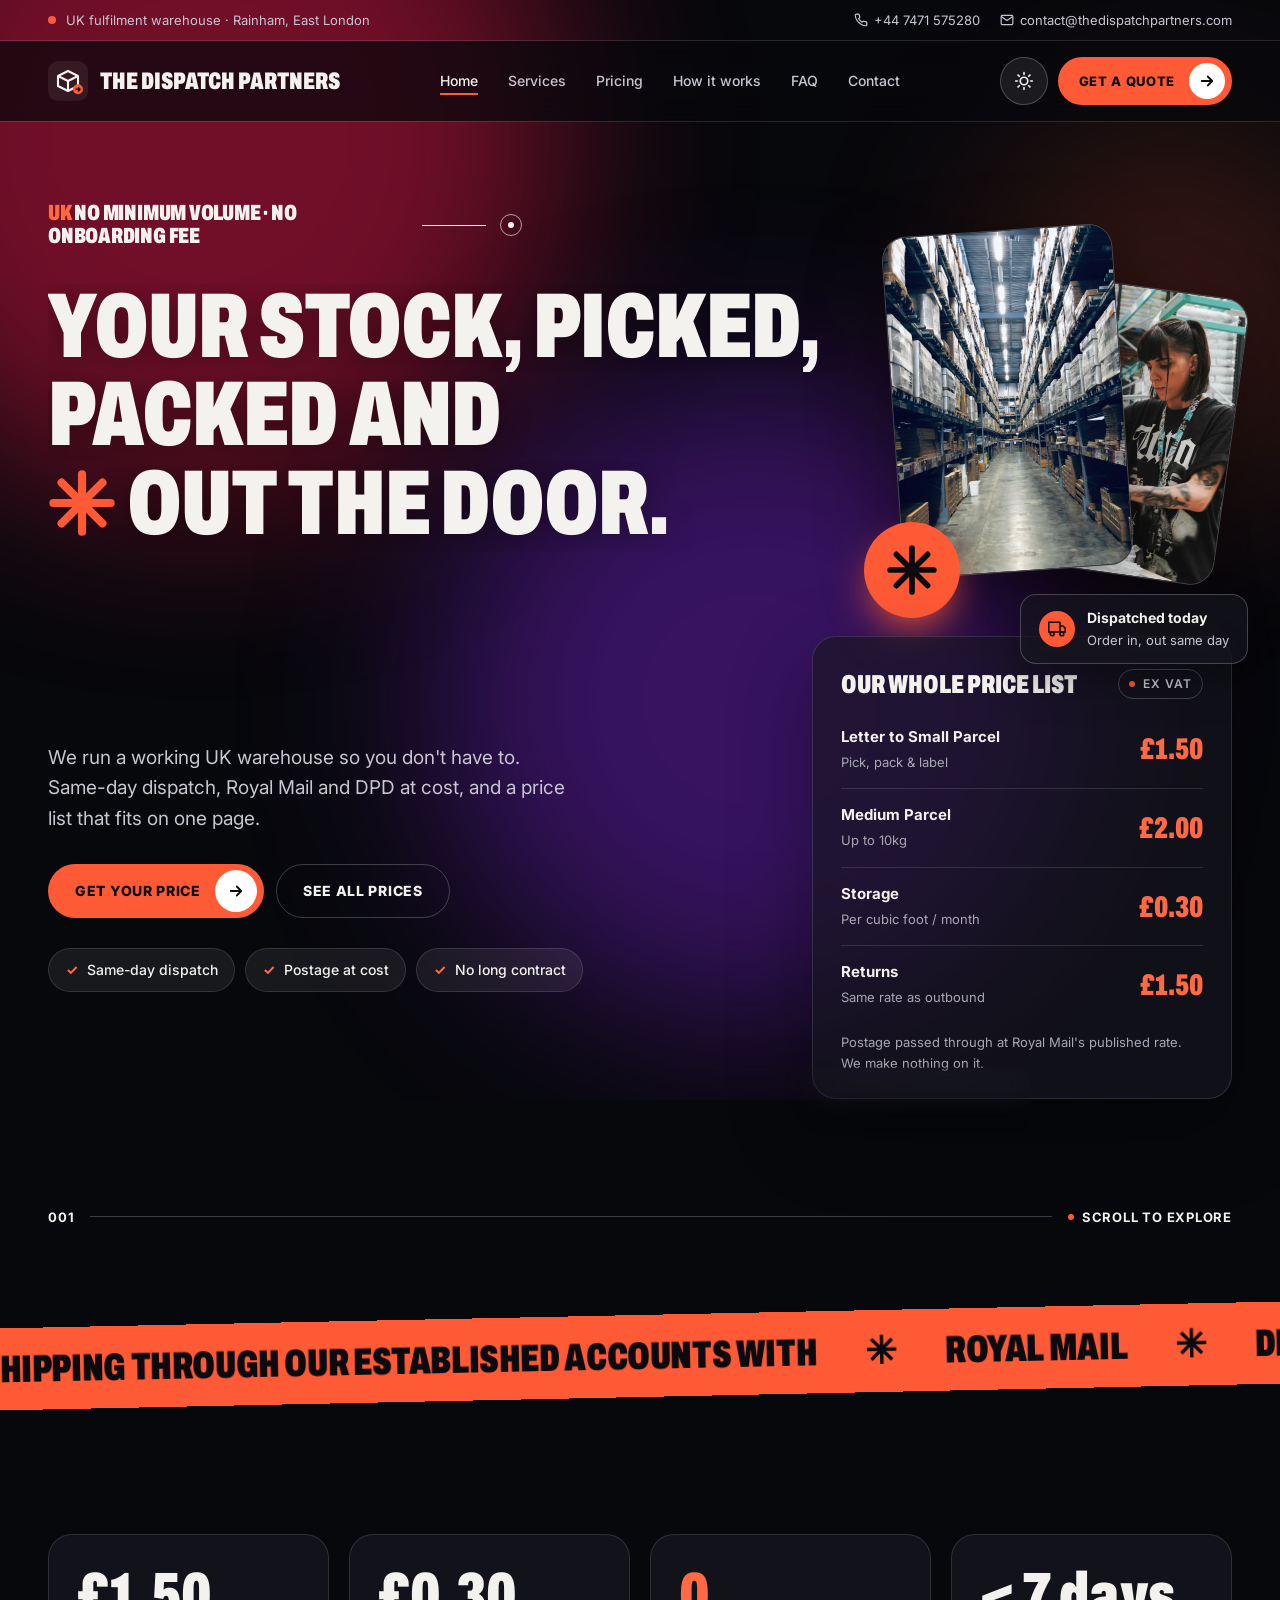
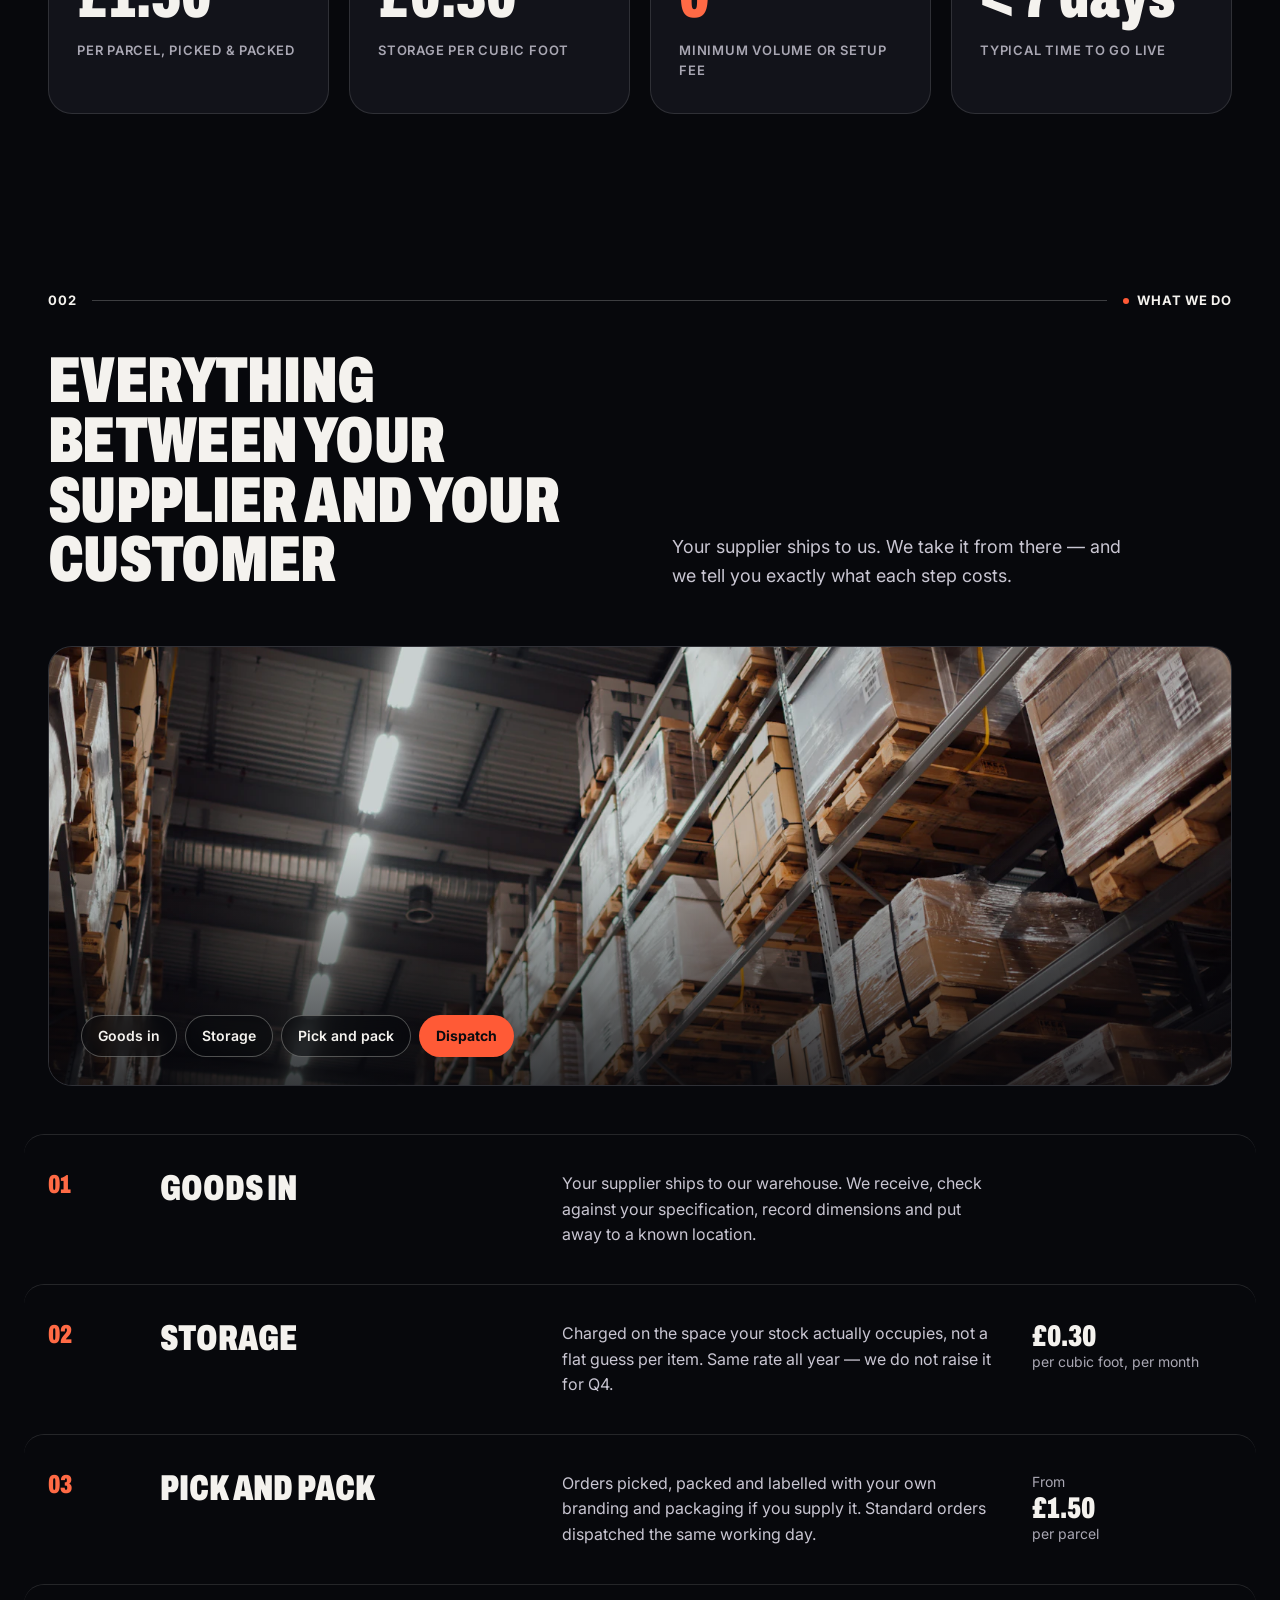
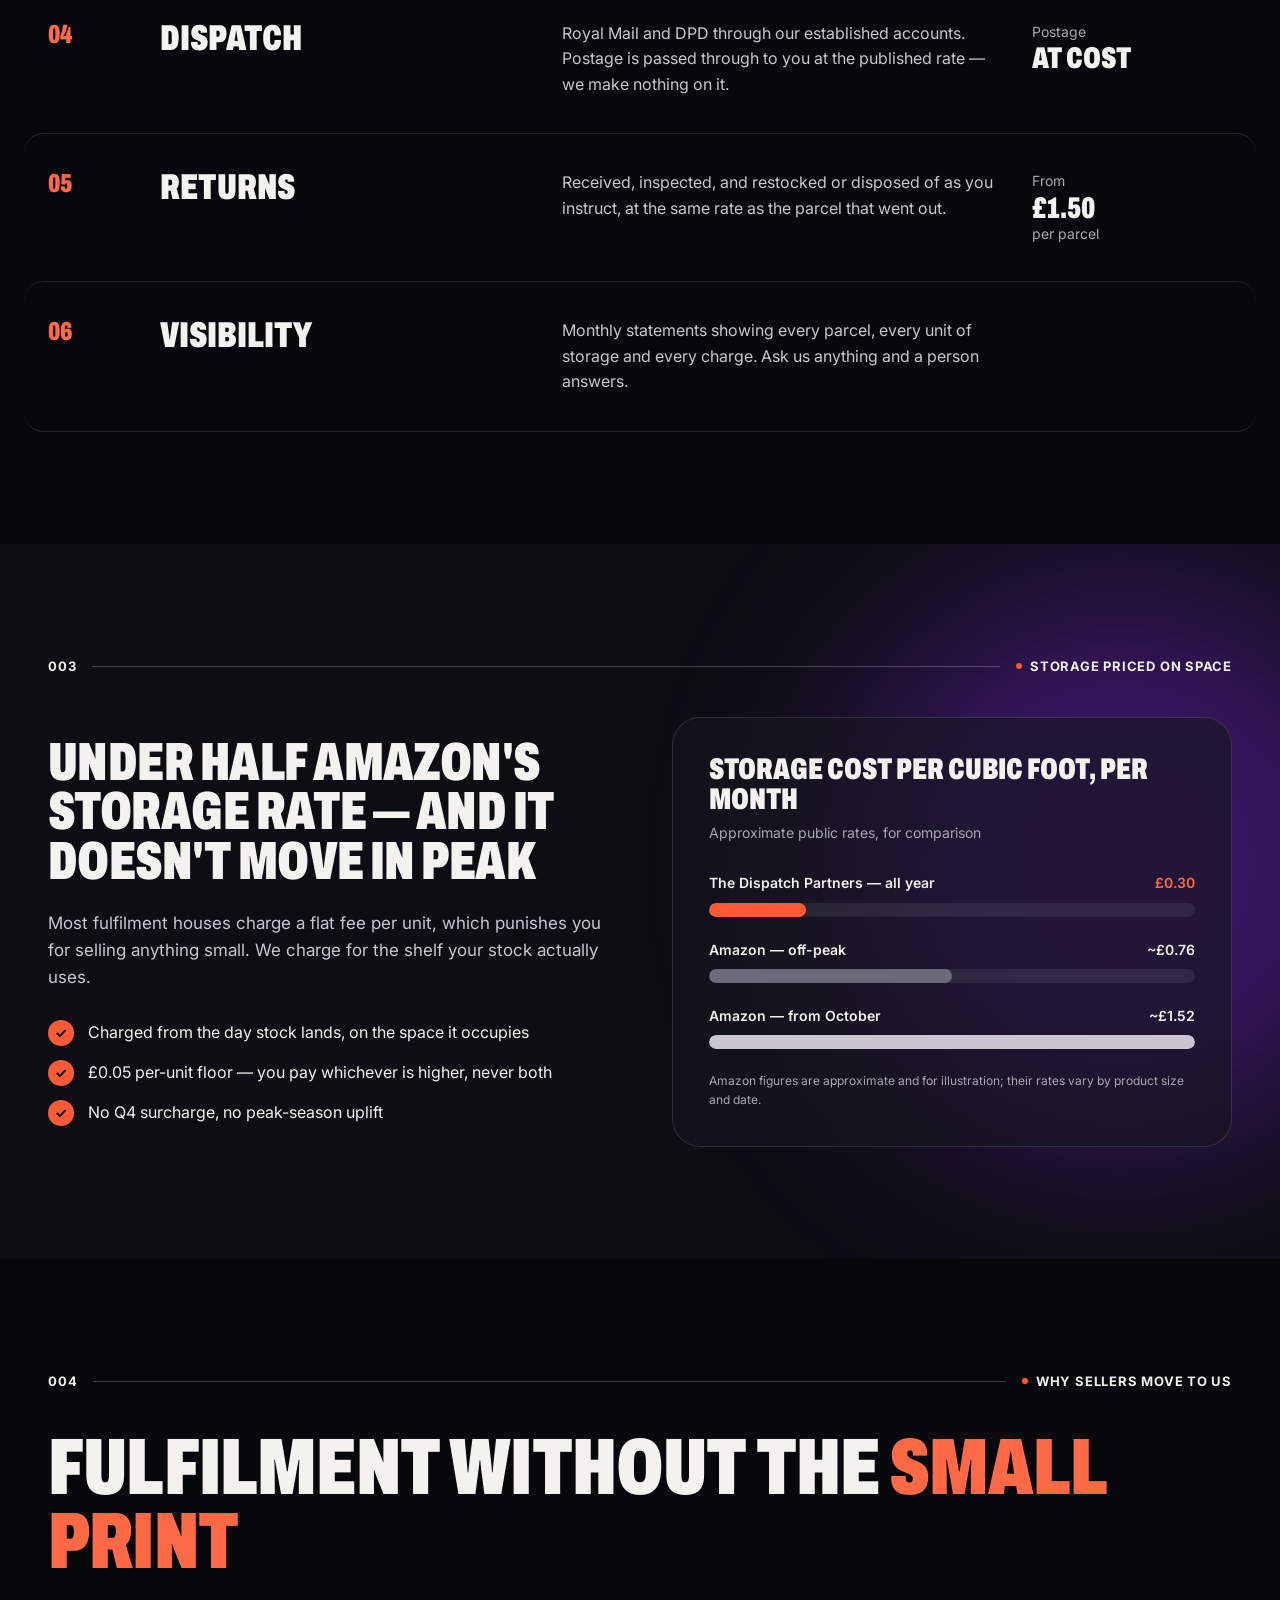
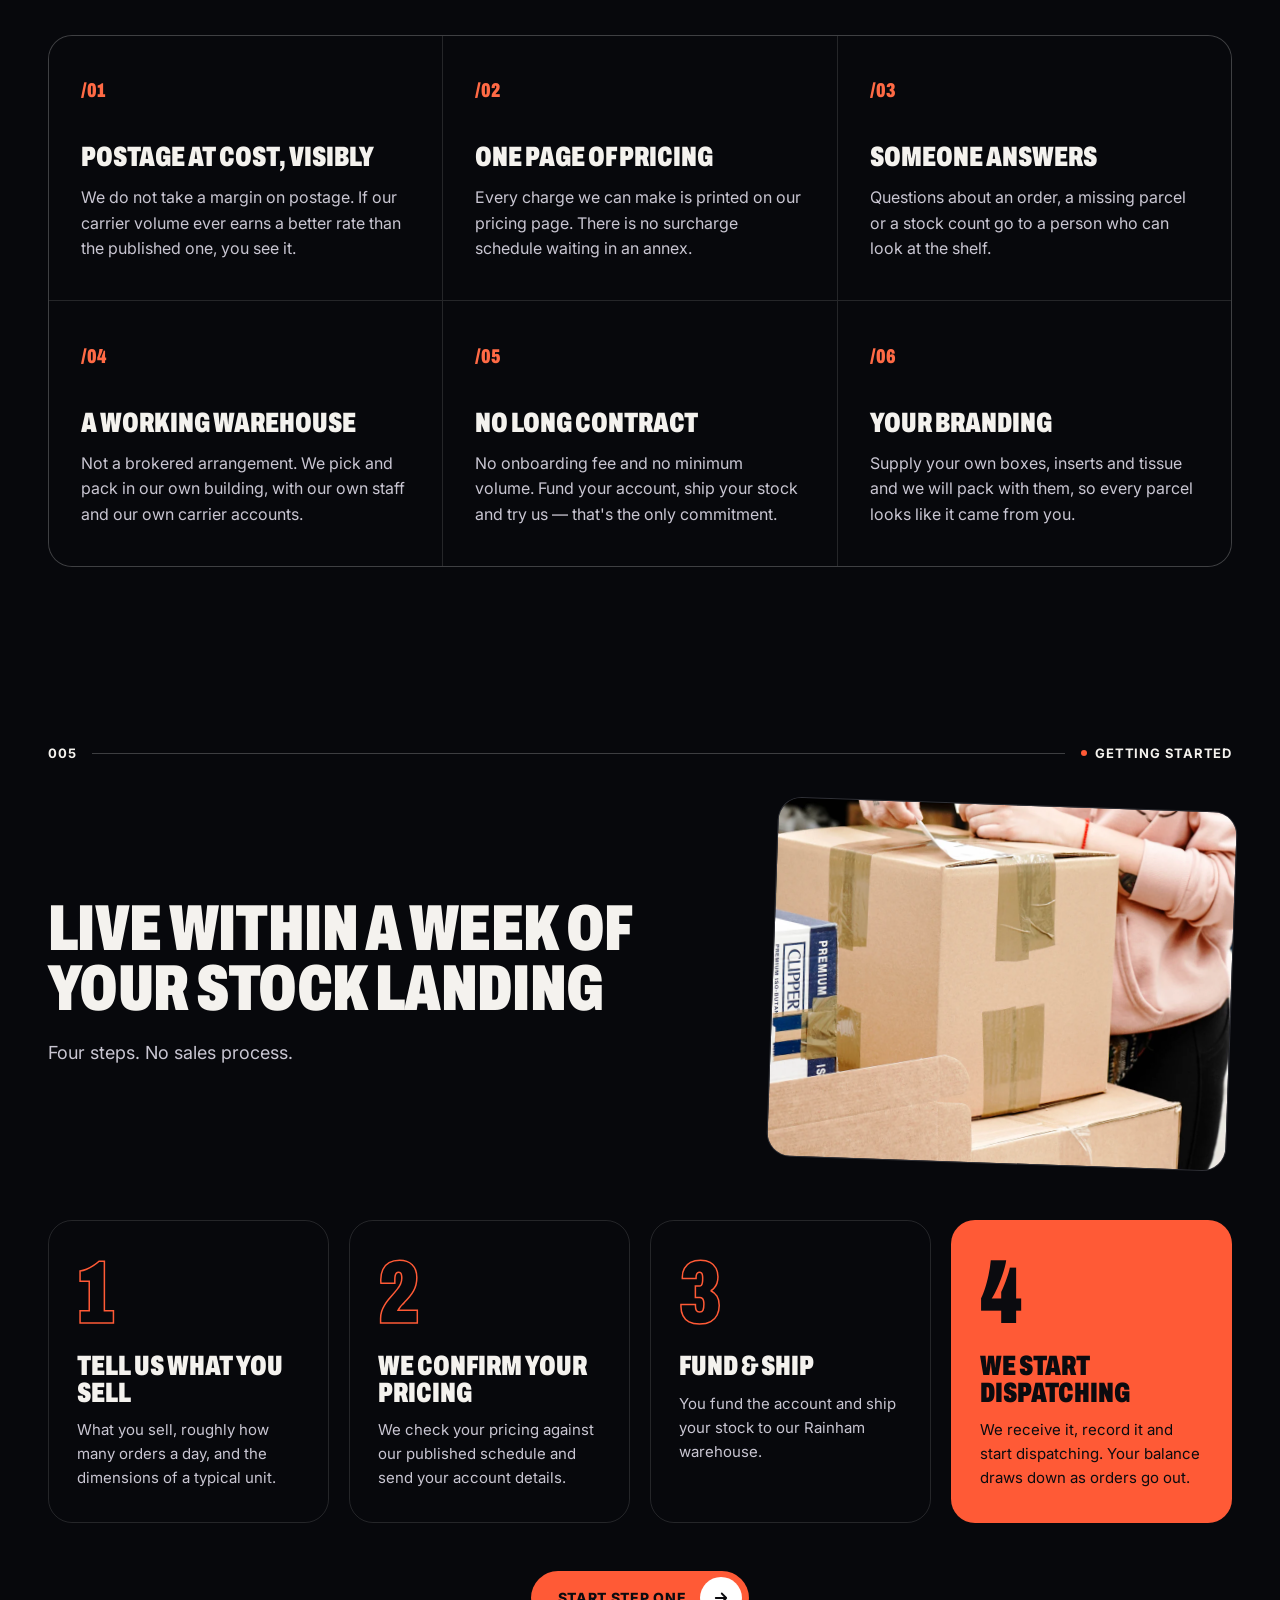
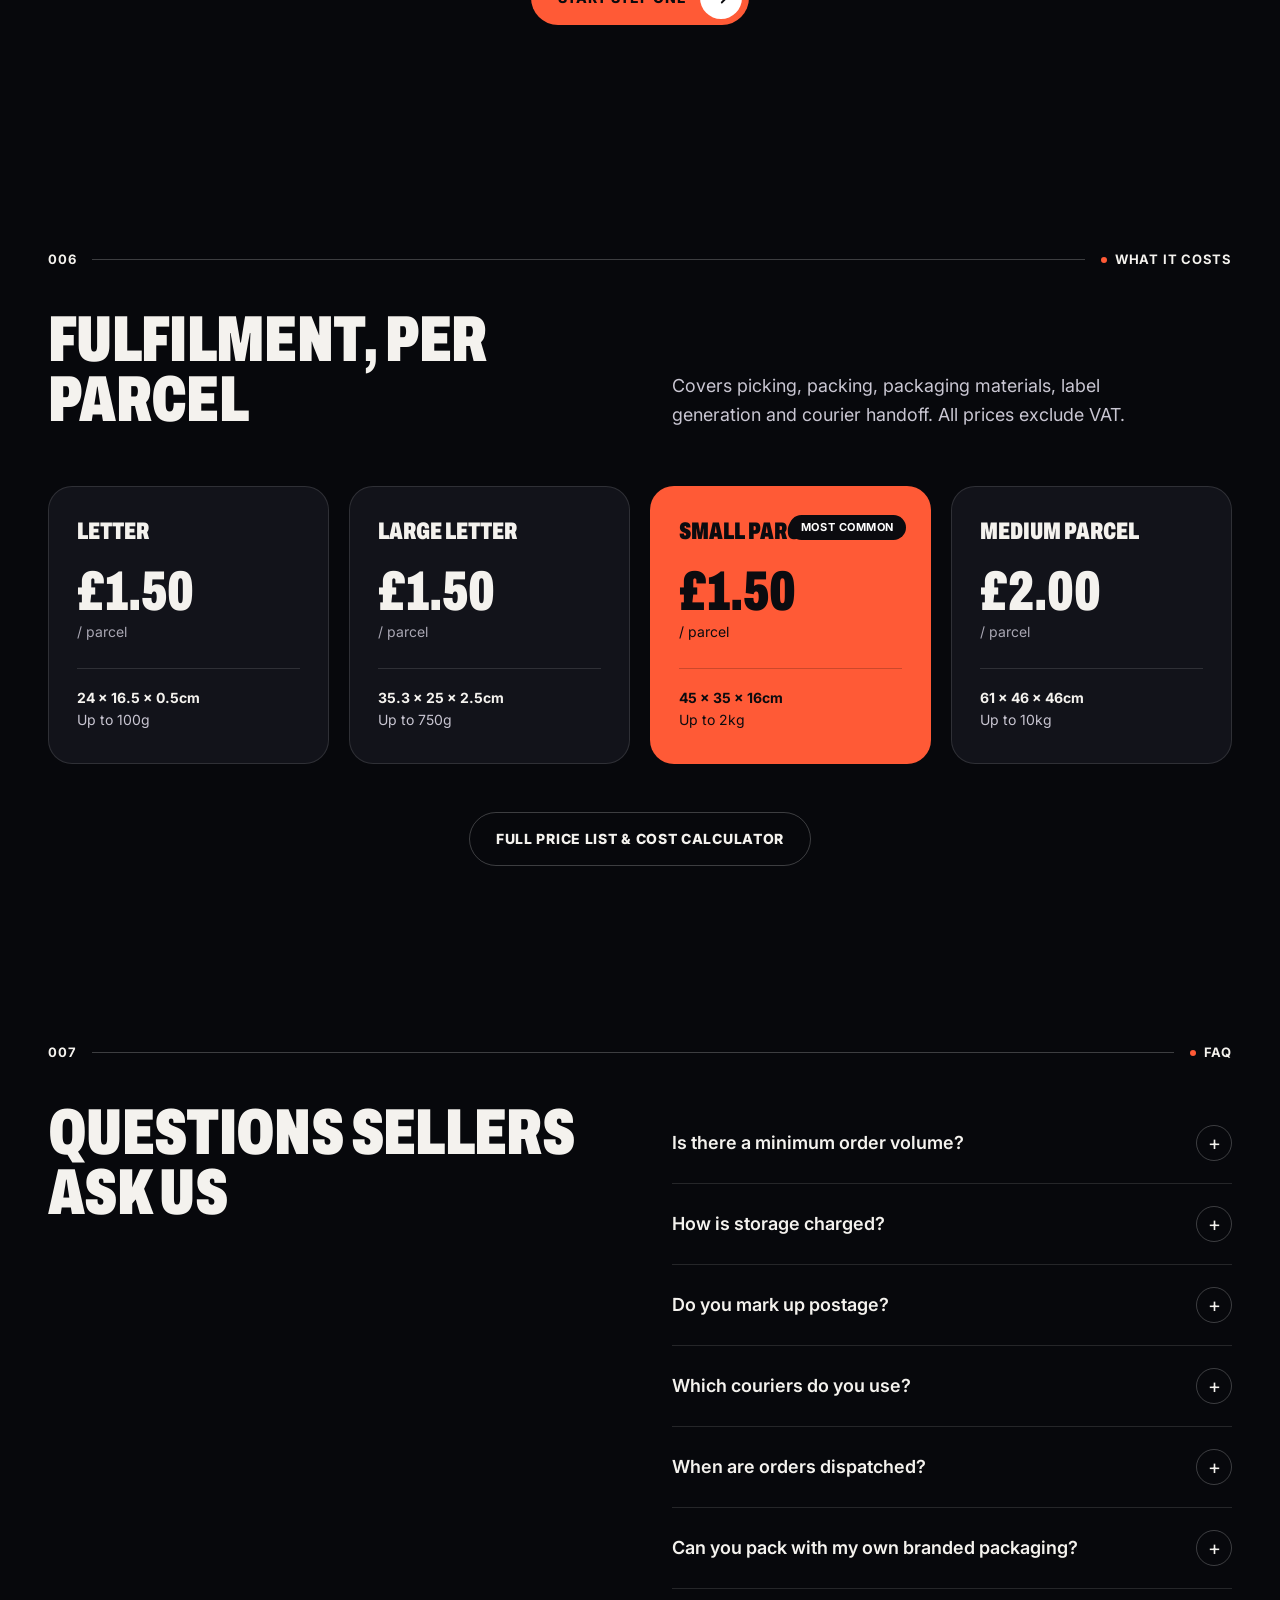
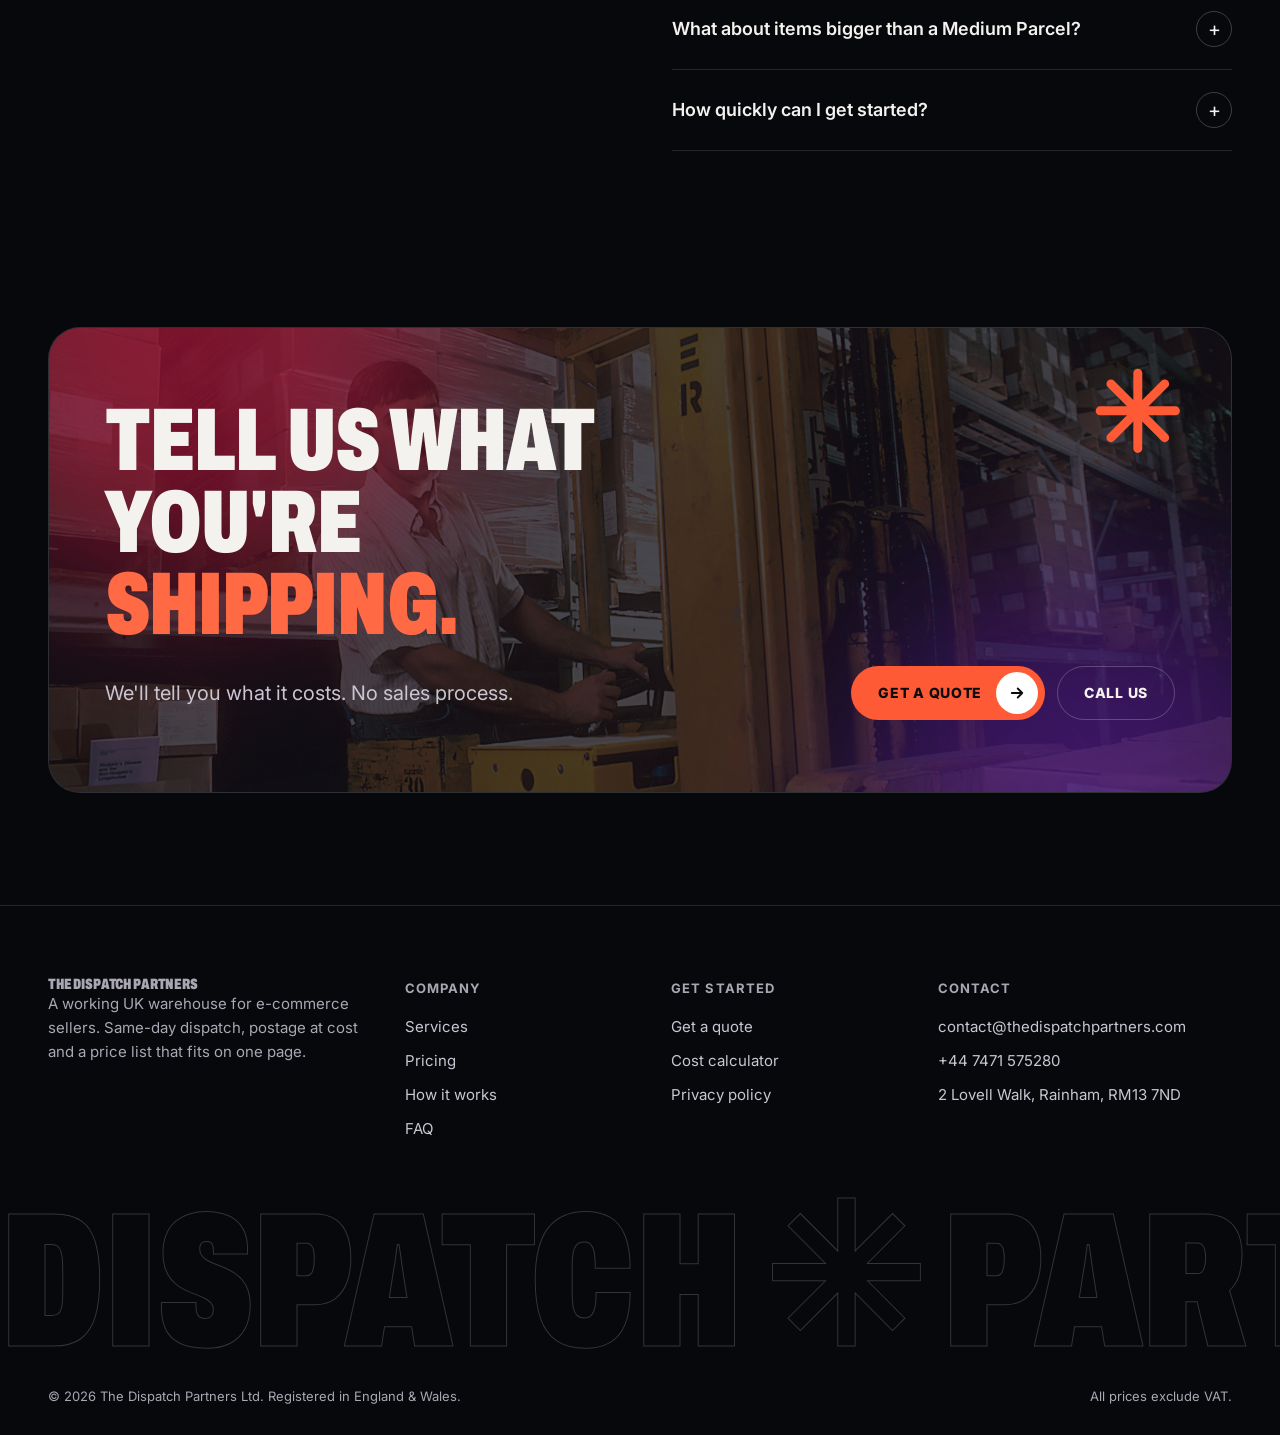
<file: index.html>
<!doctype html>
<html lang="en-GB">
<head>
  <meta charset="utf-8">
  <meta name="viewport" content="width=device-width, initial-scale=1">
  <title>UK E-commerce Fulfilment | The Dispatch Partners</title>
  <meta name="description" content="UK e-commerce fulfilment from our own warehouse in Rainham. Same-day dispatch, Royal Mail and DPD at cost, storage from £0.30 per cubic foot. No minimums, no onboarding fee, no long contract.">
  <link rel="canonical" href="https://thedispatchpartners.com/">
  <meta property="og:type" content="website">
  <meta property="og:title" content="The Dispatch Partners — UK E-commerce Fulfilment">
  <meta property="og:description" content="Your stock, picked, packed and out the door. Same-day dispatch, postage at cost and a price list that fits on one page.">
  <meta property="og:url" content="https://thedispatchpartners.com/">
  <meta name="theme-color" content="#07080c">
  <link rel="icon" href="assets/img/favicon.svg" type="image/svg+xml">
  <script>try{if(localStorage.getItem('tdp-theme')==='light')document.documentElement.setAttribute('data-theme','light')}catch(e){}</script>
  <link rel="preconnect" href="https://fonts.googleapis.com">
  <link rel="preconnect" href="https://fonts.gstatic.com" crossorigin>
  <link href="https://fonts.googleapis.com/css2?family=Archivo:wdth,wght@62..125,500..900&family=Inter:wght@400;500;600;700;800&display=swap" rel="stylesheet">
  <link rel="stylesheet" href="assets/css/styles.css">
  <link rel="preload" as="image" href="assets/img/photos/warehouse-aisle.webp">
  <script type="application/ld+json">
  {
    "@context": "https://schema.org",
    "@type": "LocalBusiness",
    "name": "The Dispatch Partners Ltd",
    "description": "UK e-commerce fulfilment: storage, pick and pack, same-day dispatch and returns.",
    "url": "https://thedispatchpartners.com/",
    "email": "contact@thedispatchpartners.com",
    "telephone": "+447471575280",
    "address": {
      "@type": "PostalAddress",
      "streetAddress": "2 Lovell Walk",
      "addressLocality": "Rainham",
      "postalCode": "RM13 7ND",
      "addressCountry": "GB"
    }
  }
  </script>
</head>
<body>
  <a class="skip-link" href="#main">Skip to content</a>
  <div class="glow" aria-hidden="true"><span class="blob blob--1"></span><span class="blob blob--2"></span><span class="blob blob--3"></span></div>

  <div class="topbar">
    <div class="container">
      <span class="topbar__place"><span class="dot" aria-hidden="true"></span>UK fulfilment warehouse · Rainham, East London</span>
      <div class="topbar__links">
        <a href="tel:+447471575280"><svg viewBox="0 0 24 24" fill="none" stroke="currentColor" stroke-width="2" aria-hidden="true"><path d="M22 16.9v3a2 2 0 0 1-2.2 2 19.8 19.8 0 0 1-8.6-3.1 19.5 19.5 0 0 1-6-6A19.8 19.8 0 0 1 2.1 4.2 2 2 0 0 1 4.1 2h3a2 2 0 0 1 2 1.7c.1.9.4 1.8.7 2.7a2 2 0 0 1-.5 2.1L8 9.8a16 16 0 0 0 6 6l1.3-1.3a2 2 0 0 1 2.1-.4c.9.3 1.8.6 2.7.7a2 2 0 0 1 1.7 2z"/></svg>+44 7471 575280</a>
        <a href="mailto:contact@thedispatchpartners.com"><svg viewBox="0 0 24 24" fill="none" stroke="currentColor" stroke-width="2" aria-hidden="true"><rect x="2" y="4" width="20" height="16" rx="2"/><path d="m22 6-10 7L2 6"/></svg><span class="topbar__email-text">contact@thedispatchpartners.com</span><span class="visually-hidden">Email us</span></a>
      </div>
    </div>
  </div>

  <header class="header" id="header">
    <div class="container">
      <a class="logo" href="index.html" aria-label="The Dispatch Partners home">
        <svg class="logo__mark" viewBox="0 0 48 48" aria-hidden="true"><rect width="48" height="48" rx="12" fill="currentColor" fill-opacity=".08"/><path d="M12 18l12-6 12 6v12l-12 6-12-6z" fill="none" stroke="currentColor" stroke-width="2.5" stroke-linejoin="round"/><path d="M12 18l12 6 12-6M24 24v12" fill="none" stroke="currentColor" stroke-width="2.5" stroke-linejoin="round"/><circle cx="36" cy="34" r="6" fill="#ff5a36"/><path d="M33.5 34h5m-2-2 2 2-2 2" stroke="#0b0b0f" stroke-width="1.8" fill="none" stroke-linecap="round" stroke-linejoin="round"/></svg>
        <span class="logo__text">The Dispatch Partners</span>
      </a>
      <nav class="nav" id="nav" aria-label="Main">
        <ul class="nav__list">
          <li><a href="index.html" aria-current="page">Home</a></li>
          <li><a href="index.html#services">Services</a></li>
          <li><a href="pricing.html">Pricing</a></li>
          <li><a href="index.html#how-it-works">How it works</a></li>
          <li><a href="index.html#faq">FAQ</a></li>
          <li><a href="contact.html">Contact</a></li>
        </ul>
        <div class="nav__extra">
          <a class="btn btn--primary" href="contact.html">Get a quote<span class="btn__arrow"><svg viewBox="0 0 24 24" fill="none" stroke="currentColor" stroke-width="2.4" stroke-linecap="round" stroke-linejoin="round" aria-hidden="true"><path d="M5 12h14M13 6l6 6-6 6"/></svg></span></a>
          <p><a href="tel:+447471575280">+44 7471 575280</a><br><a href="mailto:contact@thedispatchpartners.com">contact@thedispatchpartners.com</a></p>
        </div>
      </nav>
      <div class="header__actions">
        <button class="icon-btn theme-toggle" id="themeToggle" type="button" aria-label="Switch to light mode">
          <svg class="icon-sun" viewBox="0 0 24 24" fill="none" stroke="currentColor" stroke-width="2" stroke-linecap="round" aria-hidden="true"><circle cx="12" cy="12" r="4.5"/><path d="M12 2v2M12 20v2M4.9 4.9l1.4 1.4M17.7 17.7l1.4 1.4M2 12h2M20 12h2M4.9 19.1l1.4-1.4M17.7 6.3l1.4-1.4"/></svg>
          <svg class="icon-moon" viewBox="0 0 24 24" fill="none" stroke="currentColor" stroke-width="2" stroke-linecap="round" stroke-linejoin="round" aria-hidden="true"><path d="M21 12.8A9 9 0 1 1 11.2 3a7 7 0 0 0 9.8 9.8z"/></svg>
        </button>
        <a class="btn btn--primary btn--sm header__quote" href="contact.html">Get a quote<span class="btn__arrow"><svg viewBox="0 0 24 24" fill="none" stroke="currentColor" stroke-width="2.4" stroke-linecap="round" stroke-linejoin="round" aria-hidden="true"><path d="M5 12h14M13 6l6 6-6 6"/></svg></span></a>
        <button class="icon-btn nav-toggle" id="navToggle" type="button" aria-label="Open menu" aria-expanded="false" aria-controls="nav">
          <svg class="icon-menu" viewBox="0 0 24 24" fill="none" stroke="currentColor" stroke-width="2" stroke-linecap="round" aria-hidden="true"><path d="M4 7h16M8 12h12M12 17h8"/></svg>
          <svg class="icon-close" viewBox="0 0 24 24" fill="none" stroke="currentColor" stroke-width="2" stroke-linecap="round" aria-hidden="true"><path d="M6 6l12 12M18 6 6 18"/></svg>
        </button>
      </div>
    </div>
  </header>

  <main id="main">
    <!-- Hero -->
    <section class="hero">
      <div class="container">
        <div class="hero__eyebrow fade-up">
          <p class="disp"><span class="accent">UK</span> No minimum volume · No onboarding fee</p>
          <span class="hero__eyebrow-line" aria-hidden="true"></span>
          <span class="hero__ring" aria-hidden="true"></span>
        </div>
        <h1 class="hero__title">
          <span class="line-mask"><span>Your stock, picked,</span></span>
          <span class="line-mask"><span>packed and</span></span>
          <span class="line-mask"><span class="line-mask__star"><svg class="star" viewBox="0 0 100 100" aria-hidden="true"><g stroke-width="12" stroke-linecap="round"><path d="M50 8v84"/><path d="M8 50h84"/><path d="M20 20l60 60"/><path d="M80 20 20 80"/></g></svg>out the door.</span></span>
        </h1>

        <div class="hero__stack fade-up" style="--d:.3s">
          <div class="float float--back"><div class="photo"><img src="assets/img/photos/packing-box.webp" alt="A woman taping a cardboard box in a warehouse" width="640" height="860"></div></div>
          <div class="float float--front"><div class="photo"><img src="assets/img/photos/warehouse-aisle.webp" alt="Warehouse aisle with tall racks of stock" width="720" height="960"></div></div>
          <div class="hero__badge" aria-hidden="true"><svg class="star" viewBox="0 0 100 100"><g stroke-width="11" stroke-linecap="round"><path d="M50 8v84"/><path d="M8 50h84"/><path d="M20 20l60 60"/><path d="M80 20 20 80"/></g></svg></div>
        </div>

        <div class="hero__row">
          <div class="hero__copy fade-up" style="--d:.45s">
            <p class="hero__lead">We run a working UK warehouse so you don't have to. Same-day dispatch, Royal Mail and DPD at cost, and a price list that fits on one page.</p>
            <div class="hero__cta">
              <a class="btn btn--primary" href="contact.html">Get your price<span class="btn__arrow"><svg viewBox="0 0 24 24" fill="none" stroke="currentColor" stroke-width="2.4" stroke-linecap="round" stroke-linejoin="round" aria-hidden="true"><path d="M5 12h14M13 6l6 6-6 6"/></svg></span></a>
              <a class="btn btn--ghost" href="pricing.html">See all prices</a>
            </div>
            <ul class="pill-list">
              <li class="pill"><svg viewBox="0 0 24 24" fill="none" stroke="currentColor" stroke-width="3.5" aria-hidden="true"><path d="m5 12 5 5L20 7"/></svg>Same-day dispatch</li>
              <li class="pill"><svg viewBox="0 0 24 24" fill="none" stroke="currentColor" stroke-width="3.5" aria-hidden="true"><path d="m5 12 5 5L20 7"/></svg>Postage at cost</li>
              <li class="pill"><svg viewBox="0 0 24 24" fill="none" stroke="currentColor" stroke-width="3.5" aria-hidden="true"><path d="m5 12 5 5L20 7"/></svg>No long contract</li>
            </ul>
          </div>

          <div class="price-panel fade-up" style="--d:.6s">
            <div class="float-chip float-chip--a" aria-hidden="true">
              <i><svg viewBox="0 0 24 24" fill="none" stroke="currentColor" stroke-width="2.2"><path d="M1 3h15v13H1zM16 8h4l3 3v5h-7"/><circle cx="5.5" cy="18.5" r="2.5"/><circle cx="18.5" cy="18.5" r="2.5"/></svg></i>
              <div><strong>Dispatched today</strong>Order in, out same day</div>
            </div>
            <div class="price-panel__card">
              <div class="price-panel__head">
                <h3>Our whole price list</h3>
                <span class="tag"><span class="dot" aria-hidden="true"></span>Ex VAT</span>
              </div>
              <ul class="price-rows">
                <li><span><strong>Letter to Small Parcel</strong><small>Pick, pack &amp; label</small></span><b>£1.50</b></li>
                <li><span><strong>Medium Parcel</strong><small>Up to 10kg</small></span><b>£2.00</b></li>
                <li><span><strong>Storage</strong><small>Per cubic foot / month</small></span><b>£0.30</b></li>
                <li><span><strong>Returns</strong><small>Same rate as outbound</small></span><b>£1.50</b></li>
              </ul>
              <p class="price-panel__foot">Postage passed through at Royal Mail's published rate. We make nothing on it.</p>
            </div>
            <div class="float-chip float-chip--b" aria-hidden="true">
              <i><svg viewBox="0 0 24 24" fill="none" stroke="currentColor" stroke-width="2.2"><path d="M12 2v20M17 5H9.5a3.5 3.5 0 0 0 0 7h5a3.5 3.5 0 0 1 0 7H6"/></svg></i>
              <div><strong>No Q4 price rise</strong>Same storage rate all year</div>
            </div>
          </div>
        </div>

        <div class="label-row hero__scroll fade-up" style="--d:.75s"><span>001</span><span class="label-row__line" aria-hidden="true"></span><span class="label-row__name">Scroll to explore</span></div>
      </div>
    </section>

    <!-- Carriers ticker -->
    <div class="ticker-clip">
    <div class="ticker" aria-label="Carriers">
      <div class="ticker__track disp">
        <span>Shipping through our established accounts with</span><span aria-hidden="true">✳</span><span>Royal Mail</span><span aria-hidden="true">✳</span><span>DPD</span><span aria-hidden="true">✳</span><span>Same-day dispatch</span><span aria-hidden="true">✳</span><span>Postage at cost</span><span aria-hidden="true">✳</span>
        <span aria-hidden="true">Shipping through our established accounts with</span><span aria-hidden="true">✳</span><span aria-hidden="true">Royal Mail</span><span aria-hidden="true">✳</span><span aria-hidden="true">DPD</span><span aria-hidden="true">✳</span><span aria-hidden="true">Same-day dispatch</span><span aria-hidden="true">✳</span><span aria-hidden="true">Postage at cost</span><span aria-hidden="true">✳</span>
      </div>
    </div>
    </div>

    <!-- Stats -->
    <section class="section section--tight" aria-label="Key numbers" style="padding-top: clamp(72px, 9vw, 112px)">
      <div class="container stats__grid">
        <div class="stat reveal"><strong>£<em data-count="1.50" data-decimals="2">1.50</em></strong><span>Per parcel, picked &amp; packed</span></div>
        <div class="stat reveal" style="--d:.08s"><strong>£<em data-count="0.30" data-decimals="2">0.30</em></strong><span>Storage per cubic foot</span></div>
        <div class="stat stat--accent reveal" style="--d:.16s"><strong><em data-count="0">0</em></strong><span>Minimum volume or setup fee</span></div>
        <div class="stat reveal" style="--d:.24s"><strong>&lt; <em data-count="7">7</em> days</strong><span>Typical time to go live</span></div>
      </div>
    </section>

    <!-- Services -->
    <section class="section section--tight" id="services">
      <div class="container">
        <div class="label-row reveal"><span>002</span><span class="label-row__line" aria-hidden="true"></span><span class="label-row__name">What we do</span></div>
        <div class="section-head reveal">
          <h2>Everything between your supplier and your customer</h2>
          <p>Your supplier ships to us. We take it from there — and we tell you exactly what each step costs.</p>
        </div>
        <div class="photo banner reveal">
          <img src="assets/img/photos/warehouse-shelves.webp" alt="Cardboard boxes stored on warehouse shelving" width="1600" height="800" loading="lazy">
          <div class="banner__tags"><span>Goods in</span><span>Storage</span><span>Pick and pack</span><span>Dispatch</span></div>
        </div>
        <div class="svc-list">
          <article class="svc reveal"><span class="svc__num">01</span><h3>Goods in</h3><p>Your supplier ships to our warehouse. We receive, check against your specification, record dimensions and put away to a known location.</p><span class="svc__meta"></span></article>
          <article class="svc reveal"><span class="svc__num">02</span><h3>Storage</h3><p>Charged on the space your stock actually occupies, not a flat guess per item. Same rate all year — we do not raise it for Q4.</p><span class="svc__meta"><strong>£0.30</strong>per cubic foot, per month</span></article>
          <article class="svc reveal"><span class="svc__num">03</span><h3>Pick and pack</h3><p>Orders picked, packed and labelled with your own branding and packaging if you supply it. Standard orders dispatched the same working day.</p><span class="svc__meta">From <strong>£1.50</strong>per parcel</span></article>
          <article class="svc reveal"><span class="svc__num">04</span><h3>Dispatch</h3><p>Royal Mail and DPD through our established accounts. Postage is passed through to you at the published rate — we make nothing on it.</p><span class="svc__meta">Postage <strong>at cost</strong></span></article>
          <article class="svc reveal"><span class="svc__num">05</span><h3>Returns</h3><p>Received, inspected, and restocked or disposed of as you instruct, at the same rate as the parcel that went out.</p><span class="svc__meta">From <strong>£1.50</strong>per parcel</span></article>
          <article class="svc reveal"><span class="svc__num">06</span><h3>Visibility</h3><p>Monthly statements showing every parcel, every unit of storage and every charge. Ask us anything and a person answers.</p><span class="svc__meta"></span></article>
        </div>
      </div>
    </section>

    <!-- Comparison -->
    <section class="section section--alt" id="why">
      <span class="blob blob--2" aria-hidden="true" style="left: auto; right: -120px; top: 40px; width: 560px; height: 560px"></span>
      <div class="container" style="position: relative">
        <div class="label-row reveal"><span>003</span><span class="label-row__line" aria-hidden="true"></span><span class="label-row__name">Storage priced on space</span></div>
        <div class="compare">
          <div class="reveal">
            <h2>Under half Amazon's storage rate — and it doesn't move in peak</h2>
            <p class="compare__lead">Most fulfilment houses charge a flat fee per unit, which punishes you for selling anything small. We charge for the shelf your stock actually uses.</p>
            <ul class="check-list">
              <li><span class="tick"><svg viewBox="0 0 24 24" fill="none" stroke="currentColor" stroke-width="3.5" aria-hidden="true"><path d="m5 12 5 5L20 7"/></svg></span><span>Charged from the day stock lands, on the space it occupies</span></li>
              <li><span class="tick"><svg viewBox="0 0 24 24" fill="none" stroke="currentColor" stroke-width="3.5" aria-hidden="true"><path d="m5 12 5 5L20 7"/></svg></span><span>£0.05 per-unit floor — you pay whichever is higher, never both</span></li>
              <li><span class="tick"><svg viewBox="0 0 24 24" fill="none" stroke="currentColor" stroke-width="3.5" aria-hidden="true"><path d="m5 12 5 5L20 7"/></svg></span><span>No Q4 surcharge, no peak-season uplift</span></li>
            </ul>
          </div>
          <div class="bars reveal" id="storageBars" style="--d:.1s">
            <h3>Storage cost per cubic foot, per month</h3>
            <p>Approximate public rates, for comparison</p>
            <div class="bar">
              <div class="bar__label"><span>The Dispatch Partners — all year</span><span class="accent">£0.30</span></div>
              <div class="bar__track"><div class="bar__fill bar__fill--us" data-width="20"></div></div>
            </div>
            <div class="bar">
              <div class="bar__label"><span>Amazon — off-peak</span><span>~£0.76</span></div>
              <div class="bar__track"><div class="bar__fill bar__fill--them" data-width="50"></div></div>
            </div>
            <div class="bar">
              <div class="bar__label"><span>Amazon — from October</span><span>~£1.52</span></div>
              <div class="bar__track"><div class="bar__fill bar__fill--peak" data-width="100"></div></div>
            </div>
            <small>Amazon figures are approximate and for illustration; their rates vary by product size and date.</small>
          </div>
        </div>
      </div>
    </section>

    <!-- Why us -->
    <section class="section">
      <div class="container">
        <div class="label-row reveal"><span>004</span><span class="label-row__line" aria-hidden="true"></span><span class="label-row__name">Why sellers move to us</span></div>
        <h2 class="big-title reveal">Fulfilment without the <span class="accent">small print</span></h2>
        <div class="cells reveal">
          <article class="cell"><span class="cell__num">/01</span><h3>Postage at cost, visibly</h3><p>We do not take a margin on postage. If our carrier volume ever earns a better rate than the published one, you see it.</p></article>
          <article class="cell"><span class="cell__num">/02</span><h3>One page of pricing</h3><p>Every charge we can make is printed on our pricing page. There is no surcharge schedule waiting in an annex.</p></article>
          <article class="cell"><span class="cell__num">/03</span><h3>Someone answers</h3><p>Questions about an order, a missing parcel or a stock count go to a person who can look at the shelf.</p></article>
          <article class="cell"><span class="cell__num">/04</span><h3>A working warehouse</h3><p>Not a brokered arrangement. We pick and pack in our own building, with our own staff and our own carrier accounts.</p></article>
          <article class="cell"><span class="cell__num">/05</span><h3>No long contract</h3><p>No onboarding fee and no minimum volume. Fund your account, ship your stock and try us — that's the only commitment.</p></article>
          <article class="cell"><span class="cell__num">/06</span><h3>Your branding</h3><p>Supply your own boxes, inserts and tissue and we will pack with them, so every parcel looks like it came from you.</p></article>
        </div>
      </div>
    </section>

    <!-- How it works -->
    <section class="section section--tight" id="how-it-works">
      <div class="container">
        <div class="label-row reveal"><span>005</span><span class="label-row__line" aria-hidden="true"></span><span class="label-row__name">Getting started</span></div>
        <div class="how-head reveal">
          <div>
            <h2>Live within a week of your stock landing</h2>
            <p>Four steps. No sales process.</p>
          </div>
          <div class="photo"><img src="assets/img/photos/labelling-parcel.webp" alt="Woman labeling a package" width="920" height="720" loading="lazy"></div>
        </div>
        <div class="steps">
          <div class="step reveal"><div class="step__num" aria-hidden="true">1</div><h3>Tell us what you sell</h3><p>What you sell, roughly how many orders a day, and the dimensions of a typical unit.</p></div>
          <div class="step reveal" style="--d:.08s"><div class="step__num" aria-hidden="true">2</div><h3>We confirm your pricing</h3><p>We check your pricing against our published schedule and send your account details.</p></div>
          <div class="step reveal" style="--d:.16s"><div class="step__num" aria-hidden="true">3</div><h3>Fund &amp; ship</h3><p>You fund the account and ship your stock to our Rainham warehouse.</p></div>
          <div class="step step--accent reveal" style="--d:.24s"><div class="step__num" aria-hidden="true">4</div><h3>We start dispatching</h3><p>We receive it, record it and start dispatching. Your balance draws down as orders go out.</p></div>
        </div>
        <div class="center reveal">
          <a class="btn btn--primary" href="contact.html">Start step one<span class="btn__arrow"><svg viewBox="0 0 24 24" fill="none" stroke="currentColor" stroke-width="2.4" stroke-linecap="round" stroke-linejoin="round" aria-hidden="true"><path d="M5 12h14M13 6l6 6-6 6"/></svg></span></a>
        </div>
      </div>
    </section>

    <!-- Pricing preview -->
    <section class="section" id="pricing">
      <div class="container">
        <div class="label-row reveal"><span>006</span><span class="label-row__line" aria-hidden="true"></span><span class="label-row__name">What it costs</span></div>
        <div class="section-head reveal">
          <h2>Fulfilment, per parcel</h2>
          <p>Covers picking, packing, packaging materials, label generation and courier handoff. All prices exclude VAT.</p>
        </div>
        <div class="price-grid">
          <div class="price-card reveal"><h3>Letter</h3><div class="price-card__amount">£1.50</div><div class="price-card__per">/ parcel</div><div class="price-card__spec"><strong>24 × 16.5 × 0.5cm</strong>Up to 100g</div></div>
          <div class="price-card reveal" style="--d:.08s"><h3>Large Letter</h3><div class="price-card__amount">£1.50</div><div class="price-card__per">/ parcel</div><div class="price-card__spec"><strong>35.3 × 25 × 2.5cm</strong>Up to 750g</div></div>
          <div class="price-card price-card--featured reveal" style="--d:.16s"><span class="price-card__tag">Most common</span><h3>Small Parcel</h3><div class="price-card__amount">£1.50</div><div class="price-card__per">/ parcel</div><div class="price-card__spec"><strong>45 × 35 × 16cm</strong>Up to 2kg</div></div>
          <div class="price-card reveal" style="--d:.24s"><h3>Medium Parcel</h3><div class="price-card__amount">£2.00</div><div class="price-card__per">/ parcel</div><div class="price-card__spec"><strong>61 × 46 × 46cm</strong>Up to 10kg</div></div>
        </div>
        <div class="center reveal">
          <a class="btn btn--ghost" href="pricing.html">Full price list &amp; cost calculator</a>
        </div>
      </div>
    </section>

    <!-- FAQ -->
    <section class="section section--tight" id="faq">
      <div class="container">
        <div class="label-row reveal"><span>007</span><span class="label-row__line" aria-hidden="true"></span><span class="label-row__name">FAQ</span></div>
        <div class="faq-layout">
          <h2 class="reveal">Questions sellers ask us</h2>
          <div class="faq reveal">
            <details>
              <summary>Is there a minimum order volume?</summary>
              <div><p>No. There is no minimum volume, no onboarding fee and no long contract. You fund your account before stock arrives and the balance draws down as orders go out — that is the only commitment we ask for.</p></div>
            </details>
            <details>
              <summary>How is storage charged?</summary>
              <div><p>£0.30 per cubic foot per month, on the space your stock actually occupies, from the day it lands. There is a £0.05 per-unit minimum that applies only where the volume calculation falls below it — you pay whichever is higher, never both. The rate is the same all year, including Q4.</p></div>
            </details>
            <details>
              <summary>Do you mark up postage?</summary>
              <div><p>No. Postage is passed straight through at Royal Mail's published online rate. Postage is VAT-exempt and recharged at cost; VAT applies only to our own fulfilment and storage charges.</p></div>
            </details>
            <details>
              <summary>Which couriers do you use?</summary>
              <div><p>Royal Mail and DPD, through our own established accounts. If you'd rather buy your own labels, you can — or we'll generate them for £0.10 per label.</p></div>
            </details>
            <details>
              <summary>When are orders dispatched?</summary>
              <div><p>Standard orders are dispatched the same working day.</p></div>
            </details>
            <details>
              <summary>Can you pack with my own branded packaging?</summary>
              <div><p>Yes. If you supply your own boxes, mailers or inserts, we'll pick, pack and label with them.</p></div>
            </details>
            <details>
              <summary>What about items bigger than a Medium Parcel?</summary>
              <div><p>Tell us the dimensions and weight and we'll price it for you. Use the <a href="contact.html">quote form</a> and choose "Larger than Medium".</p></div>
            </details>
            <details>
              <summary>How quickly can I get started?</summary>
              <div><p>Most sellers are live within a week of their stock landing at our warehouse.</p></div>
            </details>
          </div>
        </div>
      </div>
    </section>

    <!-- CTA -->
    <section class="section section--tight">
      <div class="container">
        <div class="cta-band reveal">
          <img class="cta-band__photo" src="assets/img/photos/forklift.webp" alt="" width="1600" height="900" loading="lazy">
          <span class="blob blob--1" aria-hidden="true"></span>
          <span class="blob blob--2" aria-hidden="true"></span>
          <svg class="star cta-band__star" viewBox="0 0 100 100" aria-hidden="true"><g stroke-width="10" stroke-linecap="round"><path d="M50 8v84"/><path d="M8 50h84"/><path d="M20 20l60 60"/><path d="M80 20 20 80"/></g></svg>
          <h2>Tell us what you're <span class="accent">shipping.</span></h2>
          <div class="cta-band__row">
            <p>We'll tell you what it costs. No sales process.</p>
            <div class="cta-band__actions">
              <a class="btn btn--primary" href="contact.html">Get a quote<span class="btn__arrow"><svg viewBox="0 0 24 24" fill="none" stroke="currentColor" stroke-width="2.4" stroke-linecap="round" stroke-linejoin="round" aria-hidden="true"><path d="M5 12h14M13 6l6 6-6 6"/></svg></span></a>
              <a class="btn btn--ghost" href="tel:+447471575280">Call us</a>
            </div>
          </div>
        </div>
      </div>
    </section>
  </main>

  <footer class="footer">
    <div class="container">
      <div class="footer__grid">
        <div>
          <p class="disp footer__brand">The Dispatch Partners</p>
          <p>A working UK warehouse for e-commerce sellers. Same-day dispatch, postage at cost and a price list that fits on one page.</p>
        </div>
        <div>
          <h4>Company</h4>
          <ul>
            <li><a href="index.html#services">Services</a></li>
            <li><a href="pricing.html">Pricing</a></li>
            <li><a href="index.html#how-it-works">How it works</a></li>
            <li><a href="index.html#faq">FAQ</a></li>
          </ul>
        </div>
        <div>
          <h4>Get started</h4>
          <ul>
            <li><a href="contact.html">Get a quote</a></li>
            <li><a href="pricing.html#calculator">Cost calculator</a></li>
            <li><a href="privacy.html">Privacy policy</a></li>
          </ul>
        </div>
        <div>
          <h4>Contact</h4>
          <ul>
            <li><a href="mailto:contact@thedispatchpartners.com">contact@thedispatchpartners.com</a></li>
            <li><a href="tel:+447471575280">+44 7471 575280</a></li>
            <li>2 Lovell Walk, Rainham, RM13 7ND</li>
          </ul>
        </div>
      </div>
    </div>
    <div class="footer__word disp" aria-hidden="true">Dispatch ✳ Partners</div>
    <div class="container footer__bottom">
      <span>&copy; <span data-year>2026</span> The Dispatch Partners Ltd. Registered in England &amp; Wales.</span>
      <span>All prices exclude VAT.</span>
    </div>
  </footer>

  <button class="back-top" id="backTop" type="button" aria-label="Back to top"><svg viewBox="0 0 24 24" fill="none" stroke="currentColor" stroke-width="2.5" stroke-linecap="round" aria-hidden="true"><path d="M12 19V5M5 12l7-7 7 7"/></svg></button>
  <script src="assets/js/main.js" defer></script>
</body>
</html>
</file>
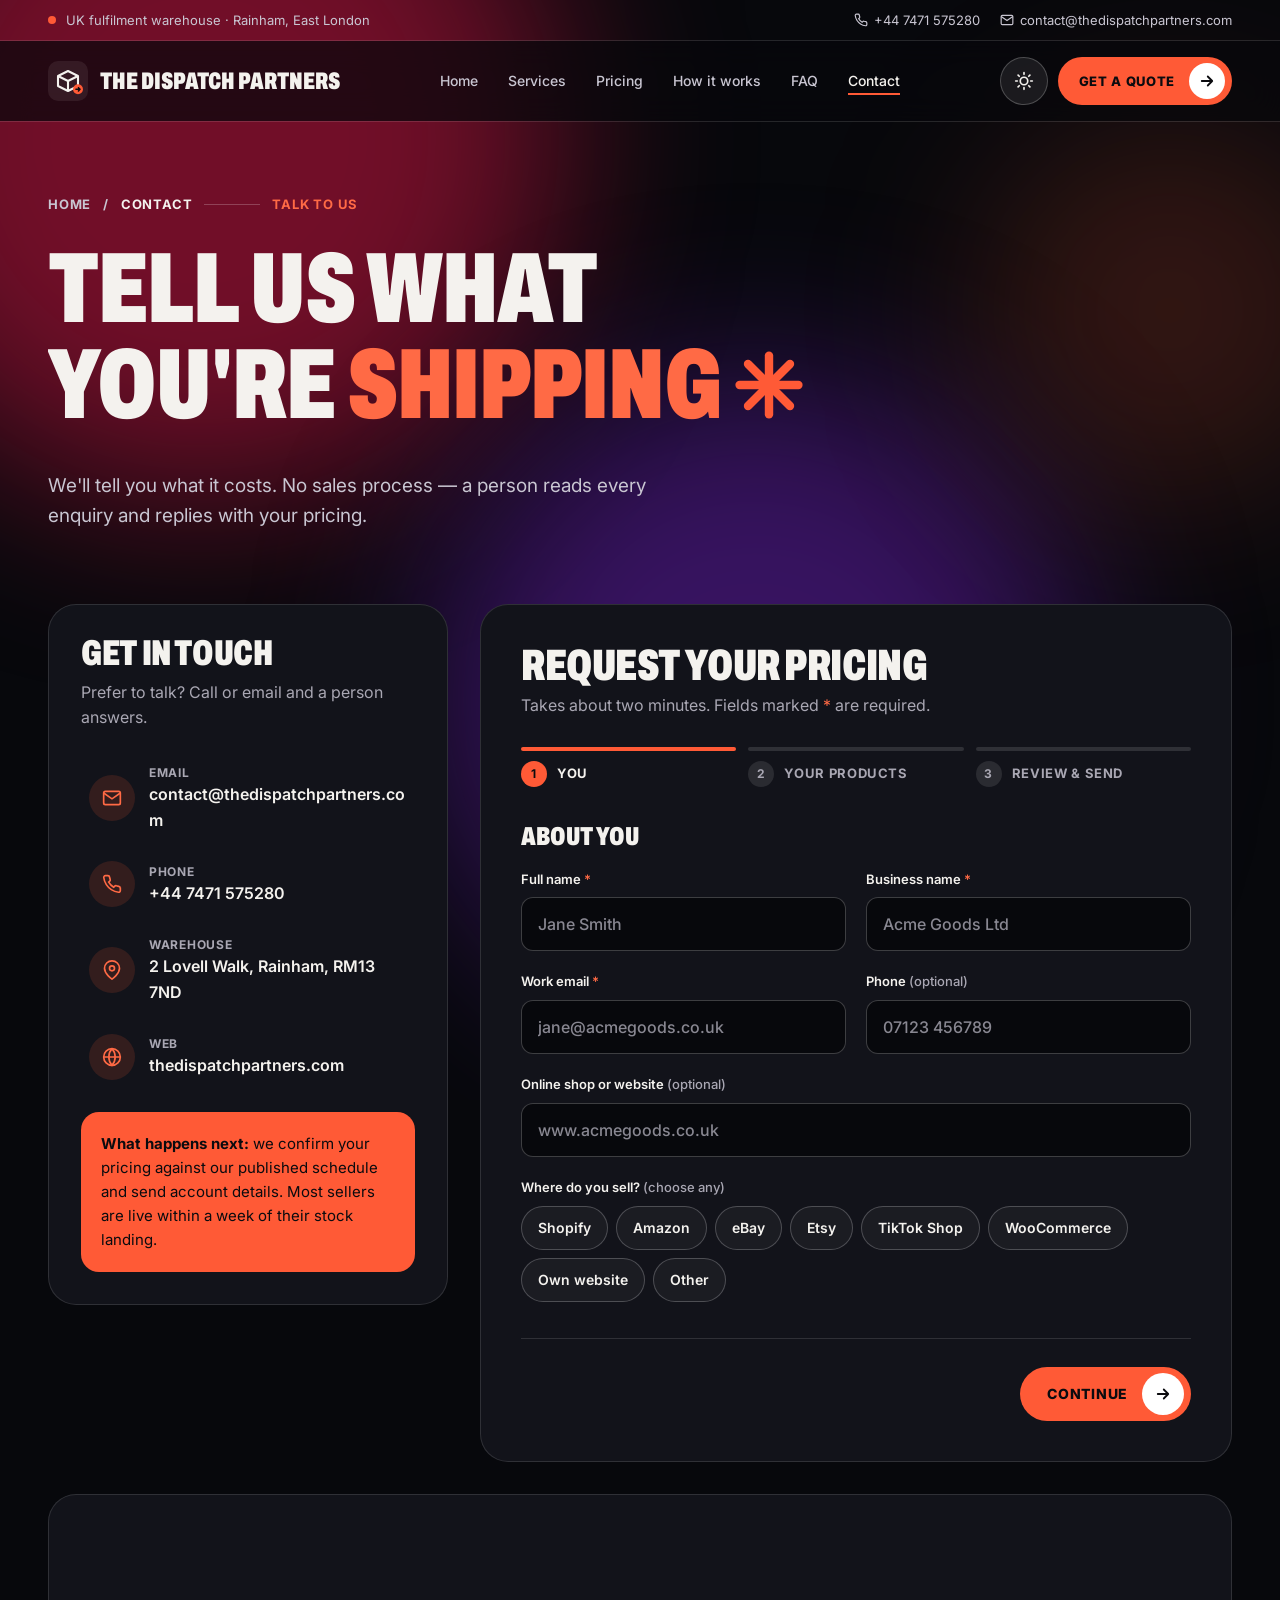
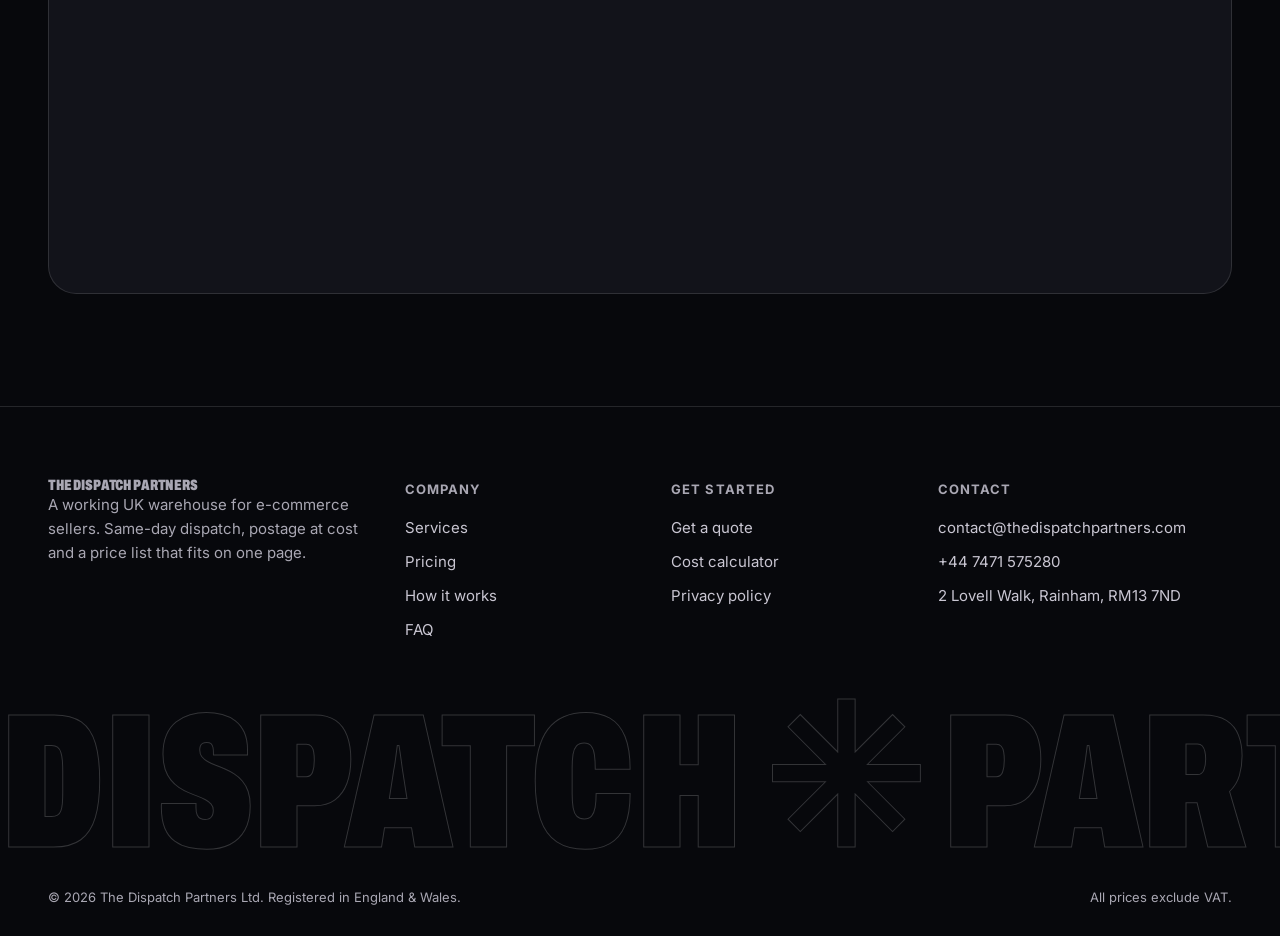
<file: contact.html>
<!doctype html>
<html lang="en-GB">
<head>
  <meta charset="utf-8">
  <meta name="viewport" content="width=device-width, initial-scale=1">
  <title>Get a Quote | The Dispatch Partners</title>
  <meta name="description" content="Tell us what you ship and we will tell you what it costs. Request fulfilment pricing from our Rainham warehouse — no sales process.">
  <link rel="canonical" href="https://thedispatchpartners.com/contact.html">
  <meta property="og:type" content="website">
  <meta property="og:title" content="Get a Quote | The Dispatch Partners">
  <meta property="og:description" content="Tell us what you ship and we will tell you what it costs. Request fulfilment pricing from our Rainham warehouse — no sales process.">
  <meta property="og:url" content="https://thedispatchpartners.com/contact.html">
  <meta name="theme-color" content="#07080c">
  <link rel="icon" href="assets/img/favicon.svg" type="image/svg+xml">
  <script>try{if(localStorage.getItem('tdp-theme')==='light')document.documentElement.setAttribute('data-theme','light')}catch(e){}</script>
  <link rel="preconnect" href="https://fonts.googleapis.com">
  <link rel="preconnect" href="https://fonts.gstatic.com" crossorigin>
  <link href="https://fonts.googleapis.com/css2?family=Archivo:wdth,wght@62..125,500..900&family=Inter:wght@400;500;600;700;800&display=swap" rel="stylesheet">
  <link rel="stylesheet" href="assets/css/styles.css">
</head>
<body>
  <a class="skip-link" href="#main">Skip to content</a>
  <div class="glow" aria-hidden="true"><span class="blob blob--1"></span><span class="blob blob--2"></span><span class="blob blob--3"></span></div>

  <div class="topbar">
    <div class="container">
      <span class="topbar__place"><span class="dot" aria-hidden="true"></span>UK fulfilment warehouse · Rainham, East London</span>
      <div class="topbar__links">
        <a href="tel:+447471575280"><svg viewBox="0 0 24 24" fill="none" stroke="currentColor" stroke-width="2" aria-hidden="true"><path d="M22 16.9v3a2 2 0 0 1-2.2 2 19.8 19.8 0 0 1-8.6-3.1 19.5 19.5 0 0 1-6-6A19.8 19.8 0 0 1 2.1 4.2 2 2 0 0 1 4.1 2h3a2 2 0 0 1 2 1.7c.1.9.4 1.8.7 2.7a2 2 0 0 1-.5 2.1L8 9.8a16 16 0 0 0 6 6l1.3-1.3a2 2 0 0 1 2.1-.4c.9.3 1.8.6 2.7.7a2 2 0 0 1 1.7 2z"/></svg>+44 7471 575280</a>
        <a href="mailto:contact@thedispatchpartners.com"><svg viewBox="0 0 24 24" fill="none" stroke="currentColor" stroke-width="2" aria-hidden="true"><rect x="2" y="4" width="20" height="16" rx="2"/><path d="m22 6-10 7L2 6"/></svg><span class="topbar__email-text">contact@thedispatchpartners.com</span><span class="visually-hidden">Email us</span></a>
      </div>
    </div>
  </div>

  <header class="header" id="header">
    <div class="container">
      <a class="logo" href="index.html" aria-label="The Dispatch Partners home">
        <svg class="logo__mark" viewBox="0 0 48 48" aria-hidden="true"><rect width="48" height="48" rx="12" fill="currentColor" fill-opacity=".08"/><path d="M12 18l12-6 12 6v12l-12 6-12-6z" fill="none" stroke="currentColor" stroke-width="2.5" stroke-linejoin="round"/><path d="M12 18l12 6 12-6M24 24v12" fill="none" stroke="currentColor" stroke-width="2.5" stroke-linejoin="round"/><circle cx="36" cy="34" r="6" fill="#ff5a36"/><path d="M33.5 34h5m-2-2 2 2-2 2" stroke="#0b0b0f" stroke-width="1.8" fill="none" stroke-linecap="round" stroke-linejoin="round"/></svg>
        <span class="logo__text">The Dispatch Partners</span>
      </a>
      <nav class="nav" id="nav" aria-label="Main">
        <ul class="nav__list">
          <li><a href="index.html">Home</a></li>
          <li><a href="index.html#services">Services</a></li>
          <li><a href="pricing.html">Pricing</a></li>
          <li><a href="index.html#how-it-works">How it works</a></li>
          <li><a href="index.html#faq">FAQ</a></li>
          <li><a href="contact.html" aria-current="page">Contact</a></li>
        </ul>
        <div class="nav__extra">
          <a class="btn btn--primary" href="contact.html">Get a quote<span class="btn__arrow"><svg viewBox="0 0 24 24" fill="none" stroke="currentColor" stroke-width="2.4" stroke-linecap="round" stroke-linejoin="round" aria-hidden="true"><path d="M5 12h14M13 6l6 6-6 6"/></svg></span></a>
          <p><a href="tel:+447471575280">+44 7471 575280</a><br><a href="mailto:contact@thedispatchpartners.com">contact@thedispatchpartners.com</a></p>
        </div>
      </nav>
      <div class="header__actions">
        <button class="icon-btn theme-toggle" id="themeToggle" type="button" aria-label="Switch to light mode">
          <svg class="icon-sun" viewBox="0 0 24 24" fill="none" stroke="currentColor" stroke-width="2" stroke-linecap="round" aria-hidden="true"><circle cx="12" cy="12" r="4.5"/><path d="M12 2v2M12 20v2M4.9 4.9l1.4 1.4M17.7 17.7l1.4 1.4M2 12h2M20 12h2M4.9 19.1l1.4-1.4M17.7 6.3l1.4-1.4"/></svg>
          <svg class="icon-moon" viewBox="0 0 24 24" fill="none" stroke="currentColor" stroke-width="2" stroke-linecap="round" stroke-linejoin="round" aria-hidden="true"><path d="M21 12.8A9 9 0 1 1 11.2 3a7 7 0 0 0 9.8 9.8z"/></svg>
        </button>
        <a class="btn btn--primary btn--sm header__quote" href="contact.html">Get a quote<span class="btn__arrow"><svg viewBox="0 0 24 24" fill="none" stroke="currentColor" stroke-width="2.4" stroke-linecap="round" stroke-linejoin="round" aria-hidden="true"><path d="M5 12h14M13 6l6 6-6 6"/></svg></span></a>
        <button class="icon-btn nav-toggle" id="navToggle" type="button" aria-label="Open menu" aria-expanded="false" aria-controls="nav">
          <svg class="icon-menu" viewBox="0 0 24 24" fill="none" stroke="currentColor" stroke-width="2" stroke-linecap="round" aria-hidden="true"><path d="M4 7h16M8 12h12M12 17h8"/></svg>
          <svg class="icon-close" viewBox="0 0 24 24" fill="none" stroke="currentColor" stroke-width="2" stroke-linecap="round" aria-hidden="true"><path d="M6 6l12 12M18 6 6 18"/></svg>
        </button>
      </div>
    </div>
  </header>

  <main id="main">
    <section class="page-hero">
      <div class="container">
        <div class="breadcrumb fade-up"><a href="index.html">Home</a><span aria-hidden="true">/</span><span class="breadcrumb__here">Contact</span><span class="breadcrumb__line" aria-hidden="true"></span><span class="accent">Talk to us</span></div>
        <h1>
          <span class="line-mask"><span>Tell us what</span></span>
          <span class="line-mask"><span class="line-mask__star">you're <span class="accent">shipping</span><svg class="star" viewBox="0 0 100 100" aria-hidden="true"><g stroke-width="12" stroke-linecap="round"><path d="M50 8v84"/><path d="M8 50h84"/><path d="M20 20l60 60"/><path d="M80 20 20 80"/></g></svg></span></span>
        </h1>
        <p class="page-hero__lead fade-up" style="--d:.45s">We'll tell you what it costs. No sales process — a person reads every enquiry and replies with your pricing.</p>
      </div>
    </section>

    <section class="section section--tight" style="padding-top: 0" id="quote">
      <div class="container">
        <div class="contact">
          <aside class="contact-info fade-up" style="--d:.55s">
            <h2>Get in touch</h2>
            <p>Prefer to talk? Call or email and a person answers.</p>
            <ul>
              <li><i><svg viewBox="0 0 24 24" fill="none" stroke="currentColor" stroke-width="2" aria-hidden="true"><rect x="2" y="4" width="20" height="16" rx="2"/><path d="m22 6-10 7L2 6"/></svg></i><div><small>Email</small><a href="mailto:contact@thedispatchpartners.com">contact@thedispatchpartners.com</a></div></li>
              <li><i><svg viewBox="0 0 24 24" fill="none" stroke="currentColor" stroke-width="2" aria-hidden="true"><path d="M22 16.9v3a2 2 0 0 1-2.2 2 19.8 19.8 0 0 1-8.6-3.1 19.5 19.5 0 0 1-6-6A19.8 19.8 0 0 1 2.1 4.2 2 2 0 0 1 4.1 2h3a2 2 0 0 1 2 1.7c.1.9.4 1.8.7 2.7a2 2 0 0 1-.5 2.1L8 9.8a16 16 0 0 0 6 6l1.3-1.3a2 2 0 0 1 2.1-.4c.9.3 1.8.6 2.7.7a2 2 0 0 1 1.7 2z"/></svg></i><div><small>Phone</small><a href="tel:+447471575280">+44 7471 575280</a></div></li>
              <li><i><svg viewBox="0 0 24 24" fill="none" stroke="currentColor" stroke-width="2" aria-hidden="true"><path d="M21 10c0 7-9 13-9 13S3 17 3 10a9 9 0 0 1 18 0z"/><circle cx="12" cy="10" r="3"/></svg></i><div><small>Warehouse</small><span>2 Lovell Walk, Rainham, RM13 7ND</span></div></li>
              <li><i><svg viewBox="0 0 24 24" fill="none" stroke="currentColor" stroke-width="2" aria-hidden="true"><circle cx="12" cy="12" r="10"/><path d="M2 12h20M12 2a15 15 0 0 1 0 20 15 15 0 0 1 0-20"/></svg></i><div><small>Web</small><a href="https://thedispatchpartners.com">thedispatchpartners.com</a></div></li>
            </ul>
            <div class="contact-info__promise"><strong>What happens next:</strong> we confirm your pricing against our published schedule and send account details. Most sellers are live within a week of their stock landing.</div>
          </aside>

          <div class="form-card fade-up" style="--d:.7s">
            <div class="form-card__head">
              <h2>Request your pricing</h2>
              <p>Takes about two minutes. Fields marked <span class="req">*</span> are required.</p>
            </div>

            <div class="progress" aria-hidden="true">
              <div class="progress__step is-active" data-progress="1"><div class="progress__bar"></div><div class="progress__label"><b>1</b><span>You</span></div></div>
              <div class="progress__step" data-progress="2"><div class="progress__bar"></div><div class="progress__label"><b>2</b><span>Your products</span></div></div>
              <div class="progress__step" data-progress="3"><div class="progress__bar"></div><div class="progress__label"><b>3</b><span>Review &amp; send</span></div></div>
            </div>

            <form id="quoteForm" name="quote" method="POST" action="thank-you.html" data-netlify="true" netlify-honeypot="bot-field" novalidate>
              <input type="hidden" name="form-name" value="quote">
              <input type="hidden" name="subject" value="New fulfilment quote request — The Dispatch Partners">
              <p class="hp-field" aria-hidden="true"><label>Don't fill this out: <input name="bot-field" tabindex="-1" autocomplete="off"></label></p>

              <!-- Step 1 -->
              <fieldset class="form-step is-active" data-step="1">
                <legend>About you</legend>
                <div class="form-grid">
                  <div class="field">
                    <label for="name">Full name <span class="req">*</span></label>
                    <input class="input" id="name" name="name" type="text" autocomplete="name" required minlength="2" maxlength="80" placeholder="Jane Smith">
                    <span class="error-msg" role="alert">Please enter your name.</span>
                  </div>
                  <div class="field">
                    <label for="company">Business name <span class="req">*</span></label>
                    <input class="input" id="company" name="company" type="text" autocomplete="organization" required minlength="2" maxlength="100" placeholder="Acme Goods Ltd">
                    <span class="error-msg" role="alert">Please enter your business name.</span>
                  </div>
                  <div class="field">
                    <label for="email">Work email <span class="req">*</span></label>
                    <input class="input" id="email" name="email" type="email" autocomplete="email" required maxlength="120" placeholder="jane@acmegoods.co.uk">
                    <span class="error-msg" role="alert">Please enter a valid email address.</span>
                  </div>
                  <div class="field">
                    <label for="phone">Phone <span class="hint">(optional)</span></label>
                    <input class="input" id="phone" name="phone" type="tel" autocomplete="tel" maxlength="20" placeholder="07123 456789" data-validate="phone">
                    <span class="error-msg" role="alert">Please enter a valid phone number, e.g. 07123 456789 or +44 20 7123 4567.</span>
                  </div>
                  <div class="field field--full">
                    <label for="website">Online shop or website <span class="hint">(optional)</span></label>
                    <input class="input" id="website" name="website" type="text" inputmode="url" autocomplete="url" maxlength="200" placeholder="www.acmegoods.co.uk" data-validate="url">
                    <span class="error-msg" role="alert">That doesn't look like a web address.</span>
                  </div>
                  <div class="field field--full">
                    <span class="label" id="channels-label">Where do you sell? <span class="hint">(choose any)</span></span>
                    <div class="chips" role="group" aria-labelledby="channels-label">
                      <label class="chip"><input type="checkbox" name="channels[]" value="Shopify"><span>Shopify</span></label>
                      <label class="chip"><input type="checkbox" name="channels[]" value="Amazon"><span>Amazon</span></label>
                      <label class="chip"><input type="checkbox" name="channels[]" value="eBay"><span>eBay</span></label>
                      <label class="chip"><input type="checkbox" name="channels[]" value="Etsy"><span>Etsy</span></label>
                      <label class="chip"><input type="checkbox" name="channels[]" value="TikTok Shop"><span>TikTok Shop</span></label>
                      <label class="chip"><input type="checkbox" name="channels[]" value="WooCommerce"><span>WooCommerce</span></label>
                      <label class="chip"><input type="checkbox" name="channels[]" value="Own website"><span>Own website</span></label>
                      <label class="chip"><input type="checkbox" name="channels[]" value="Other"><span>Other</span></label>
                    </div>
                  </div>
                </div>
              </fieldset>

              <!-- Step 2 -->
              <fieldset class="form-step" data-step="2">
                <legend>About what you ship</legend>
                <div class="form-grid">
                  <div class="field field--full">
                    <label for="products">What do you sell? <span class="req">*</span></label>
                    <input class="input" id="products" name="products" type="text" required minlength="3" maxlength="200" placeholder="e.g. Skincare, phone accessories, clothing">
                    <span class="error-msg" role="alert">Tell us briefly what you sell.</span>
                  </div>
                  <div class="field">
                    <label for="orders">Orders per day <span class="req">*</span></label>
                    <select class="select" id="orders" name="orders_per_day" required>
                      <option value="">Select…</option>
                      <option>Just starting out</option>
                      <option>1–10</option>
                      <option>11–50</option>
                      <option>51–100</option>
                      <option>101–250</option>
                      <option>250+</option>
                    </select>
                    <span class="error-msg" role="alert">Please choose roughly how many orders a day.</span>
                  </div>
                  <div class="field">
                    <label for="skus">Number of SKUs <span class="hint">(product lines)</span></label>
                    <select class="select" id="skus" name="skus">
                      <option value="">Select…</option>
                      <option>1–10</option>
                      <option>11–50</option>
                      <option>51–200</option>
                      <option>200+</option>
                    </select>
                  </div>
                  <div class="field field--full">
                    <span class="label" id="format-label">Typical parcel format <span class="req">*</span></span>
                    <div class="option-cards" role="radiogroup" aria-labelledby="format-label">
                      <label class="option-card"><input type="radio" name="parcel_format" value="Letter / Large Letter" required><span>Letter / Large Letter<small>up to 750g</small></span></label>
                      <label class="option-card"><input type="radio" name="parcel_format" value="Small Parcel"><span>Small Parcel<small>up to 2kg</small></span></label>
                      <label class="option-card"><input type="radio" name="parcel_format" value="Medium Parcel"><span>Medium Parcel<small>up to 10kg</small></span></label>
                      <label class="option-card"><input type="radio" name="parcel_format" value="Larger than Medium"><span>Larger<small>we'll quote</small></span></label>
                    </div>
                    <span class="error-msg" role="alert">Please choose the format most of your orders ship in.</span>
                  </div>
                  <div class="field field--full" data-group="dims">
                    <span class="label" id="dims-label">Typical unit dimensions <span class="hint">(optional, L × W × H)</span></span>
                    <div class="input-group" role="group" aria-labelledby="dims-label">
                      <input class="input" name="unit_length_cm" type="number" min="0" max="500" step="0.1" inputmode="decimal" placeholder="Length" aria-label="Length in cm">
                      <input class="input" name="unit_width_cm" type="number" min="0" max="500" step="0.1" inputmode="decimal" placeholder="Width" aria-label="Width in cm">
                      <input class="input" name="unit_height_cm" type="number" min="0" max="500" step="0.1" inputmode="decimal" placeholder="Height" aria-label="Height in cm">
                      <span class="unit">cm</span>
                    </div>
                    <span class="error-msg" role="alert">Dimensions must be numbers between 0 and 500cm.</span>
                  </div>
                  <div class="field">
                    <label for="weight">Typical unit weight <span class="hint">(kg, optional)</span></label>
                    <input class="input" id="weight" name="unit_weight_kg" type="number" min="0" max="1000" step="0.01" inputmode="decimal" placeholder="0.5">
                    <span class="error-msg" role="alert">Please enter a weight between 0 and 1000kg.</span>
                  </div>
                  <div class="field">
                    <label for="start">When would you like to start?</label>
                    <select class="select" id="start" name="start_date">
                      <option value="">Select…</option>
                      <option>As soon as possible</option>
                      <option>Within a month</option>
                      <option>1–3 months</option>
                      <option>Just exploring</option>
                    </select>
                  </div>
                  <div class="field">
                    <span class="label" id="services-label">Services you need</span>
                    <div class="chips" role="group" aria-labelledby="services-label">
                      <label class="chip"><input type="checkbox" name="services[]" value="Storage" checked><span>Storage</span></label>
                      <label class="chip"><input type="checkbox" name="services[]" value="Pick and pack" checked><span>Pick &amp; pack</span></label>
                      <label class="chip"><input type="checkbox" name="services[]" value="Returns"><span>Returns</span></label>
                      <label class="chip"><input type="checkbox" name="services[]" value="Branded packaging"><span>Branded packaging</span></label>
                    </div>
                  </div>
                  <div class="field">
                    <label for="current">Current fulfilment</label>
                    <select class="select" id="current" name="current_fulfilment">
                      <option value="">Select…</option>
                      <option>I pack orders myself</option>
                      <option>Amazon FBA</option>
                      <option>Another 3PL</option>
                      <option>Not selling yet</option>
                    </select>
                  </div>
                  <div class="field field--full">
                    <label for="message">Anything else we should know? <span class="hint">(optional)</span></label>
                    <textarea class="textarea" id="message" name="message" maxlength="2000" placeholder="Fragile items, kitting, seasonal peaks, inserts…"></textarea>
                    <span class="hint"><span id="msgCount">0</span>/2000</span>
                  </div>
                </div>
              </fieldset>

              <!-- Step 3 -->
              <fieldset class="form-step" data-step="3">
                <legend>Check and send</legend>
                <div class="form-summary" id="formSummary"><dl></dl></div>
                <div class="field" style="margin-top:20px">
                  <label class="checkbox">
                    <input type="checkbox" name="consent" value="yes" required>
                    <span>I agree that The Dispatch Partners can use these details to reply to my enquiry, as described in the <a href="privacy.html" target="_blank" rel="noopener">privacy policy</a>. <span class="req">*</span></span>
                  </label>
                  <span class="error-msg" role="alert">Please tick to let us reply to you.</span>
                </div>
              </fieldset>

              <div class="form-alert form-alert--error" id="formError" role="alert"></div>

              <div class="form-nav">
                <button type="button" class="btn btn--ghost" id="prevBtn" hidden>
                  <svg viewBox="0 0 24 24" fill="none" stroke="currentColor" stroke-width="2.4" stroke-linecap="round" stroke-linejoin="round"><path d="M19 12H5M11 6l-6 6 6 6"/></svg>Back</button>
                <button type="button" class="btn btn--primary" id="nextBtn" style="margin-left:auto">Continue<span class="btn__arrow"><svg viewBox="0 0 24 24" fill="none" stroke="currentColor" stroke-width="2.4" stroke-linecap="round" stroke-linejoin="round" aria-hidden="true"><path d="M5 12h14M13 6l6 6-6 6"/></svg></span></button>
                <button type="submit" class="btn btn--primary" id="submitBtn" hidden style="margin-left:auto"><span class="spinner" aria-hidden="true"></span><span class="btn-label">Send enquiry</span><span class="btn__arrow"><svg viewBox="0 0 24 24" fill="none" stroke="currentColor" stroke-width="2.4" stroke-linecap="round" stroke-linejoin="round" aria-hidden="true"><path d="M5 12h14M13 6l6 6-6 6"/></svg></span></button>
              </div>
            </form>

            <div class="form-success" id="formSuccess" tabindex="-1">
              <div class="form-success__icon"><svg viewBox="0 0 24 24" fill="none" stroke="currentColor" stroke-width="3" aria-hidden="true"><path d="m5 12 5 5L20 7"/></svg></div>
              <h2>Thanks — we've got it.</h2>
              <p>We'll check your details against our price schedule and reply to <strong id="successEmail">you</strong> with your pricing, usually within one working day.</p>
              <a class="btn btn--ghost" href="pricing.html">Browse the price list</a>
            </div>
          </div>
        </div>

        <div class="map reveal">
          <iframe title="Map showing 2 Lovell Walk, Rainham, RM13 7ND" loading="lazy" referrerpolicy="no-referrer-when-downgrade" src="https://www.google.com/maps?q=2+Lovell+Walk,+Rainham,+RM13+7ND&amp;output=embed"></iframe>
        </div>
      </div>
    </section>
  </main>

  <footer class="footer">
    <div class="container">
      <div class="footer__grid">
        <div>
          <p class="disp footer__brand">The Dispatch Partners</p>
          <p>A working UK warehouse for e-commerce sellers. Same-day dispatch, postage at cost and a price list that fits on one page.</p>
        </div>
        <div>
          <h4>Company</h4>
          <ul>
            <li><a href="index.html#services">Services</a></li>
            <li><a href="pricing.html">Pricing</a></li>
            <li><a href="index.html#how-it-works">How it works</a></li>
            <li><a href="index.html#faq">FAQ</a></li>
          </ul>
        </div>
        <div>
          <h4>Get started</h4>
          <ul>
            <li><a href="contact.html">Get a quote</a></li>
            <li><a href="pricing.html#calculator">Cost calculator</a></li>
            <li><a href="privacy.html">Privacy policy</a></li>
          </ul>
        </div>
        <div>
          <h4>Contact</h4>
          <ul>
            <li><a href="mailto:contact@thedispatchpartners.com">contact@thedispatchpartners.com</a></li>
            <li><a href="tel:+447471575280">+44 7471 575280</a></li>
            <li>2 Lovell Walk, Rainham, RM13 7ND</li>
          </ul>
        </div>
      </div>
    </div>
    <div class="footer__word disp" aria-hidden="true">Dispatch ✳ Partners</div>
    <div class="container footer__bottom">
      <span>&copy; <span data-year>2026</span> The Dispatch Partners Ltd. Registered in England &amp; Wales.</span>
      <span>All prices exclude VAT.</span>
    </div>
  </footer>

  <button class="back-top" id="backTop" type="button" aria-label="Back to top"><svg viewBox="0 0 24 24" fill="none" stroke="currentColor" stroke-width="2.5" stroke-linecap="round" aria-hidden="true"><path d="M12 19V5M5 12l7-7 7 7"/></svg></button>
  <script src="assets/js/main.js" defer></script>
</body>
</html>
</file>
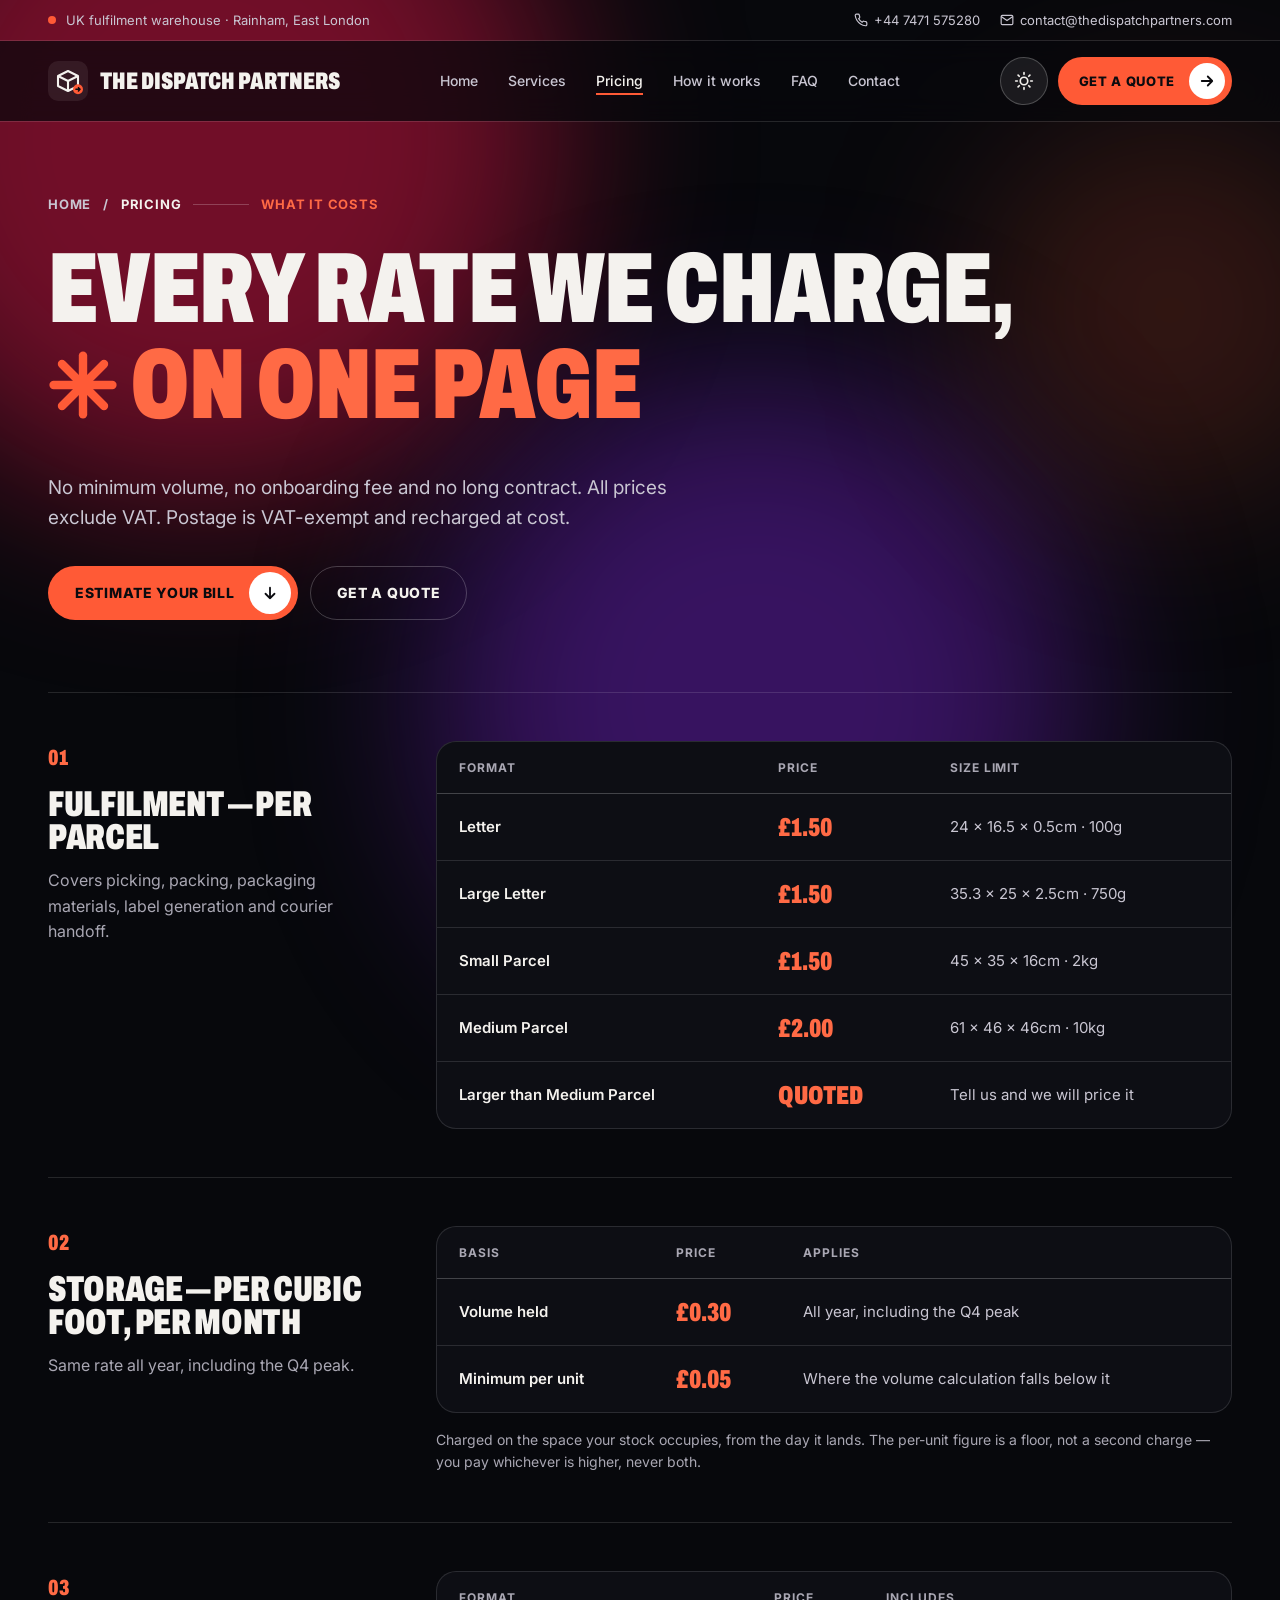
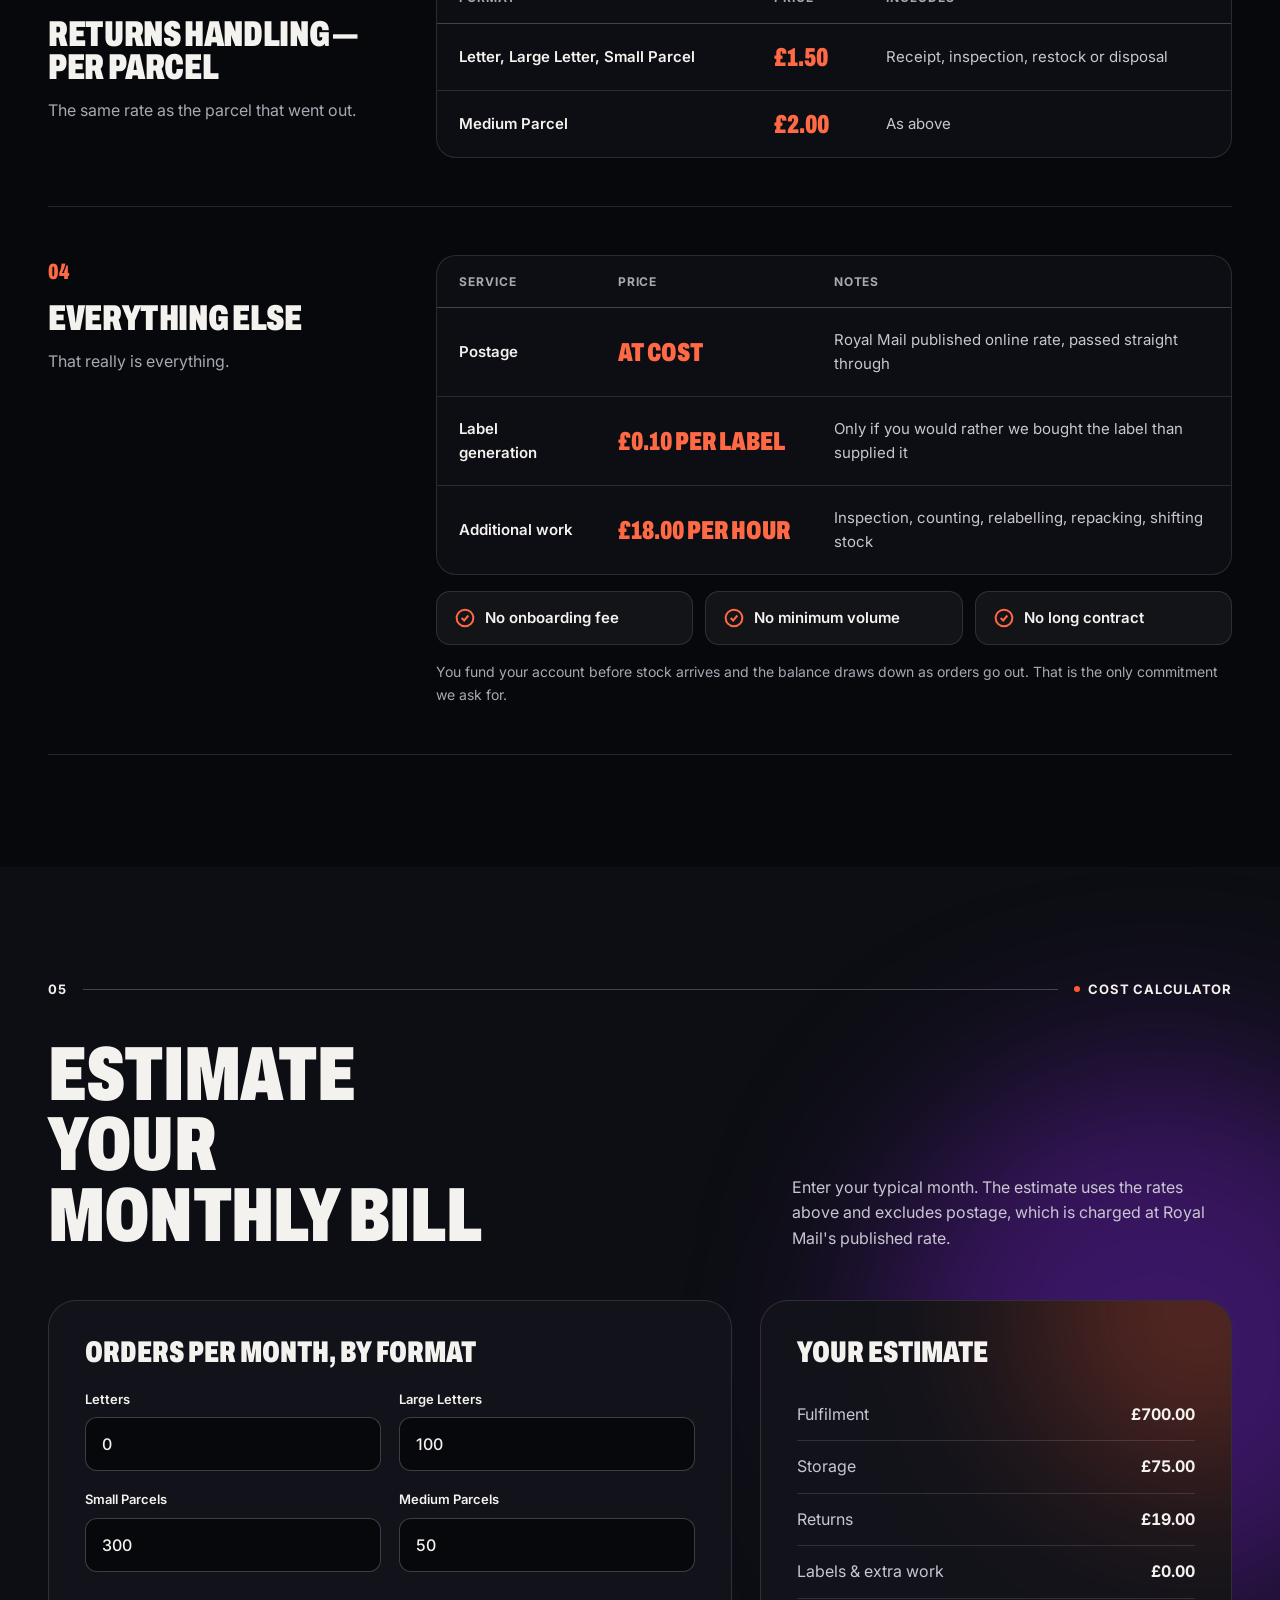
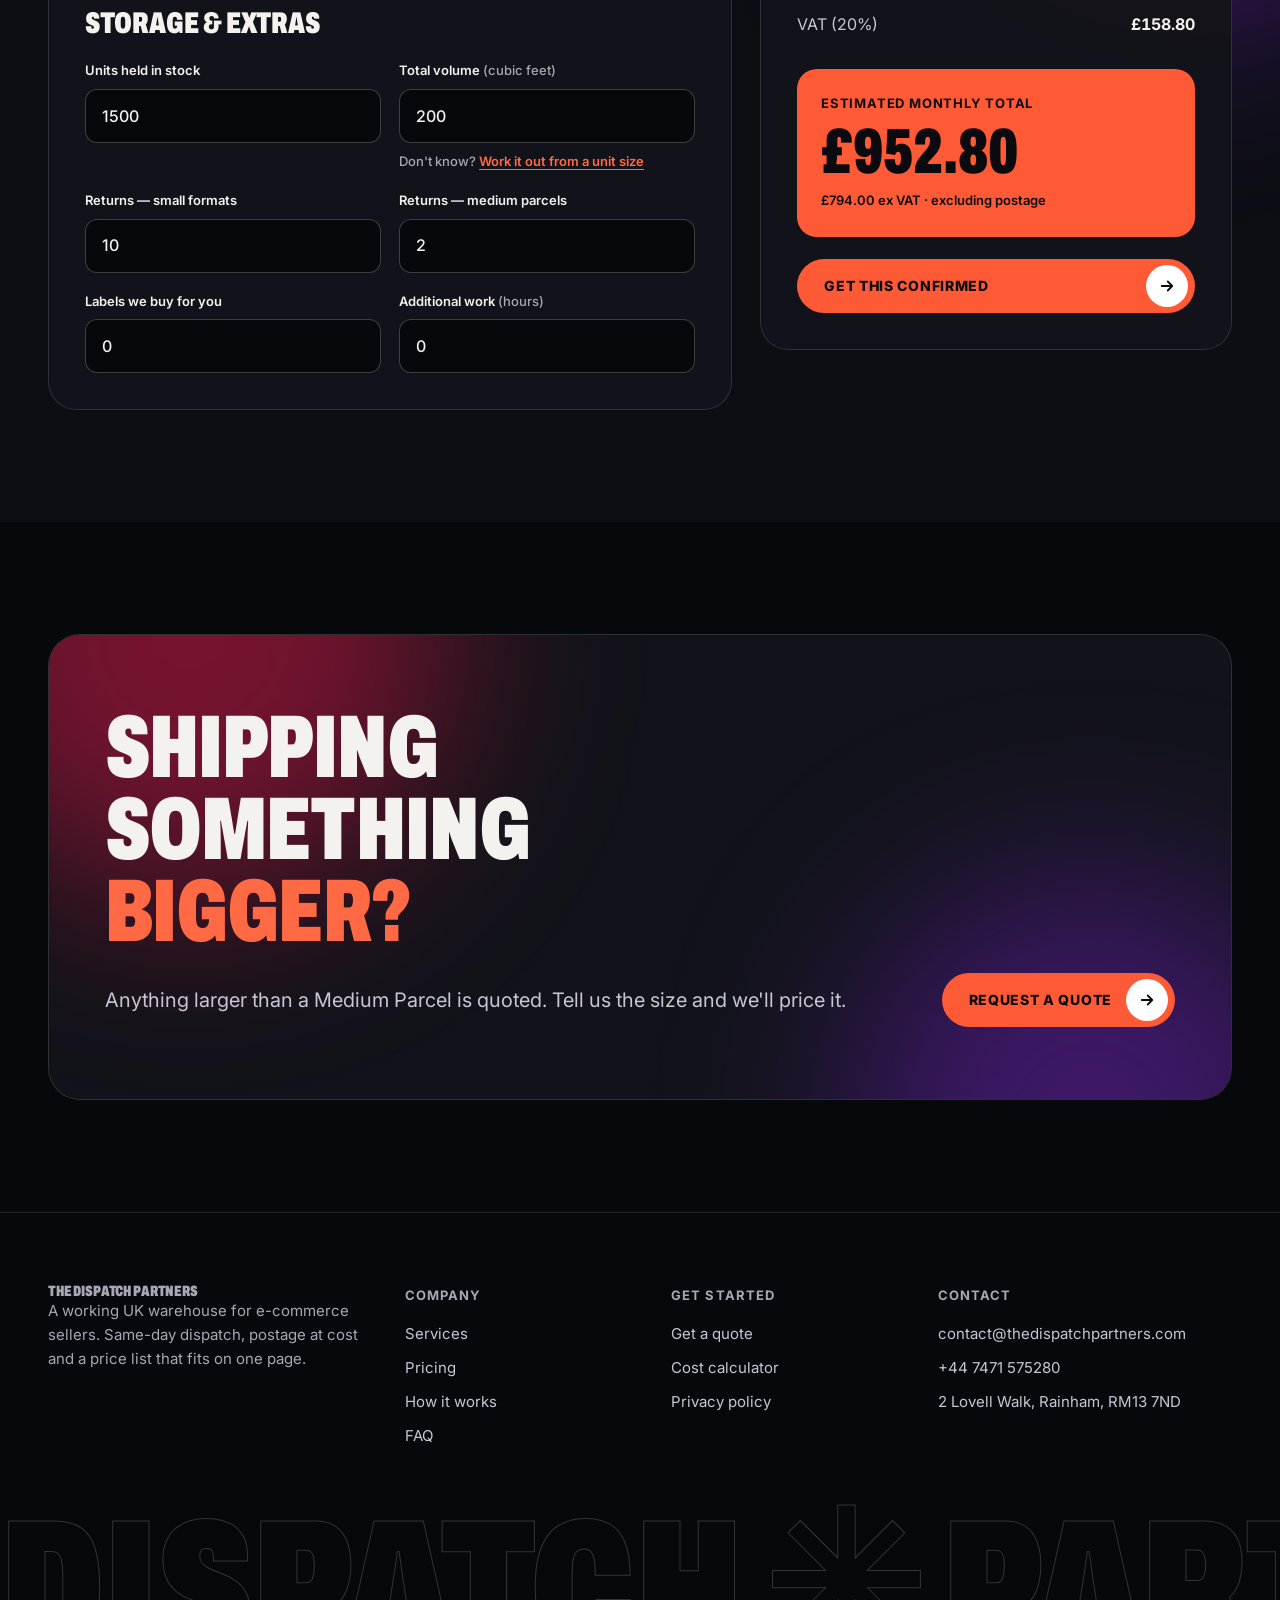
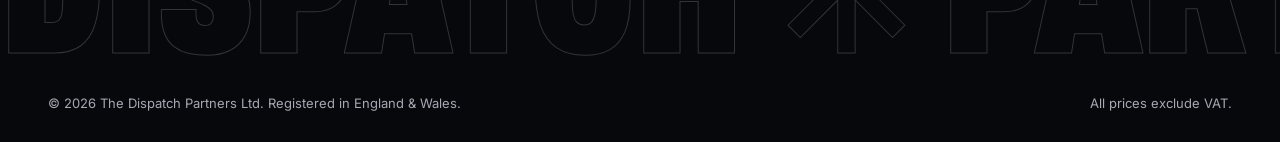
<file: pricing.html>
<!doctype html>
<html lang="en-GB">
<head>
  <meta charset="utf-8">
  <meta name="viewport" content="width=device-width, initial-scale=1">
  <title>Pricing | UK Fulfilment from £1.50 a Parcel | The Dispatch Partners</title>
  <meta name="description" content="Every rate we charge on one page: pick and pack from £1.50, storage £0.30 per cubic foot, returns from £1.50, postage at cost. Includes a monthly cost calculator.">
  <link rel="canonical" href="https://thedispatchpartners.com/pricing.html">
  <meta property="og:type" content="website">
  <meta property="og:title" content="Pricing | UK Fulfilment from £1.50 a Parcel | The Dispatch Partners">
  <meta property="og:description" content="Every rate we charge on one page: pick and pack from £1.50, storage £0.30 per cubic foot, returns from £1.50, postage at cost. Includes a monthly cost calculator.">
  <meta property="og:url" content="https://thedispatchpartners.com/pricing.html">
  <meta name="theme-color" content="#07080c">
  <link rel="icon" href="assets/img/favicon.svg" type="image/svg+xml">
  <script>try{if(localStorage.getItem('tdp-theme')==='light')document.documentElement.setAttribute('data-theme','light')}catch(e){}</script>
  <link rel="preconnect" href="https://fonts.googleapis.com">
  <link rel="preconnect" href="https://fonts.gstatic.com" crossorigin>
  <link href="https://fonts.googleapis.com/css2?family=Archivo:wdth,wght@62..125,500..900&family=Inter:wght@400;500;600;700;800&display=swap" rel="stylesheet">
  <link rel="stylesheet" href="assets/css/styles.css">
</head>
<body>
  <a class="skip-link" href="#main">Skip to content</a>
  <div class="glow" aria-hidden="true"><span class="blob blob--1"></span><span class="blob blob--2"></span><span class="blob blob--3"></span></div>

  <div class="topbar">
    <div class="container">
      <span class="topbar__place"><span class="dot" aria-hidden="true"></span>UK fulfilment warehouse · Rainham, East London</span>
      <div class="topbar__links">
        <a href="tel:+447471575280"><svg viewBox="0 0 24 24" fill="none" stroke="currentColor" stroke-width="2" aria-hidden="true"><path d="M22 16.9v3a2 2 0 0 1-2.2 2 19.8 19.8 0 0 1-8.6-3.1 19.5 19.5 0 0 1-6-6A19.8 19.8 0 0 1 2.1 4.2 2 2 0 0 1 4.1 2h3a2 2 0 0 1 2 1.7c.1.9.4 1.8.7 2.7a2 2 0 0 1-.5 2.1L8 9.8a16 16 0 0 0 6 6l1.3-1.3a2 2 0 0 1 2.1-.4c.9.3 1.8.6 2.7.7a2 2 0 0 1 1.7 2z"/></svg>+44 7471 575280</a>
        <a href="mailto:contact@thedispatchpartners.com"><svg viewBox="0 0 24 24" fill="none" stroke="currentColor" stroke-width="2" aria-hidden="true"><rect x="2" y="4" width="20" height="16" rx="2"/><path d="m22 6-10 7L2 6"/></svg><span class="topbar__email-text">contact@thedispatchpartners.com</span><span class="visually-hidden">Email us</span></a>
      </div>
    </div>
  </div>

  <header class="header" id="header">
    <div class="container">
      <a class="logo" href="index.html" aria-label="The Dispatch Partners home">
        <svg class="logo__mark" viewBox="0 0 48 48" aria-hidden="true"><rect width="48" height="48" rx="12" fill="currentColor" fill-opacity=".08"/><path d="M12 18l12-6 12 6v12l-12 6-12-6z" fill="none" stroke="currentColor" stroke-width="2.5" stroke-linejoin="round"/><path d="M12 18l12 6 12-6M24 24v12" fill="none" stroke="currentColor" stroke-width="2.5" stroke-linejoin="round"/><circle cx="36" cy="34" r="6" fill="#ff5a36"/><path d="M33.5 34h5m-2-2 2 2-2 2" stroke="#0b0b0f" stroke-width="1.8" fill="none" stroke-linecap="round" stroke-linejoin="round"/></svg>
        <span class="logo__text">The Dispatch Partners</span>
      </a>
      <nav class="nav" id="nav" aria-label="Main">
        <ul class="nav__list">
          <li><a href="index.html">Home</a></li>
          <li><a href="index.html#services">Services</a></li>
          <li><a href="pricing.html" aria-current="page">Pricing</a></li>
          <li><a href="index.html#how-it-works">How it works</a></li>
          <li><a href="index.html#faq">FAQ</a></li>
          <li><a href="contact.html">Contact</a></li>
        </ul>
        <div class="nav__extra">
          <a class="btn btn--primary" href="contact.html">Get a quote<span class="btn__arrow"><svg viewBox="0 0 24 24" fill="none" stroke="currentColor" stroke-width="2.4" stroke-linecap="round" stroke-linejoin="round" aria-hidden="true"><path d="M5 12h14M13 6l6 6-6 6"/></svg></span></a>
          <p><a href="tel:+447471575280">+44 7471 575280</a><br><a href="mailto:contact@thedispatchpartners.com">contact@thedispatchpartners.com</a></p>
        </div>
      </nav>
      <div class="header__actions">
        <button class="icon-btn theme-toggle" id="themeToggle" type="button" aria-label="Switch to light mode">
          <svg class="icon-sun" viewBox="0 0 24 24" fill="none" stroke="currentColor" stroke-width="2" stroke-linecap="round" aria-hidden="true"><circle cx="12" cy="12" r="4.5"/><path d="M12 2v2M12 20v2M4.9 4.9l1.4 1.4M17.7 17.7l1.4 1.4M2 12h2M20 12h2M4.9 19.1l1.4-1.4M17.7 6.3l1.4-1.4"/></svg>
          <svg class="icon-moon" viewBox="0 0 24 24" fill="none" stroke="currentColor" stroke-width="2" stroke-linecap="round" stroke-linejoin="round" aria-hidden="true"><path d="M21 12.8A9 9 0 1 1 11.2 3a7 7 0 0 0 9.8 9.8z"/></svg>
        </button>
        <a class="btn btn--primary btn--sm header__quote" href="contact.html">Get a quote<span class="btn__arrow"><svg viewBox="0 0 24 24" fill="none" stroke="currentColor" stroke-width="2.4" stroke-linecap="round" stroke-linejoin="round" aria-hidden="true"><path d="M5 12h14M13 6l6 6-6 6"/></svg></span></a>
        <button class="icon-btn nav-toggle" id="navToggle" type="button" aria-label="Open menu" aria-expanded="false" aria-controls="nav">
          <svg class="icon-menu" viewBox="0 0 24 24" fill="none" stroke="currentColor" stroke-width="2" stroke-linecap="round" aria-hidden="true"><path d="M4 7h16M8 12h12M12 17h8"/></svg>
          <svg class="icon-close" viewBox="0 0 24 24" fill="none" stroke="currentColor" stroke-width="2" stroke-linecap="round" aria-hidden="true"><path d="M6 6l12 12M18 6 6 18"/></svg>
        </button>
      </div>
    </div>
  </header>

  <main id="main">
    <section class="page-hero">
      <div class="container">
        <div class="breadcrumb fade-up"><a href="index.html">Home</a><span aria-hidden="true">/</span><span class="breadcrumb__here">Pricing</span><span class="breadcrumb__line" aria-hidden="true"></span><span class="accent">What it costs</span></div>
        <h1>
          <span class="line-mask"><span>Every rate we charge,</span></span>
          <span class="line-mask"><span class="line-mask__star"><svg class="star" viewBox="0 0 100 100" aria-hidden="true"><g stroke-width="12" stroke-linecap="round"><path d="M50 8v84"/><path d="M8 50h84"/><path d="M20 20l60 60"/><path d="M80 20 20 80"/></g></svg><span class="accent">on one page</span></span></span>
        </h1>
        <p class="page-hero__lead fade-up" style="--d:.45s">No minimum volume, no onboarding fee and no long contract. All prices exclude VAT. Postage is VAT-exempt and recharged at cost.</p>
        <div class="page-hero__cta fade-up" style="--d:.6s">
          <a class="btn btn--primary" href="#calculator">Estimate your bill<span class="btn__arrow"><svg viewBox="0 0 24 24" fill="none" stroke="currentColor" stroke-width="2.4" stroke-linecap="round" stroke-linejoin="round" aria-hidden="true"><path d="M12 5v14M6 13l6 6 6-6"/></svg></span></a>
          <a class="btn btn--ghost" href="contact.html">Get a quote</a>
        </div>
      </div>
    </section>

    <section class="section section--tight" style="padding-top: 0">
      <div class="container">
        <div class="price-block reveal">
          <div class="price-block__intro">
            <span class="price-block__num">01</span>
            <h2>Fulfilment — per parcel</h2>
            <p>Covers picking, packing, packaging materials, label generation and courier handoff.</p>
          </div>
          <div class="table-wrap">
            <table class="table">
              <thead><tr><th scope="col">Format</th><th scope="col">Price</th><th scope="col">Size limit</th></tr></thead>
              <tbody>
                <tr><td>Letter</td><td class="price">£1.50</td><td>24 × 16.5 × 0.5cm · 100g</td></tr>
                <tr><td>Large Letter</td><td class="price">£1.50</td><td>35.3 × 25 × 2.5cm · 750g</td></tr>
                <tr><td>Small Parcel</td><td class="price">£1.50</td><td>45 × 35 × 16cm · 2kg</td></tr>
                <tr><td>Medium Parcel</td><td class="price">£2.00</td><td>61 × 46 × 46cm · 10kg</td></tr>
                <tr><td>Larger than Medium Parcel</td><td class="price">Quoted</td><td>Tell us and we will price it</td></tr>
              </tbody>
            </table>
          </div>
        </div>

        <div class="price-block reveal">
          <div class="price-block__intro">
            <span class="price-block__num">02</span>
            <h2>Storage — per cubic foot, per month</h2>
            <p>Same rate all year, including the Q4 peak.</p>
          </div>
          <div>
            <div class="table-wrap">
              <table class="table">
                <thead><tr><th scope="col">Basis</th><th scope="col">Price</th><th scope="col">Applies</th></tr></thead>
                <tbody>
                  <tr><td>Volume held</td><td class="price">£0.30</td><td>All year, including the Q4 peak</td></tr>
                  <tr><td>Minimum per unit</td><td class="price">£0.05</td><td>Where the volume calculation falls below it</td></tr>
                </tbody>
              </table>
            </div>
            <p class="table-note">Charged on the space your stock occupies, from the day it lands. The per-unit figure is a floor, not a second charge — you pay whichever is higher, never both.</p>
          </div>
        </div>

        <div class="price-block reveal">
          <div class="price-block__intro">
            <span class="price-block__num">03</span>
            <h2>Returns handling — per parcel</h2>
            <p>The same rate as the parcel that went out.</p>
          </div>
          <div class="table-wrap">
            <table class="table">
              <thead><tr><th scope="col">Format</th><th scope="col">Price</th><th scope="col">Includes</th></tr></thead>
              <tbody>
                <tr><td>Letter, Large Letter, Small Parcel</td><td class="price">£1.50</td><td>Receipt, inspection, restock or disposal</td></tr>
                <tr><td>Medium Parcel</td><td class="price">£2.00</td><td>As above</td></tr>
              </tbody>
            </table>
          </div>
        </div>

        <div class="price-block reveal">
          <div class="price-block__intro">
            <span class="price-block__num">04</span>
            <h2>Everything else</h2>
            <p>That really is everything.</p>
          </div>
          <div>
            <div class="table-wrap">
              <table class="table">
                <thead><tr><th scope="col">Service</th><th scope="col">Price</th><th scope="col">Notes</th></tr></thead>
                <tbody>
                  <tr><td>Postage</td><td class="price">At cost</td><td>Royal Mail published online rate, passed straight through</td></tr>
                  <tr><td>Label generation</td><td class="price">£0.10 per label</td><td>Only if you would rather we bought the label than supplied it</td></tr>
                  <tr><td>Additional work</td><td class="price">£18.00 per hour</td><td>Inspection, counting, relabelling, repacking, shifting stock</td></tr>
                </tbody>
              </table>
            </div>
            <div class="no-fees">
              <div class="no-fee"><svg viewBox="0 0 24 24" fill="none" stroke="currentColor" stroke-width="2.4" aria-hidden="true"><circle cx="12" cy="12" r="10"/><path d="m8 12 3 3 5-6"/></svg>No onboarding fee</div>
              <div class="no-fee"><svg viewBox="0 0 24 24" fill="none" stroke="currentColor" stroke-width="2.4" aria-hidden="true"><circle cx="12" cy="12" r="10"/><path d="m8 12 3 3 5-6"/></svg>No minimum volume</div>
              <div class="no-fee"><svg viewBox="0 0 24 24" fill="none" stroke="currentColor" stroke-width="2.4" aria-hidden="true"><circle cx="12" cy="12" r="10"/><path d="m8 12 3 3 5-6"/></svg>No long contract</div>
            </div>
            <p class="table-note">You fund your account before stock arrives and the balance draws down as orders go out. That is the only commitment we ask for.</p>
          </div>
        </div>
      </div>
    </section>

    <section class="section section--alt" id="calculator">
      <span class="blob blob--2" aria-hidden="true" style="left: auto; right: -160px; top: 200px; width: 560px; height: 560px"></span>
      <div class="container" style="position: relative">
        <div class="label-row reveal"><span>05</span><span class="label-row__line" aria-hidden="true"></span><span class="label-row__name">Cost calculator</span></div>
        <div class="calc-head reveal">
          <h2>Estimate your monthly bill</h2>
          <p>Enter your typical month. The estimate uses the rates above and excludes postage, which is charged at Royal Mail's published rate.</p>
        </div>
        <form class="calc reveal" id="calcForm" novalidate>
          <div class="calc__inputs">
            <h3>Orders per month, by format</h3>
            <div class="calc__grid">
              <div class="field"><label for="c-letter">Letters</label><input class="input" type="number" min="0" step="1" inputmode="numeric" id="c-letter" value="0"></div>
              <div class="field"><label for="c-large">Large Letters</label><input class="input" type="number" min="0" step="1" inputmode="numeric" id="c-large" value="100"></div>
              <div class="field"><label for="c-small">Small Parcels</label><input class="input" type="number" min="0" step="1" inputmode="numeric" id="c-small" value="300"></div>
              <div class="field"><label for="c-medium">Medium Parcels</label><input class="input" type="number" min="0" step="1" inputmode="numeric" id="c-medium" value="50"></div>
            </div>
            <h3>Storage &amp; extras</h3>
            <div class="calc__grid">
              <div class="field"><label for="c-units">Units held in stock</label><input class="input" type="number" min="0" step="1" inputmode="numeric" id="c-units" value="1500"></div>
              <div class="field"><label for="c-cuft">Total volume <span class="hint">(cubic feet)</span></label><input class="input" type="number" min="0" step="0.1" inputmode="decimal" id="c-cuft" value="200"><span class="hint">Don't know? <button type="button" class="link-btn" id="cuftHelp">Work it out from a unit size</button></span></div>
              <div class="field"><label for="c-returns-sm">Returns — small formats</label><input class="input" type="number" min="0" step="1" inputmode="numeric" id="c-returns-sm" value="10"></div>
              <div class="field"><label for="c-returns-md">Returns — medium parcels</label><input class="input" type="number" min="0" step="1" inputmode="numeric" id="c-returns-md" value="2"></div>
              <div class="field"><label for="c-labels">Labels we buy for you</label><input class="input" type="number" min="0" step="1" inputmode="numeric" id="c-labels" value="0"></div>
              <div class="field"><label for="c-hours">Additional work <span class="hint">(hours)</span></label><input class="input" type="number" min="0" step="0.25" inputmode="decimal" id="c-hours" value="0"></div>
            </div>
            <div class="field calc__helper" id="cuftHelper" hidden>
              <span class="label">Typical unit size (cm) — we'll multiply by units held</span>
              <div class="input-group">
                <input class="input" type="number" min="0" step="0.1" id="u-l" placeholder="Length" aria-label="Unit length in cm">
                <input class="input" type="number" min="0" step="0.1" id="u-w" placeholder="Width" aria-label="Unit width in cm">
                <input class="input" type="number" min="0" step="0.1" id="u-h" placeholder="Height" aria-label="Unit height in cm">
                <span class="unit">cm</span>
              </div>
              <button type="button" class="btn btn--ghost btn--sm" id="cuftApply">Use this volume</button>
            </div>
          </div>
          <div class="calc__result" aria-live="polite">
            <span class="blob" aria-hidden="true"></span>
            <h3>Your estimate</h3>
            <ul class="calc__lines">
              <li><span>Fulfilment</span><span id="r-fulfil">£0.00</span></li>
              <li><span>Storage</span><span id="r-storage">£0.00</span></li>
              <li><span>Returns</span><span id="r-returns">£0.00</span></li>
              <li><span>Labels &amp; extra work</span><span id="r-extra">£0.00</span></li>
              <li><span>VAT (20%)</span><span id="r-vat">£0.00</span></li>
            </ul>
            <div class="calc__total">
              <span>Estimated monthly total</span>
              <strong id="r-total">£0.00</strong>
              <small id="r-note">inc. VAT, excluding postage</small>
            </div>
            <a class="btn btn--primary btn--block" href="contact.html" id="calcCta">Get this confirmed<span class="btn__arrow"><svg viewBox="0 0 24 24" fill="none" stroke="currentColor" stroke-width="2.4" stroke-linecap="round" stroke-linejoin="round" aria-hidden="true"><path d="M5 12h14M13 6l6 6-6 6"/></svg></span></a>
          </div>
        </form>
      </div>
    </section>

    <section class="section">
      <div class="container">
        <div class="cta-band reveal">
          <span class="blob blob--1" aria-hidden="true"></span>
          <span class="blob blob--2" aria-hidden="true"></span>
          <h2>Shipping something <span class="accent">bigger?</span></h2>
          <div class="cta-band__row">
            <p>Anything larger than a Medium Parcel is quoted. Tell us the size and we'll price it.</p>
            <div class="cta-band__actions">
              <a class="btn btn--primary" href="contact.html">Request a quote<span class="btn__arrow"><svg viewBox="0 0 24 24" fill="none" stroke="currentColor" stroke-width="2.4" stroke-linecap="round" stroke-linejoin="round" aria-hidden="true"><path d="M5 12h14M13 6l6 6-6 6"/></svg></span></a>
            </div>
          </div>
        </div>
      </div>
    </section>
  </main>

  <footer class="footer">
    <div class="container">
      <div class="footer__grid">
        <div>
          <p class="disp footer__brand">The Dispatch Partners</p>
          <p>A working UK warehouse for e-commerce sellers. Same-day dispatch, postage at cost and a price list that fits on one page.</p>
        </div>
        <div>
          <h4>Company</h4>
          <ul>
            <li><a href="index.html#services">Services</a></li>
            <li><a href="pricing.html">Pricing</a></li>
            <li><a href="index.html#how-it-works">How it works</a></li>
            <li><a href="index.html#faq">FAQ</a></li>
          </ul>
        </div>
        <div>
          <h4>Get started</h4>
          <ul>
            <li><a href="contact.html">Get a quote</a></li>
            <li><a href="pricing.html#calculator">Cost calculator</a></li>
            <li><a href="privacy.html">Privacy policy</a></li>
          </ul>
        </div>
        <div>
          <h4>Contact</h4>
          <ul>
            <li><a href="mailto:contact@thedispatchpartners.com">contact@thedispatchpartners.com</a></li>
            <li><a href="tel:+447471575280">+44 7471 575280</a></li>
            <li>2 Lovell Walk, Rainham, RM13 7ND</li>
          </ul>
        </div>
      </div>
    </div>
    <div class="footer__word disp" aria-hidden="true">Dispatch ✳ Partners</div>
    <div class="container footer__bottom">
      <span>&copy; <span data-year>2026</span> The Dispatch Partners Ltd. Registered in England &amp; Wales.</span>
      <span>All prices exclude VAT.</span>
    </div>
  </footer>

  <button class="back-top" id="backTop" type="button" aria-label="Back to top"><svg viewBox="0 0 24 24" fill="none" stroke="currentColor" stroke-width="2.5" stroke-linecap="round" aria-hidden="true"><path d="M12 19V5M5 12l7-7 7 7"/></svg></button>
  <script src="assets/js/main.js" defer></script>
</body>
</html>
</file>
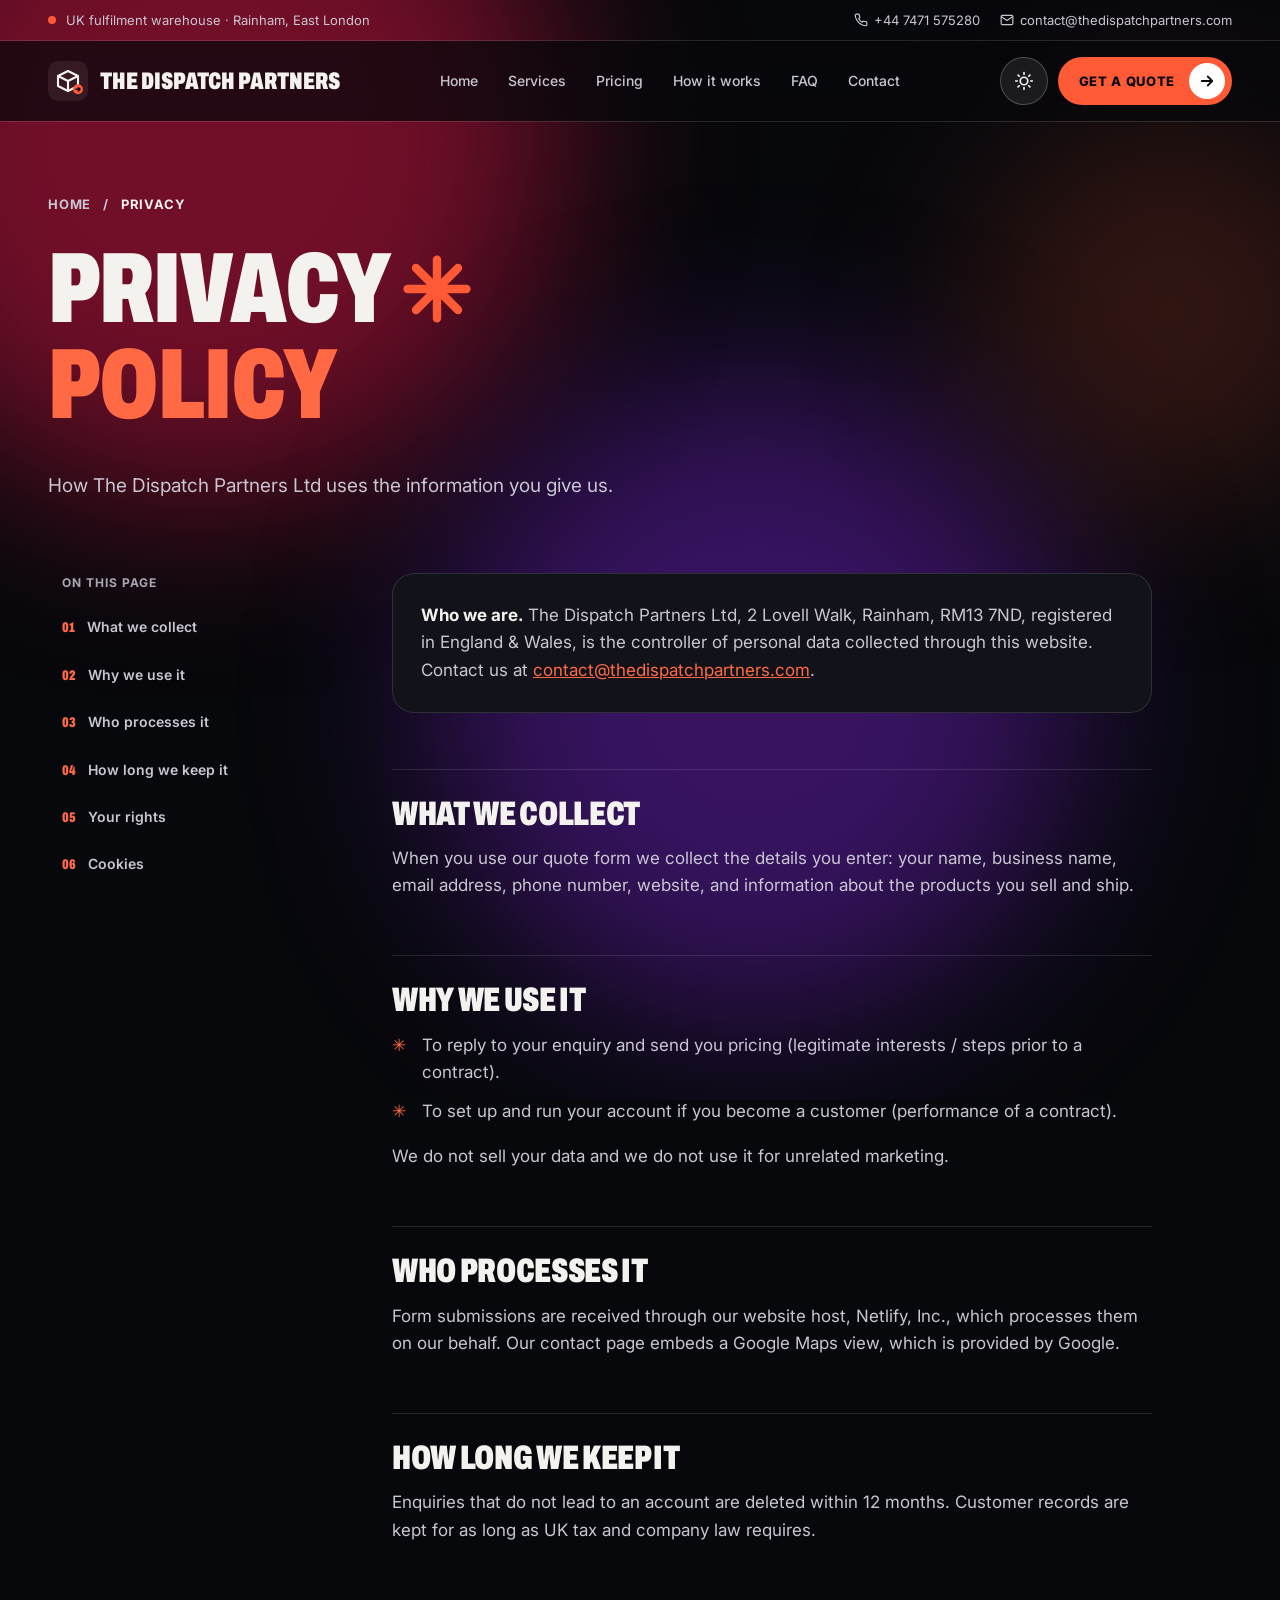
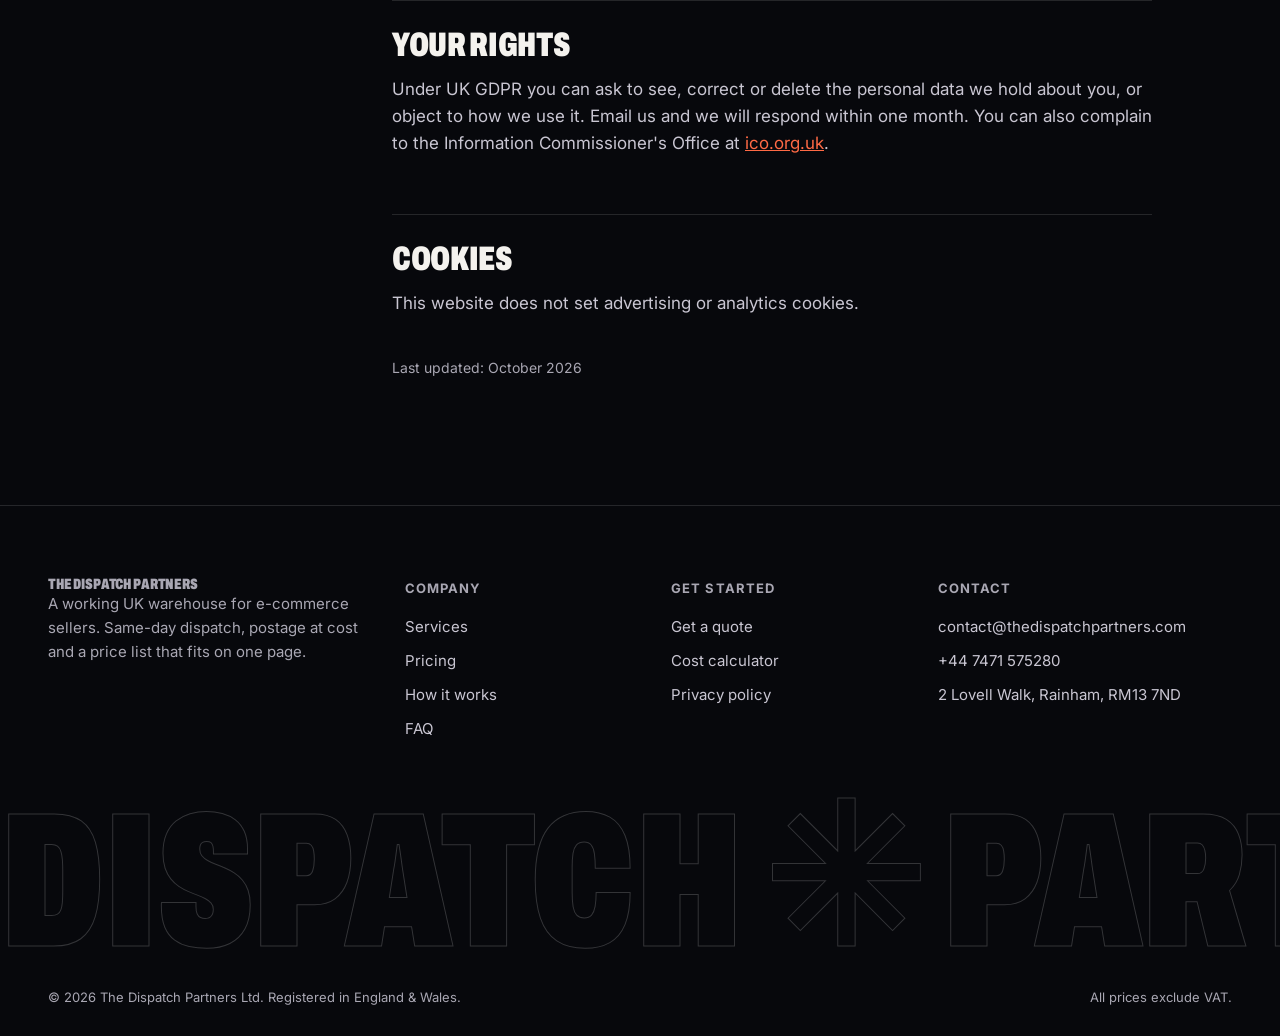
<file: privacy.html>
<!doctype html>
<html lang="en-GB">
<head>
  <meta charset="utf-8">
  <meta name="viewport" content="width=device-width, initial-scale=1">
  <title>Privacy Policy | The Dispatch Partners</title>
  <meta name="description" content="How The Dispatch Partners Ltd uses the personal information you give us.">
  <link rel="canonical" href="https://thedispatchpartners.com/privacy.html">
  <meta property="og:type" content="website">
  <meta property="og:title" content="Privacy Policy | The Dispatch Partners">
  <meta property="og:description" content="How The Dispatch Partners Ltd uses the personal information you give us.">
  <meta property="og:url" content="https://thedispatchpartners.com/privacy.html">
  <meta name="theme-color" content="#07080c">
  <link rel="icon" href="assets/img/favicon.svg" type="image/svg+xml">
  <script>try{if(localStorage.getItem('tdp-theme')==='light')document.documentElement.setAttribute('data-theme','light')}catch(e){}</script>
  <link rel="preconnect" href="https://fonts.googleapis.com">
  <link rel="preconnect" href="https://fonts.gstatic.com" crossorigin>
  <link href="https://fonts.googleapis.com/css2?family=Archivo:wdth,wght@62..125,500..900&family=Inter:wght@400;500;600;700;800&display=swap" rel="stylesheet">
  <link rel="stylesheet" href="assets/css/styles.css">
</head>
<body>
  <a class="skip-link" href="#main">Skip to content</a>
  <div class="glow" aria-hidden="true"><span class="blob blob--1"></span><span class="blob blob--2"></span><span class="blob blob--3"></span></div>

  <div class="topbar">
    <div class="container">
      <span class="topbar__place"><span class="dot" aria-hidden="true"></span>UK fulfilment warehouse · Rainham, East London</span>
      <div class="topbar__links">
        <a href="tel:+447471575280"><svg viewBox="0 0 24 24" fill="none" stroke="currentColor" stroke-width="2" aria-hidden="true"><path d="M22 16.9v3a2 2 0 0 1-2.2 2 19.8 19.8 0 0 1-8.6-3.1 19.5 19.5 0 0 1-6-6A19.8 19.8 0 0 1 2.1 4.2 2 2 0 0 1 4.1 2h3a2 2 0 0 1 2 1.7c.1.9.4 1.8.7 2.7a2 2 0 0 1-.5 2.1L8 9.8a16 16 0 0 0 6 6l1.3-1.3a2 2 0 0 1 2.1-.4c.9.3 1.8.6 2.7.7a2 2 0 0 1 1.7 2z"/></svg>+44 7471 575280</a>
        <a href="mailto:contact@thedispatchpartners.com"><svg viewBox="0 0 24 24" fill="none" stroke="currentColor" stroke-width="2" aria-hidden="true"><rect x="2" y="4" width="20" height="16" rx="2"/><path d="m22 6-10 7L2 6"/></svg><span class="topbar__email-text">contact@thedispatchpartners.com</span><span class="visually-hidden">Email us</span></a>
      </div>
    </div>
  </div>

  <header class="header" id="header">
    <div class="container">
      <a class="logo" href="index.html" aria-label="The Dispatch Partners home">
        <svg class="logo__mark" viewBox="0 0 48 48" aria-hidden="true"><rect width="48" height="48" rx="12" fill="currentColor" fill-opacity=".08"/><path d="M12 18l12-6 12 6v12l-12 6-12-6z" fill="none" stroke="currentColor" stroke-width="2.5" stroke-linejoin="round"/><path d="M12 18l12 6 12-6M24 24v12" fill="none" stroke="currentColor" stroke-width="2.5" stroke-linejoin="round"/><circle cx="36" cy="34" r="6" fill="#ff5a36"/><path d="M33.5 34h5m-2-2 2 2-2 2" stroke="#0b0b0f" stroke-width="1.8" fill="none" stroke-linecap="round" stroke-linejoin="round"/></svg>
        <span class="logo__text">The Dispatch Partners</span>
      </a>
      <nav class="nav" id="nav" aria-label="Main">
        <ul class="nav__list">
          <li><a href="index.html">Home</a></li>
          <li><a href="index.html#services">Services</a></li>
          <li><a href="pricing.html">Pricing</a></li>
          <li><a href="index.html#how-it-works">How it works</a></li>
          <li><a href="index.html#faq">FAQ</a></li>
          <li><a href="contact.html">Contact</a></li>
        </ul>
        <div class="nav__extra">
          <a class="btn btn--primary" href="contact.html">Get a quote<span class="btn__arrow"><svg viewBox="0 0 24 24" fill="none" stroke="currentColor" stroke-width="2.4" stroke-linecap="round" stroke-linejoin="round" aria-hidden="true"><path d="M5 12h14M13 6l6 6-6 6"/></svg></span></a>
          <p><a href="tel:+447471575280">+44 7471 575280</a><br><a href="mailto:contact@thedispatchpartners.com">contact@thedispatchpartners.com</a></p>
        </div>
      </nav>
      <div class="header__actions">
        <button class="icon-btn theme-toggle" id="themeToggle" type="button" aria-label="Switch to light mode">
          <svg class="icon-sun" viewBox="0 0 24 24" fill="none" stroke="currentColor" stroke-width="2" stroke-linecap="round" aria-hidden="true"><circle cx="12" cy="12" r="4.5"/><path d="M12 2v2M12 20v2M4.9 4.9l1.4 1.4M17.7 17.7l1.4 1.4M2 12h2M20 12h2M4.9 19.1l1.4-1.4M17.7 6.3l1.4-1.4"/></svg>
          <svg class="icon-moon" viewBox="0 0 24 24" fill="none" stroke="currentColor" stroke-width="2" stroke-linecap="round" stroke-linejoin="round" aria-hidden="true"><path d="M21 12.8A9 9 0 1 1 11.2 3a7 7 0 0 0 9.8 9.8z"/></svg>
        </button>
        <a class="btn btn--primary btn--sm header__quote" href="contact.html">Get a quote<span class="btn__arrow"><svg viewBox="0 0 24 24" fill="none" stroke="currentColor" stroke-width="2.4" stroke-linecap="round" stroke-linejoin="round" aria-hidden="true"><path d="M5 12h14M13 6l6 6-6 6"/></svg></span></a>
        <button class="icon-btn nav-toggle" id="navToggle" type="button" aria-label="Open menu" aria-expanded="false" aria-controls="nav">
          <svg class="icon-menu" viewBox="0 0 24 24" fill="none" stroke="currentColor" stroke-width="2" stroke-linecap="round" aria-hidden="true"><path d="M4 7h16M8 12h12M12 17h8"/></svg>
          <svg class="icon-close" viewBox="0 0 24 24" fill="none" stroke="currentColor" stroke-width="2" stroke-linecap="round" aria-hidden="true"><path d="M6 6l12 12M18 6 6 18"/></svg>
        </button>
      </div>
    </div>
  </header>

  <main id="main">
    <section class="page-hero">
      <div class="container">
        <div class="breadcrumb fade-up"><a href="index.html">Home</a><span aria-hidden="true">/</span><span class="breadcrumb__here">Privacy</span></div>
        <h1>
          <span class="line-mask"><span class="line-mask__star">Privacy <svg class="star" viewBox="0 0 100 100" aria-hidden="true"><g stroke-width="12" stroke-linecap="round"><path d="M50 8v84"/><path d="M8 50h84"/><path d="M20 20l60 60"/><path d="M80 20 20 80"/></g></svg></span></span>
          <span class="line-mask"><span class="accent">policy</span></span>
        </h1>
        <p class="page-hero__lead fade-up" style="--d:.45s">How The Dispatch Partners Ltd uses the information you give us.</p>
      </div>
    </section>

    <section class="section section--tight" style="padding-top: 0">
      <div class="container legal">
        <nav class="toc fade-up" style="--d:.55s" aria-label="On this page">
          <span class="toc__title">On this page</span>
          <a href="#collect"><span>01</span>What we collect</a>
          <a href="#why-we-use-it"><span>02</span>Why we use it</a>
          <a href="#processors"><span>03</span>Who processes it</a>
          <a href="#retention"><span>04</span>How long we keep it</a>
          <a href="#rights"><span>05</span>Your rights</a>
          <a href="#cookies"><span>06</span>Cookies</a>
        </nav>
        <div class="prose fade-up" style="--d:.65s">
          <p class="prose__intro"><strong>Who we are.</strong> The Dispatch Partners Ltd, 2 Lovell Walk, Rainham, RM13 7ND, registered in England &amp; Wales, is the controller of personal data collected through this website. Contact us at <a href="mailto:contact@thedispatchpartners.com">contact@thedispatchpartners.com</a>.</p>
          <h2 id="collect">What we collect</h2>
          <p>When you use our quote form we collect the details you enter: your name, business name, email address, phone number, website, and information about the products you sell and ship.</p>
          <h2 id="why-we-use-it">Why we use it</h2>
          <ul>
            <li>To reply to your enquiry and send you pricing (legitimate interests / steps prior to a contract).</li>
            <li>To set up and run your account if you become a customer (performance of a contract).</li>
          </ul>
          <p>We do not sell your data and we do not use it for unrelated marketing.</p>
          <h2 id="processors">Who processes it</h2>
          <p>Form submissions are received through our website host, Netlify, Inc., which processes them on our behalf. Our contact page embeds a Google Maps view, which is provided by Google.</p>
          <h2 id="retention">How long we keep it</h2>
          <p>Enquiries that do not lead to an account are deleted within 12 months. Customer records are kept for as long as UK tax and company law requires.</p>
          <h2 id="rights">Your rights</h2>
          <p>Under UK GDPR you can ask to see, correct or delete the personal data we hold about you, or object to how we use it. Email us and we will respond within one month. You can also complain to the Information Commissioner's Office at <a href="https://ico.org.uk" rel="noopener">ico.org.uk</a>.</p>
          <h2 id="cookies">Cookies</h2>
          <p>This website does not set advertising or analytics cookies.</p>
          <p class="prose__updated">Last updated: October 2026</p>
        </div>
      </div>
    </section>
  </main>

  <footer class="footer">
    <div class="container">
      <div class="footer__grid">
        <div>
          <p class="disp footer__brand">The Dispatch Partners</p>
          <p>A working UK warehouse for e-commerce sellers. Same-day dispatch, postage at cost and a price list that fits on one page.</p>
        </div>
        <div>
          <h4>Company</h4>
          <ul>
            <li><a href="index.html#services">Services</a></li>
            <li><a href="pricing.html">Pricing</a></li>
            <li><a href="index.html#how-it-works">How it works</a></li>
            <li><a href="index.html#faq">FAQ</a></li>
          </ul>
        </div>
        <div>
          <h4>Get started</h4>
          <ul>
            <li><a href="contact.html">Get a quote</a></li>
            <li><a href="pricing.html#calculator">Cost calculator</a></li>
            <li><a href="privacy.html">Privacy policy</a></li>
          </ul>
        </div>
        <div>
          <h4>Contact</h4>
          <ul>
            <li><a href="mailto:contact@thedispatchpartners.com">contact@thedispatchpartners.com</a></li>
            <li><a href="tel:+447471575280">+44 7471 575280</a></li>
            <li>2 Lovell Walk, Rainham, RM13 7ND</li>
          </ul>
        </div>
      </div>
    </div>
    <div class="footer__word disp" aria-hidden="true">Dispatch ✳ Partners</div>
    <div class="container footer__bottom">
      <span>&copy; <span data-year>2026</span> The Dispatch Partners Ltd. Registered in England &amp; Wales.</span>
      <span>All prices exclude VAT.</span>
    </div>
  </footer>

  <button class="back-top" id="backTop" type="button" aria-label="Back to top"><svg viewBox="0 0 24 24" fill="none" stroke="currentColor" stroke-width="2.5" stroke-linecap="round" aria-hidden="true"><path d="M12 19V5M5 12l7-7 7 7"/></svg></button>
  <script src="assets/js/main.js" defer></script>
</body>
</html>
</file>
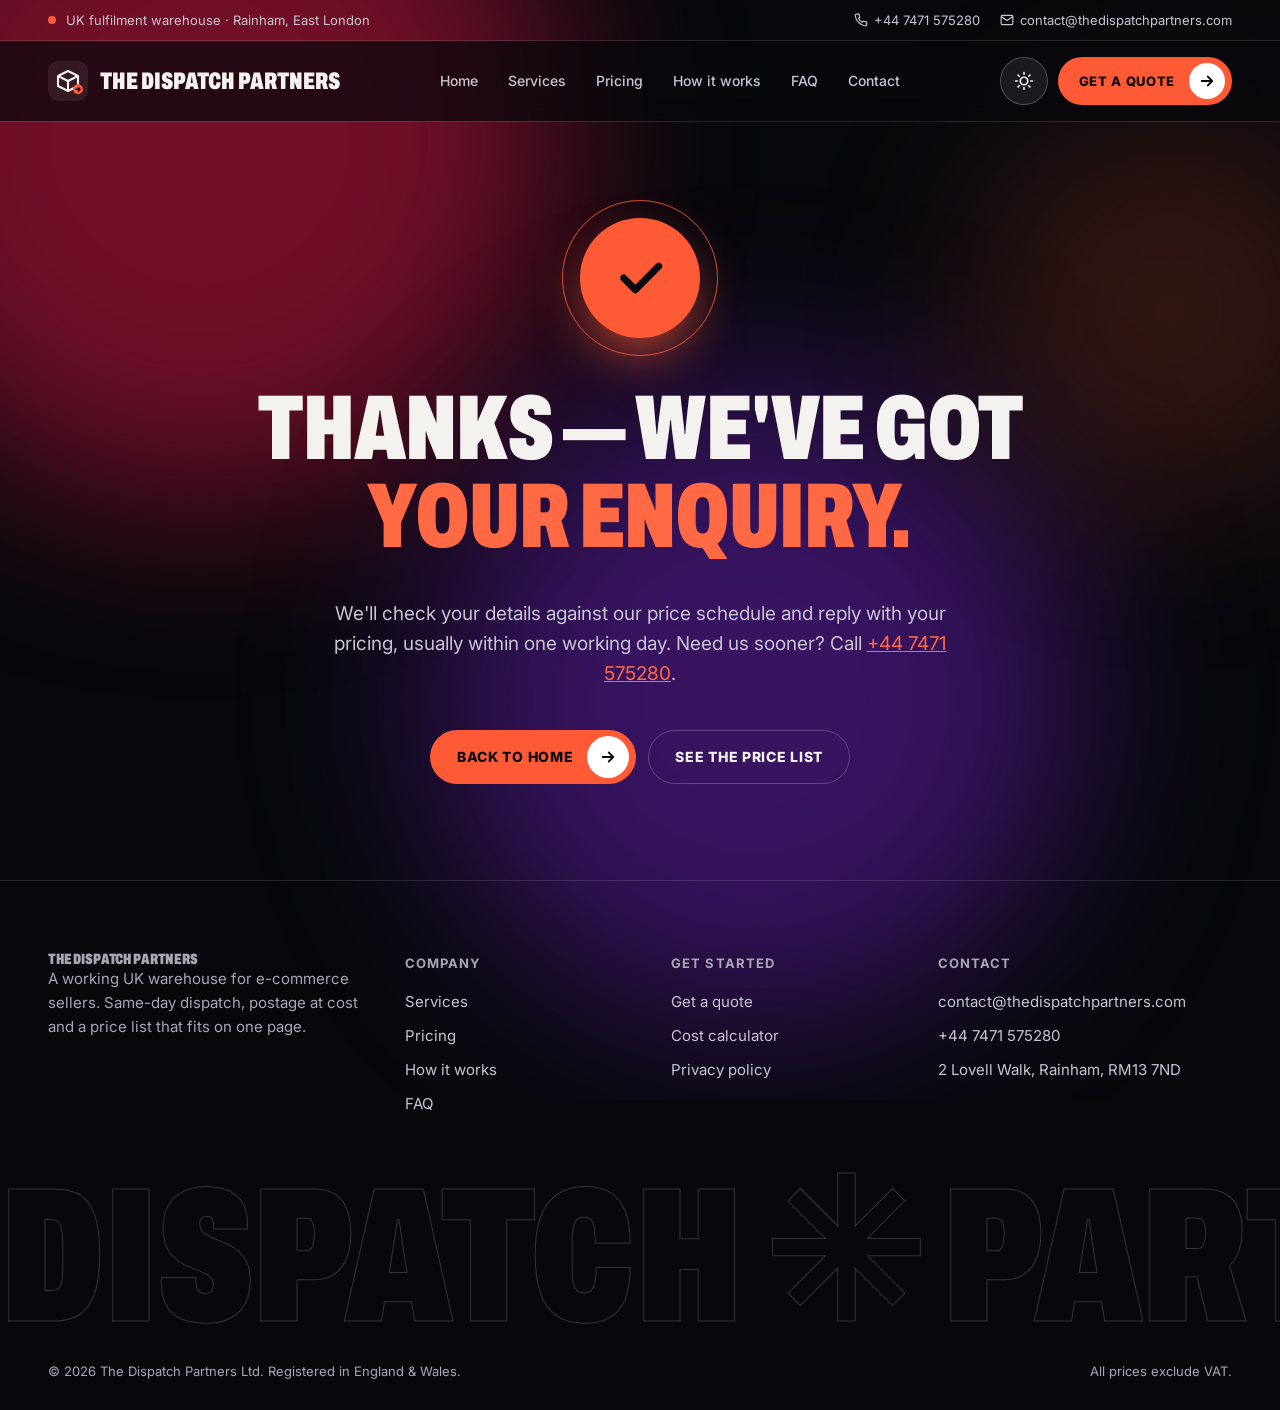
<file: thank-you.html>
<!doctype html>
<html lang="en-GB">
<head>
  <meta charset="utf-8">
  <meta name="robots" content="noindex">
  <meta name="viewport" content="width=device-width, initial-scale=1">
  <title>Thank You | The Dispatch Partners</title>
  <meta name="description" content="Thanks for your enquiry. We will reply with your pricing shortly.">
  <link rel="canonical" href="https://thedispatchpartners.com/thank-you.html">
  <meta property="og:type" content="website">
  <meta property="og:title" content="Thank You | The Dispatch Partners">
  <meta property="og:description" content="Thanks for your enquiry. We will reply with your pricing shortly.">
  <meta property="og:url" content="https://thedispatchpartners.com/thank-you.html">
  <meta name="theme-color" content="#07080c">
  <link rel="icon" href="assets/img/favicon.svg" type="image/svg+xml">
  <script>try{if(localStorage.getItem('tdp-theme')==='light')document.documentElement.setAttribute('data-theme','light')}catch(e){}</script>
  <link rel="preconnect" href="https://fonts.googleapis.com">
  <link rel="preconnect" href="https://fonts.gstatic.com" crossorigin>
  <link href="https://fonts.googleapis.com/css2?family=Archivo:wdth,wght@62..125,500..900&family=Inter:wght@400;500;600;700;800&display=swap" rel="stylesheet">
  <link rel="stylesheet" href="assets/css/styles.css">
</head>
<body>
  <a class="skip-link" href="#main">Skip to content</a>
  <div class="glow" aria-hidden="true"><span class="blob blob--1"></span><span class="blob blob--2"></span><span class="blob blob--3"></span></div>

  <div class="topbar">
    <div class="container">
      <span class="topbar__place"><span class="dot" aria-hidden="true"></span>UK fulfilment warehouse · Rainham, East London</span>
      <div class="topbar__links">
        <a href="tel:+447471575280"><svg viewBox="0 0 24 24" fill="none" stroke="currentColor" stroke-width="2" aria-hidden="true"><path d="M22 16.9v3a2 2 0 0 1-2.2 2 19.8 19.8 0 0 1-8.6-3.1 19.5 19.5 0 0 1-6-6A19.8 19.8 0 0 1 2.1 4.2 2 2 0 0 1 4.1 2h3a2 2 0 0 1 2 1.7c.1.9.4 1.8.7 2.7a2 2 0 0 1-.5 2.1L8 9.8a16 16 0 0 0 6 6l1.3-1.3a2 2 0 0 1 2.1-.4c.9.3 1.8.6 2.7.7a2 2 0 0 1 1.7 2z"/></svg>+44 7471 575280</a>
        <a href="mailto:contact@thedispatchpartners.com"><svg viewBox="0 0 24 24" fill="none" stroke="currentColor" stroke-width="2" aria-hidden="true"><rect x="2" y="4" width="20" height="16" rx="2"/><path d="m22 6-10 7L2 6"/></svg><span class="topbar__email-text">contact@thedispatchpartners.com</span><span class="visually-hidden">Email us</span></a>
      </div>
    </div>
  </div>

  <header class="header" id="header">
    <div class="container">
      <a class="logo" href="index.html" aria-label="The Dispatch Partners home">
        <svg class="logo__mark" viewBox="0 0 48 48" aria-hidden="true"><rect width="48" height="48" rx="12" fill="currentColor" fill-opacity=".08"/><path d="M12 18l12-6 12 6v12l-12 6-12-6z" fill="none" stroke="currentColor" stroke-width="2.5" stroke-linejoin="round"/><path d="M12 18l12 6 12-6M24 24v12" fill="none" stroke="currentColor" stroke-width="2.5" stroke-linejoin="round"/><circle cx="36" cy="34" r="6" fill="#ff5a36"/><path d="M33.5 34h5m-2-2 2 2-2 2" stroke="#0b0b0f" stroke-width="1.8" fill="none" stroke-linecap="round" stroke-linejoin="round"/></svg>
        <span class="logo__text">The Dispatch Partners</span>
      </a>
      <nav class="nav" id="nav" aria-label="Main">
        <ul class="nav__list">
          <li><a href="index.html">Home</a></li>
          <li><a href="index.html#services">Services</a></li>
          <li><a href="pricing.html">Pricing</a></li>
          <li><a href="index.html#how-it-works">How it works</a></li>
          <li><a href="index.html#faq">FAQ</a></li>
          <li><a href="contact.html">Contact</a></li>
        </ul>
        <div class="nav__extra">
          <a class="btn btn--primary" href="contact.html">Get a quote<span class="btn__arrow"><svg viewBox="0 0 24 24" fill="none" stroke="currentColor" stroke-width="2.4" stroke-linecap="round" stroke-linejoin="round" aria-hidden="true"><path d="M5 12h14M13 6l6 6-6 6"/></svg></span></a>
          <p><a href="tel:+447471575280">+44 7471 575280</a><br><a href="mailto:contact@thedispatchpartners.com">contact@thedispatchpartners.com</a></p>
        </div>
      </nav>
      <div class="header__actions">
        <button class="icon-btn theme-toggle" id="themeToggle" type="button" aria-label="Switch to light mode">
          <svg class="icon-sun" viewBox="0 0 24 24" fill="none" stroke="currentColor" stroke-width="2" stroke-linecap="round" aria-hidden="true"><circle cx="12" cy="12" r="4.5"/><path d="M12 2v2M12 20v2M4.9 4.9l1.4 1.4M17.7 17.7l1.4 1.4M2 12h2M20 12h2M4.9 19.1l1.4-1.4M17.7 6.3l1.4-1.4"/></svg>
          <svg class="icon-moon" viewBox="0 0 24 24" fill="none" stroke="currentColor" stroke-width="2" stroke-linecap="round" stroke-linejoin="round" aria-hidden="true"><path d="M21 12.8A9 9 0 1 1 11.2 3a7 7 0 0 0 9.8 9.8z"/></svg>
        </button>
        <a class="btn btn--primary btn--sm header__quote" href="contact.html">Get a quote<span class="btn__arrow"><svg viewBox="0 0 24 24" fill="none" stroke="currentColor" stroke-width="2.4" stroke-linecap="round" stroke-linejoin="round" aria-hidden="true"><path d="M5 12h14M13 6l6 6-6 6"/></svg></span></a>
        <button class="icon-btn nav-toggle" id="navToggle" type="button" aria-label="Open menu" aria-expanded="false" aria-controls="nav">
          <svg class="icon-menu" viewBox="0 0 24 24" fill="none" stroke="currentColor" stroke-width="2" stroke-linecap="round" aria-hidden="true"><path d="M4 7h16M8 12h12M12 17h8"/></svg>
          <svg class="icon-close" viewBox="0 0 24 24" fill="none" stroke="currentColor" stroke-width="2" stroke-linecap="round" aria-hidden="true"><path d="M6 6l12 12M18 6 6 18"/></svg>
        </button>
      </div>
    </div>
  </header>

  <main id="main">
    <section class="center-page">
      <div class="container">
        <div class="success-badge" aria-hidden="true">
          <span class="success-badge__ring"></span><span class="success-badge__ring"></span>
          <div class="success-badge__core"><svg viewBox="0 0 24 24" fill="none" stroke="currentColor" stroke-width="3" stroke-linecap="round" stroke-linejoin="round"><path d="m5 12 5 5L20 7"/></svg></div>
        </div>
        <h1>
          <span class="line-mask"><span>Thanks — we've got</span></span>
          <span class="line-mask"><span class="accent">your enquiry.</span></span>
        </h1>
        <p class="center-page__lead fade-up" style="--d:.5s">We'll check your details against our price schedule and reply with your pricing, usually within one working day. Need us sooner? Call <a href="tel:+447471575280">+44 7471 575280</a>.</p>
        <div class="center-page__cta fade-up" style="--d:.65s">
          <a class="btn btn--primary" href="index.html">Back to home<span class="btn__arrow"><svg viewBox="0 0 24 24" fill="none" stroke="currentColor" stroke-width="2.4" stroke-linecap="round" stroke-linejoin="round" aria-hidden="true"><path d="M5 12h14M13 6l6 6-6 6"/></svg></span></a>
          <a class="btn btn--ghost" href="pricing.html">See the price list</a>
        </div>
      </div>
    </section>
  </main>

  <footer class="footer">
    <div class="container">
      <div class="footer__grid">
        <div>
          <p class="disp footer__brand">The Dispatch Partners</p>
          <p>A working UK warehouse for e-commerce sellers. Same-day dispatch, postage at cost and a price list that fits on one page.</p>
        </div>
        <div>
          <h4>Company</h4>
          <ul>
            <li><a href="index.html#services">Services</a></li>
            <li><a href="pricing.html">Pricing</a></li>
            <li><a href="index.html#how-it-works">How it works</a></li>
            <li><a href="index.html#faq">FAQ</a></li>
          </ul>
        </div>
        <div>
          <h4>Get started</h4>
          <ul>
            <li><a href="contact.html">Get a quote</a></li>
            <li><a href="pricing.html#calculator">Cost calculator</a></li>
            <li><a href="privacy.html">Privacy policy</a></li>
          </ul>
        </div>
        <div>
          <h4>Contact</h4>
          <ul>
            <li><a href="mailto:contact@thedispatchpartners.com">contact@thedispatchpartners.com</a></li>
            <li><a href="tel:+447471575280">+44 7471 575280</a></li>
            <li>2 Lovell Walk, Rainham, RM13 7ND</li>
          </ul>
        </div>
      </div>
    </div>
    <div class="footer__word disp" aria-hidden="true">Dispatch ✳ Partners</div>
    <div class="container footer__bottom">
      <span>&copy; <span data-year>2026</span> The Dispatch Partners Ltd. Registered in England &amp; Wales.</span>
      <span>All prices exclude VAT.</span>
    </div>
  </footer>

  <button class="back-top" id="backTop" type="button" aria-label="Back to top"><svg viewBox="0 0 24 24" fill="none" stroke="currentColor" stroke-width="2.5" stroke-linecap="round" aria-hidden="true"><path d="M12 19V5M5 12l7-7 7 7"/></svg></button>
  <script src="assets/js/main.js" defer></script>
</body>
</html>
</file>
<file: assets/css/styles.css>
/* =========================================================
   The Dispatch Partners — main stylesheet
   Dark by default; data-theme="light" on <html> switches the palette.
   ========================================================= */

:root {
  --bg: #07080c;
  --bg-2: #0d0e14;
  --card: #12131a;
  --fg: #f4f2ee;
  --fg-2: #c9c6d2;
  --muted: #a9a7b3;
  --accent: #ff5a36;
  --accent-text: #ff6a45;
  --on-accent: #0b0b0f;
  --inv: 255, 255, 255;
  --bg-rgb: 7, 8, 12;
  --glass: rgba(22, 22, 32, .65);
  --line: rgba(var(--inv), .12);
  --line-2: rgba(var(--inv), .22);
  --error: #ff8a96;
  --blob: 1;
  --radius: 24px;
  --radius-sm: 14px;
  --container: 1280px;
  --gutter: clamp(16px, 4vw, 48px);
  --font: "Inter", system-ui, -apple-system, "Segoe UI", Roboto, sans-serif;
  --font-display: "Archivo", "Arial Narrow", Impact, sans-serif;
  --ease: cubic-bezier(.7, 0, .2, 1);
  --ease-out: cubic-bezier(.2, .7, .2, 1);
  color-scheme: dark;
}
[data-theme="light"] {
  --bg: #f6f4ef;
  --bg-2: #ece9e2;
  --card: #ffffff;
  --fg: #121214;
  --fg-2: #3b3a42;
  --muted: #5c5a66;
  --accent-text: #c23410;
  --inv: 18, 18, 20;
  --bg-rgb: 246, 244, 239;
  --glass: rgba(255, 255, 255, .82);
  --error: #b42318;
  --blob: .32;
  color-scheme: light;
}

*, *::before, *::after { box-sizing: border-box; }
html { scroll-behavior: smooth; scroll-padding-top: 96px; -webkit-text-size-adjust: 100%; overflow-x: clip; }
body {
  position: relative;
  margin: 0;
  font-family: var(--font);
  font-size: 16px;
  line-height: 1.6;
  color: var(--fg);
  background: var(--bg);
  -webkit-font-smoothing: antialiased;
  overflow-x: clip;
  transition: background-color .4s, color .4s;
}
img, svg { display: block; max-width: 100%; }
a { color: var(--accent-text); }
p { margin: 0 0 1em; }
h1, h2, h3, h4 { margin: 0; color: var(--fg); }
h1, h2, .disp {
  font-family: var(--font-display);
  font-stretch: 68%;
  font-weight: 900;
  text-transform: uppercase;
  letter-spacing: -.01em;
  line-height: .92;
}
h1 { font-size: clamp(44px, 9vw, 100px); }
h2 { font-size: clamp(34px, 5.4vw, 65px); }
h3 { font-size: 1.1rem; }
.accent { color: var(--accent-text); }
:focus-visible { outline: 2px solid var(--accent); outline-offset: 3px; border-radius: 4px; }
.container { width: 100%; max-width: var(--container); margin: 0 auto; padding: 0 var(--gutter); }
.section { position: relative; padding: clamp(64px, 9vw, 112px) 0; }
.section--tight { padding-top: clamp(40px, 5vw, 64px); }
.section--alt { background: var(--bg-2); overflow: hidden; }
.skip-link { position: absolute; left: -9999px; top: 0; background: var(--accent); color: var(--on-accent); padding: 10px 16px; z-index: 1000; font-weight: 700; }
.skip-link:focus { left: 10px; top: 10px; }
.visually-hidden { position: absolute !important; width: 1px; height: 1px; overflow: hidden; clip: rect(0 0 0 0); white-space: nowrap; }

/* ---------- Background glow ---------- */
.glow { position: absolute; left: 0; right: 0; top: 0; height: 1100px; overflow: hidden; pointer-events: none; z-index: -1; }
.blob { position: absolute; border-radius: 50%; filter: blur(90px); opacity: var(--blob); pointer-events: none; }
.blob--1 { width: 720px; height: 720px; left: -160px; top: -220px; background: rgba(200, 20, 64, .55); animation: drift 16s ease-in-out infinite alternate; }
.blob--2 { width: 640px; height: 640px; left: 34%; top: 380px; background: rgba(104, 30, 180, .5); animation: drift 20s ease-in-out -6s infinite alternate-reverse; }
.blob--3 { width: 380px; height: 380px; right: -80px; top: 120px; background: rgba(255, 90, 54, .18); animation: drift 16s ease-in-out infinite alternate; }

/* ---------- Small shared pieces ---------- */
.dot { width: 8px; height: 8px; border-radius: 50%; background: var(--accent); flex: none; animation: pulse 2s ease-out infinite; }
.star { flex: none; animation: spin 14s linear infinite; }
.star path { stroke: var(--accent); }
.label-row {
  display: flex; align-items: center; gap: 16px;
  margin-bottom: clamp(28px, 4vw, 40px);
  font-size: 13px; font-weight: 700; text-transform: uppercase; letter-spacing: .06em;
}
.label-row__line { flex: 1; height: 1px; background: var(--line-2); }
.label-row__name { display: inline-flex; align-items: center; gap: 8px; }
.label-row__name::before { content: ""; width: 6px; height: 6px; border-radius: 50%; background: var(--accent); }
.section-head {
  display: grid; grid-template-columns: repeat(2, minmax(0, 1fr));
  gap: clamp(20px, 5vw, 64px); align-items: end;
  margin-bottom: clamp(32px, 5vw, 56px);
}
.section-head p { margin: 0; max-width: 460px; color: var(--fg-2); font-size: clamp(16px, 1.4vw, 18px); }
.pill-list { list-style: none; margin: 0; padding: 0; display: flex; flex-wrap: wrap; gap: 10px; }
.pill {
  display: inline-flex; align-items: center; gap: 8px;
  padding: 10px 16px; border-radius: 999px;
  background: rgba(var(--inv), .07); border: 1px solid var(--line);
  font-size: 14px; font-weight: 500;
  transition: background-color .3s, border-color .3s, transform .3s;
}
.pill svg { width: 14px; height: 14px; color: var(--accent-text); }
.tick {
  width: 26px; height: 26px; border-radius: 50%; flex: none;
  background: var(--accent); color: var(--on-accent);
  display: inline-grid; place-items: center;
}
.tick svg { width: 14px; height: 14px; }
.photo { position: relative; overflow: hidden; border-radius: var(--radius); border: 1px solid var(--line); background: var(--card); }
.photo img { width: 100%; height: 100%; object-fit: cover; transition: transform 1.2s var(--ease-out); }

/* ---------- Buttons ---------- */
.btn {
  position: relative; isolation: isolate; overflow: hidden;
  display: inline-flex; align-items: center; justify-content: center; gap: 14px;
  min-height: 54px; padding: 0 26px;
  border-radius: 999px; border: 1px solid transparent;
  font: 800 14px/1 var(--font); text-transform: uppercase; letter-spacing: .05em;
  text-decoration: none; white-space: nowrap; cursor: pointer;
  transition: color .35s, transform .35s, box-shadow .35s, border-color .35s;
}
.btn::before {
  content: ""; position: absolute; inset: 0; z-index: -1; border-radius: inherit;
  background: var(--fg); transform: translateY(101%); transition: transform .5s var(--ease);
}
.btn svg { width: 18px; height: 18px; flex: none; }
.btn--primary { background: var(--accent); color: var(--on-accent); }
.btn--primary:has(.btn__arrow) { padding-right: 6px; }
.btn__arrow {
  width: 42px; height: 42px; border-radius: 50%; flex: none;
  background: #fff; color: #0b0b0f; display: grid; place-items: center;
  transition: transform .5s var(--ease), background-color .35s;
}
.btn--ghost { background: transparent; color: var(--fg); border-color: var(--line-2); }
.btn--sm { min-height: 48px; padding: 0 20px; font-size: 13px; }
.btn--sm .btn__arrow { width: 36px; height: 36px; }
.btn--block { width: 100%; justify-content: space-between; }
.btn[hidden] { display: none; }
.btn:disabled { opacity: .7; cursor: wait; }
.spinner { width: 18px; height: 18px; border: 2.5px solid currentColor; border-top-color: transparent; border-radius: 50%; animation: spin .7s linear infinite; display: none; }
.is-loading .spinner { display: inline-block; }
.is-loading .btn__arrow { display: none; }
.link-btn { background: none; border: 0; padding: 0; color: var(--accent-text); font: 600 13px var(--font); cursor: pointer; text-decoration: underline; text-underline-offset: 3px; }

/* ---------- Top bar & header ---------- */
.topbar { border-bottom: 1px solid var(--line); font-size: 13px; color: var(--fg-2); }
.topbar .container { display: flex; justify-content: space-between; align-items: center; gap: 16px; min-height: 40px; }
.topbar__place { display: inline-flex; align-items: center; gap: 10px; }
.topbar__links { display: flex; gap: 20px; }
.topbar a { display: inline-flex; align-items: center; gap: 6px; color: var(--fg-2); text-decoration: none; }
.topbar a:hover { color: var(--fg); }
.topbar svg { width: 14px; height: 14px; }

.header { position: sticky; top: 0; z-index: 100; border-bottom: 1px solid var(--line); }
/* The blur sits on a pseudo-element: a backdrop-filter on the header itself would trap the fixed mobile menu inside it */
.header::before {
  content: ""; position: absolute; inset: 0; z-index: -1;
  background: rgba(var(--bg-rgb), .72);
  -webkit-backdrop-filter: blur(14px); backdrop-filter: blur(14px);
  transition: background-color .3s;
}
.header.is-scrolled::before { background: rgba(var(--bg-rgb), .92); }
.header .container { display: flex; align-items: center; justify-content: space-between; gap: 20px; height: 80px; }
.logo { display: inline-flex; align-items: center; gap: 12px; color: var(--fg); text-decoration: none; position: relative; z-index: 120; }
.logo__mark { width: 40px; height: 40px; flex: none; }
.logo__text { font-family: var(--font-display); font-stretch: 68%; font-weight: 900; text-transform: uppercase; font-size: 24px; line-height: 1; }
.nav { display: flex; align-items: center; }
.nav__list { display: flex; gap: 30px; list-style: none; margin: 0; padding: 0; }
.nav__list a { position: relative; color: var(--fg-2); font-size: 14px; font-weight: 500; text-decoration: none; transition: color .2s; }
.nav__list a::after {
  content: ""; position: absolute; left: 0; right: 0; bottom: -6px; height: 2px; background: var(--accent);
  transform: scaleX(0); transform-origin: right; transition: transform .35s var(--ease);
}
.nav__list a:hover, .nav__list a[aria-current="page"] { color: var(--fg); }
.nav__list a:hover::after, .nav__list a[aria-current="page"]::after { transform: scaleX(1); transform-origin: left; }
.nav__extra { display: none; }
.nav-backdrop { display: none; }
.header__actions { display: flex; align-items: center; gap: 10px; position: relative; z-index: 120; }
.icon-btn {
  width: 48px; height: 48px; border-radius: 50%; flex: none;
  display: grid; place-items: center;
  background: rgba(var(--inv), .08); border: 1px solid var(--line-2); color: var(--fg);
  cursor: pointer; transition: background-color .3s, color .3s, border-color .3s, transform .6s var(--ease);
}
.icon-btn svg { width: 20px; height: 20px; }
.theme-toggle .icon-moon, [data-theme="light"] .theme-toggle .icon-sun { display: none; }
[data-theme="light"] .theme-toggle .icon-moon { display: block; }
.theme-toggle svg { animation: iconIn .5s var(--ease-out) both; }
.nav-toggle { display: none; }
.nav-toggle .icon-close, .nav-toggle[aria-expanded="true"] .icon-menu { display: none; }
.nav-toggle[aria-expanded="true"] .icon-close { display: block; }

/* ---------- Hero ---------- */
.hero { position: relative; padding: clamp(40px, 7vw, 80px) 0 clamp(40px, 6vw, 64px); }
.hero .container { position: relative; }
.hero__eyebrow { position: relative; z-index: 1; display: flex; align-items: center; gap: 14px; margin-bottom: clamp(24px, 3vw, 36px); }
.hero__eyebrow p { margin: 0; max-width: 360px; font-size: clamp(18px, 2vw, 22px); line-height: 1.05; }
.hero__eyebrow-line { width: 64px; height: 1px; background: var(--fg); flex: none; }
.hero__ring { width: 22px; height: 22px; border-radius: 50%; border: 1px solid rgba(var(--inv), .6); display: grid; place-items: center; flex: none; }
.hero__ring::after { content: ""; width: 6px; height: 6px; border-radius: 50%; background: var(--fg); }
.hero__title { position: relative; z-index: 1; font-size: clamp(42px, 9vw, 92px); text-shadow: 0 4px 30px rgba(0, 0, 0, .35); }
[data-theme="light"] .hero__title { text-shadow: none; }
.line-mask { display: block; overflow: hidden; padding-bottom: .04em; }
.line-mask > span { display: inline-block; animation: lineUp 1.1s var(--ease) both; }
.line-mask:nth-child(2) > span { animation-delay: .12s; }
.line-mask:nth-child(3) > span { animation-delay: .24s; }
.line-mask__star { display: inline-flex !important; align-items: center; gap: .12em; }
.line-mask__star .star { width: .74em; height: .74em; }

.hero__stack { position: absolute; right: var(--gutter); top: 28px; width: min(28vw, 340px); height: 380px; z-index: 0; }
.hero__stack .float { position: absolute; }
.hero__stack .float--back { right: 0; top: 56px; width: 60%; height: 76%; animation: bob 6s ease-in-out -2s infinite; }
.hero__stack .float--front { left: 0; top: 0; width: 68%; height: 90%; animation: bob 5s ease-in-out infinite; }
.hero__stack .photo { position: absolute; inset: 0; border-color: var(--line-2); box-shadow: 0 30px 80px rgba(0, 0, 0, .45); }
.hero__stack .float--back .photo { transform: rotate(8deg); }
.hero__stack .float--front .photo { transform: rotate(-4deg); }
.hero__badge {
  position: absolute; left: -28px; bottom: -8px; width: 96px; height: 96px; border-radius: 50%;
  background: var(--accent); display: grid; place-items: center; box-shadow: 0 18px 40px -10px var(--accent);
}
.hero__badge .star { width: 52px; height: 52px; }
.hero__badge .star path { stroke: #0b0b0f; }

.hero__row { display: grid; grid-template-columns: minmax(0, 1fr) minmax(0, 420px); gap: 56px; align-items: center; margin-top: clamp(32px, 5vw, 56px); }
.hero__copy { display: flex; flex-direction: column; gap: 30px; }
.hero__lead { margin: 0; max-width: 520px; color: var(--fg-2); font-size: clamp(17px, 1.6vw, 19px); }
.hero__cta { display: flex; flex-wrap: wrap; gap: 12px; }

.price-panel { position: relative; padding: 28px 0; }
.price-panel__card {
  padding: 32px 28px 24px; border-radius: var(--radius);
  background: var(--glass); border: 1px solid var(--line);
  box-shadow: 0 30px 80px rgba(0, 0, 0, .35);
  -webkit-backdrop-filter: blur(16px); backdrop-filter: blur(16px);
  transition: transform .45s var(--ease-out), border-color .3s;
}
.price-panel__head { display: flex; justify-content: space-between; align-items: center; gap: 12px; margin-bottom: 12px; }
.price-panel__head h3 { font-family: var(--font-display); font-stretch: 68%; font-weight: 900; text-transform: uppercase; font-size: 26px; line-height: 1; }
.tag {
  display: inline-flex; align-items: center; gap: 8px; padding: 4px 10px; border-radius: 999px;
  border: 1px solid var(--line-2); color: var(--fg-2);
  font-size: 12px; font-weight: 600; text-transform: uppercase; letter-spacing: .08em; white-space: nowrap;
}
.tag .dot { width: 6px; height: 6px; }
.price-rows { list-style: none; margin: 0; padding: 0; }
.price-rows li { display: flex; justify-content: space-between; align-items: center; gap: 12px; padding: 14px 0; border-bottom: 1px solid var(--line); }
.price-rows li:last-child { border-bottom: 0; }
.price-rows span strong { display: block; font-size: 15px; }
.price-rows small { color: var(--muted); font-size: 13px; }
.price-rows b { font-family: var(--font-display); font-stretch: 68%; font-weight: 900; font-size: 30px; line-height: 1; color: var(--accent-text); white-space: nowrap; }
.price-panel__foot { margin: 8px 0 0; font-size: 13px; color: var(--muted); }
.float-chip {
  position: absolute; z-index: 2; display: flex; align-items: center; gap: 12px;
  padding: 12px 18px; border-radius: 16px;
  background: var(--glass); border: 1px solid var(--line-2);
  -webkit-backdrop-filter: blur(12px); backdrop-filter: blur(12px);
  font-size: 13px; color: var(--fg-2); box-shadow: 0 20px 40px rgba(0, 0, 0, .3);
}
.float-chip strong { display: block; color: var(--fg); font-size: 14px; }
.float-chip i { width: 36px; height: 36px; border-radius: 50%; display: grid; place-items: center; flex: none; background: var(--accent); color: var(--on-accent); }
.float-chip i svg { width: 18px; height: 18px; }
.float-chip--a { top: -14px; right: -16px; animation: bob 5s ease-in-out infinite; }
.float-chip--b { bottom: -10px; left: -28px; animation: bob 6s ease-in-out -2s infinite; }
.float-chip--b i { background: var(--fg); color: var(--bg); }
.hero__scroll { margin: clamp(48px, 7vw, 80px) 0 0; }

/* ---------- Ticker ---------- */
.ticker-clip { overflow: hidden; padding: 24px 0; }
.ticker { position: relative; overflow: hidden; margin: 0 -20px; padding: 22px 0; background: var(--accent); color: #0b0b0f; transform: rotate(-1.2deg); }
.ticker__track { display: flex; gap: 48px; width: max-content; animation: marquee 36s linear infinite; font-size: clamp(26px, 3vw, 40px); line-height: 1; }
.ticker:hover .ticker__track { animation-play-state: paused; }

/* ---------- Stats ---------- */
.stats__grid { display: grid; grid-template-columns: repeat(4, minmax(0, 1fr)); gap: 20px; }
.stat { padding: 32px 28px; border-radius: var(--radius); background: var(--card); border: 1px solid var(--line); }
.stat strong { display: block; font-family: var(--font-display); font-stretch: 68%; font-weight: 900; font-size: clamp(44px, 5vw, 66px); line-height: .92; white-space: nowrap; }
.stat strong em { font-style: normal; }
.stat--accent strong { color: var(--accent-text); }
.stat span { display: block; margin-top: 14px; color: var(--muted); font-size: 13px; font-weight: 600; text-transform: uppercase; letter-spacing: .06em; }

/* ---------- Services ---------- */
.banner { height: clamp(240px, 38vw, 440px); margin-bottom: clamp(28px, 4vw, 48px); }
.banner::after { content: ""; position: absolute; inset: 0; background: linear-gradient(180deg, rgba(7, 8, 12, 0) 45%, rgba(7, 8, 12, .75)); pointer-events: none; }
.banner__tags { position: absolute; left: clamp(16px, 3vw, 32px); right: clamp(16px, 3vw, 32px); bottom: clamp(16px, 2.5vw, 28px); z-index: 1; display: flex; flex-wrap: wrap; gap: 8px; }
.banner__tags span {
  padding: 9px 16px; border-radius: 999px; font-size: 14px; font-weight: 600;
  background: rgba(7, 8, 12, .55); border: 1px solid rgba(245, 243, 239, .3); color: #f5f3ef;
  -webkit-backdrop-filter: blur(8px); backdrop-filter: blur(8px);
}
.banner__tags span:last-child { background: var(--accent); border-color: transparent; color: #0b0b0f; font-weight: 700; }
.svc {
  position: relative; isolation: isolate; overflow: hidden;
  display: grid; grid-template-columns: 80px minmax(0, 1.1fr) minmax(0, 1.3fr) 200px; gap: 32px; align-items: start;
  margin: 0 -24px; padding: 36px 24px; border-top: 1px solid var(--line); border-radius: 20px;
}
.svc:last-child { border-bottom: 1px solid var(--line); }
.svc::before {
  content: ""; position: absolute; inset: 0; z-index: -1;
  background: linear-gradient(90deg, rgba(255, 90, 54, .14), rgba(255, 90, 54, 0));
  transform: scaleX(0); transform-origin: left; transition: transform .6s var(--ease);
}
.svc__num { font-family: var(--font-display); font-stretch: 68%; font-weight: 900; font-size: 26px; line-height: 1; color: var(--accent-text); }
.svc h3 { font-family: var(--font-display); font-stretch: 68%; font-weight: 900; text-transform: uppercase; font-size: clamp(28px, 3vw, 36px); line-height: .95; transition: transform .5s var(--ease-out), color .3s; }
.svc p { margin: 0; color: var(--fg-2); }
.svc__meta { font-size: 14px; color: var(--muted); }
.svc__meta strong { display: block; font-family: var(--font-display); font-stretch: 68%; font-weight: 900; text-transform: uppercase; font-size: 30px; line-height: 1; color: var(--fg); }

/* ---------- Comparison ---------- */
.compare { display: grid; grid-template-columns: repeat(2, minmax(0, 1fr)); gap: clamp(32px, 5vw, 64px); align-items: center; }
.compare h2 { font-size: clamp(32px, 4.2vw, 54px); margin-bottom: 24px; }
.compare__lead { color: var(--fg-2); font-size: 17px; margin-bottom: 28px; }
.check-list { list-style: none; margin: 0; padding: 0; display: grid; gap: 14px; }
.check-list li { display: flex; gap: 14px; align-items: flex-start; }
.bars { padding: clamp(24px, 3vw, 36px); border-radius: 28px; background: var(--glass); border: 1px solid var(--line); transition: transform .45s var(--ease-out), border-color .3s; }
.bars h3 { font-family: var(--font-display); font-stretch: 68%; font-weight: 900; text-transform: uppercase; font-size: clamp(24px, 2.4vw, 30px); line-height: 1; margin-bottom: 8px; }
.bars > p { color: var(--muted); font-size: 14px; margin-bottom: 28px; }
.bar { margin-bottom: 22px; }
.bar__label { display: flex; justify-content: space-between; gap: 12px; font-size: 14px; font-weight: 600; margin-bottom: 8px; }
.bar__track { height: 14px; border-radius: 999px; background: rgba(var(--inv), .08); overflow: hidden; }
.bar__fill { height: 100%; width: 0; border-radius: 999px; transition: width 1.4s var(--ease-out); }
.bar__fill--us { background: var(--accent); }
.bar__fill--them { background: #6b6a78; }
.bar__fill--peak { background: var(--fg-2); }
.bars small { display: block; color: var(--muted); font-size: 12px; }

/* ---------- Why us grid ---------- */
.big-title { font-size: clamp(38px, 7vw, 80px); margin-bottom: clamp(32px, 5vw, 56px); }
.cells {
  display: grid; grid-template-columns: repeat(3, minmax(0, 1fr)); gap: 1px;
  background: var(--line); border: 1px solid var(--line); border-radius: var(--radius); overflow: hidden;
}
.cell { padding: clamp(28px, 3vw, 40px) clamp(22px, 2.6vw, 32px); background: var(--bg); transition: background-color .35s; }
.cell__num { display: inline-block; margin-bottom: clamp(24px, 3vw, 40px); font-family: var(--font-display); font-stretch: 68%; font-weight: 900; font-size: 20px; color: var(--accent-text); transition: transform .4s; }
.cell h3 { font-family: var(--font-display); font-stretch: 68%; font-weight: 900; text-transform: uppercase; font-size: clamp(24px, 2.4vw, 28px); line-height: .95; margin-bottom: 14px; }
.cell p { margin: 0; color: var(--fg-2); }

/* ---------- How it works ---------- */
.how-head { display: grid; grid-template-columns: minmax(0, 1fr) minmax(0, 460px); gap: clamp(28px, 5vw, 48px); align-items: center; margin-bottom: clamp(32px, 5vw, 56px); }
.how-head h2 { margin-bottom: 20px; }
.how-head p { margin: 0; color: var(--fg-2); font-size: 18px; }
.how-head .photo { height: clamp(240px, 30vw, 360px); transform: rotate(2deg); }
.steps { display: grid; grid-template-columns: repeat(4, minmax(0, 1fr)); gap: 20px; }
.step { padding: 32px 28px; border-radius: var(--radius); border: 1px solid var(--line); transition: transform .45s var(--ease-out), border-color .3s; }
.step__num {
  margin-bottom: 20px; font-family: var(--font-display); font-stretch: 68%; font-weight: 900;
  font-size: clamp(64px, 7vw, 90px); line-height: .9;
  color: transparent; -webkit-text-stroke: 1.5px var(--accent); transition: color .4s;
}
.step h3 { font-family: var(--font-display); font-stretch: 68%; font-weight: 900; text-transform: uppercase; font-size: clamp(24px, 2.4vw, 28px); line-height: .95; margin-bottom: 12px; }
.step p { margin: 0; color: var(--fg-2); font-size: 15px; }
.step--accent { background: var(--accent); border-color: transparent; color: #0b0b0f; }
.step--accent h3, .step--accent p { color: #0b0b0f; }
.step--accent .step__num { color: #0b0b0f; -webkit-text-stroke: 0; }
.center { text-align: center; margin-top: clamp(32px, 4vw, 48px); }

/* ---------- Price cards ---------- */
.price-grid { display: grid; grid-template-columns: repeat(4, minmax(0, 1fr)); gap: 20px; }
.price-card { position: relative; padding: 32px 28px; border-radius: var(--radius); background: var(--card); border: 1px solid var(--line); transition: transform .45s var(--ease-out), border-color .3s; }
.price-card h3 { font-family: var(--font-display); font-stretch: 68%; font-weight: 900; text-transform: uppercase; font-size: 24px; line-height: 1; margin-bottom: 24px; }
.price-card__amount { font-family: var(--font-display); font-stretch: 68%; font-weight: 900; font-size: clamp(48px, 4.4vw, 56px); line-height: .9; }
.price-card__per { color: var(--muted); font-size: 14px; margin: 4px 0 24px; }
.price-card__spec { padding-top: 18px; border-top: 1px solid var(--line); font-size: 14px; color: var(--fg-2); }
.price-card__spec strong { display: block; color: var(--fg); }
.price-card--featured { background: var(--accent); border-color: transparent; color: #0b0b0f; }
.price-card--featured h3, .price-card--featured .price-card__per, .price-card--featured .price-card__spec, .price-card--featured .price-card__spec strong { color: #0b0b0f; }
.price-card--featured .price-card__spec { border-color: rgba(0, 0, 0, .2); }
.price-card__tag { position: absolute; top: 28px; right: 24px; padding: 4px 12px; border-radius: 999px; background: #0b0b0f; color: #fefefe; font-size: 11px; font-weight: 700; text-transform: uppercase; letter-spacing: .05em; }

/* ---------- FAQ ---------- */
.faq-layout { display: grid; grid-template-columns: repeat(2, minmax(0, 1fr)); gap: clamp(28px, 5vw, 64px); align-items: start; }
.faq details { border-bottom: 1px solid var(--line); }
.faq summary {
  list-style: none; cursor: pointer;
  display: flex; justify-content: space-between; align-items: center; gap: 16px;
  padding: 22px 0; font-size: clamp(16px, 1.5vw, 18px); font-weight: 600; transition: color .25s;
}
.faq summary::-webkit-details-marker { display: none; }
.faq summary::after {
  content: "+"; flex: none; width: 36px; height: 36px; border-radius: 50%;
  border: 1px solid var(--line-2); display: grid; place-items: center; font-size: 20px; font-weight: 400;
  transition: transform .35s var(--ease), background-color .3s, color .3s, border-color .3s;
}
.faq details[open] summary::after { transform: rotate(135deg); background: var(--accent); color: #0b0b0f; border-color: var(--accent); }
.faq details > div { padding: 0 0 22px; color: var(--fg-2); }
.faq details[open] > div { animation: fadeUp .5s var(--ease-out) both; }
.faq details > div p { margin: 0; }

/* ---------- CTA band ---------- */
.cta-band {
  position: relative; overflow: hidden; isolation: isolate;
  padding: clamp(36px, 6vw, 72px) clamp(20px, 5vw, 56px);
  border-radius: 32px; background: var(--card); border: 1px solid var(--line);
}
.cta-band__photo { position: absolute; inset: 0; z-index: -2; width: 100%; height: 100%; object-fit: cover; opacity: .22; }
.cta-band .blob { z-index: -1; }
.cta-band .blob--1 { width: 520px; height: 520px; left: -120px; top: -260px; }
.cta-band .blob--2 { width: 480px; height: 480px; left: auto; right: -100px; top: auto; bottom: -260px; }
.cta-band__star { position: absolute; right: clamp(20px, 4vw, 48px); top: clamp(20px, 3vw, 40px); width: clamp(56px, 7vw, 96px); height: clamp(56px, 7vw, 96px); }
.cta-band h2 { font-size: clamp(40px, 7vw, 89px); margin-bottom: 20px; max-width: 14ch; }
.cta-band__row { display: flex; flex-wrap: wrap; align-items: center; justify-content: space-between; gap: 24px; }
.cta-band__row p { margin: 0; font-size: clamp(17px, 1.8vw, 20px); color: var(--fg-2); }
.cta-band__actions { display: flex; flex-wrap: wrap; gap: 12px; }

/* ---------- Inner page hero ---------- */
.page-hero { position: relative; padding: clamp(40px, 7vw, 72px) 0 clamp(40px, 6vw, 72px); }
.breadcrumb { display: flex; flex-wrap: wrap; align-items: center; gap: 10px 12px; margin-bottom: 28px; font-size: 13px; font-weight: 700; text-transform: uppercase; letter-spacing: .06em; color: var(--fg-2); }
.breadcrumb a { color: var(--fg-2); text-decoration: none; }
.breadcrumb a:hover { color: var(--fg); }
.breadcrumb__here { color: var(--fg); }
.breadcrumb__line { width: 56px; height: 1px; background: var(--line-2); }
.page-hero h1 .line-mask__star .star { width: .7em; height: .7em; }
.page-hero__lead { margin: clamp(24px, 3vw, 36px) 0 0; max-width: 640px; color: var(--fg-2); font-size: clamp(17px, 1.6vw, 19px); }
.page-hero__cta { display: flex; flex-wrap: wrap; gap: 12px; margin-top: 32px; }

/* ---------- Pricing page ---------- */
.price-block { display: grid; grid-template-columns: minmax(0, 340px) minmax(0, 1fr); gap: clamp(20px, 4vw, 48px); padding: clamp(32px, 4vw, 48px) 0; border-top: 1px solid var(--line); }
.price-block:last-child { border-bottom: 1px solid var(--line); }
.price-block__num { font-family: var(--font-display); font-stretch: 68%; font-weight: 900; font-size: 22px; color: var(--accent-text); }
.price-block h2 { font-size: clamp(30px, 3.4vw, 36px); margin: 12px 0 14px; }
.price-block__intro p { margin: 0; color: var(--muted); }
.table-wrap { overflow-x: auto; border: 1px solid var(--line); border-radius: 20px; background: var(--bg-2); -webkit-overflow-scrolling: touch; }
.table { width: 100%; border-collapse: collapse; min-width: 560px; }
.table th { text-align: left; padding: 16px 22px; border-bottom: 1px solid var(--line-2); font-size: 12px; font-weight: 700; text-transform: uppercase; letter-spacing: .08em; color: var(--muted); }
.table td { padding: 20px 22px; border-bottom: 1px solid var(--line); color: var(--fg-2); font-size: 15px; vertical-align: middle; }
.table td:first-child { color: var(--fg); font-weight: 600; }
.table tbody tr:last-child td { border-bottom: 0; }
.table tbody tr { transition: background-color .25s; }
.table .price { font-family: var(--font-display); font-stretch: 68%; font-weight: 900; font-size: 26px; line-height: 1; text-transform: uppercase; color: var(--accent-text); white-space: nowrap; }
.table-note { margin: 16px 0 0; color: var(--muted); font-size: 14px; }
.no-fees { display: grid; grid-template-columns: repeat(3, minmax(0, 1fr)); gap: 12px; margin-top: 16px; }
.no-fee { display: flex; align-items: center; gap: 10px; padding: 14px 18px; border-radius: var(--radius-sm); background: rgba(var(--inv), .05); border: 1px solid var(--line); font-weight: 600; font-size: 15px; transition: background-color .3s, border-color .3s, transform .3s; }
.no-fee svg { width: 20px; height: 20px; flex: none; color: var(--accent-text); }

.calc-head { display: flex; flex-wrap: wrap; justify-content: space-between; align-items: end; gap: 24px; margin-bottom: clamp(32px, 4vw, 48px); }
.calc-head h2 { font-size: clamp(36px, 6vw, 80px); max-width: 12ch; }
.calc-head p { margin: 0; max-width: 440px; color: var(--fg-2); }
.calc { display: grid; grid-template-columns: minmax(0, 1.45fr) minmax(0, 1fr); gap: clamp(16px, 2.5vw, 28px); align-items: start; }
.calc__inputs, .calc__result { padding: clamp(22px, 3vw, 36px); border-radius: 28px; background: var(--card); border: 1px solid var(--line); }
.calc__inputs h3, .calc__result h3 { font-family: var(--font-display); font-stretch: 68%; font-weight: 900; text-transform: uppercase; font-size: clamp(24px, 2.4vw, 30px); line-height: 1; margin: 0 0 22px; }
.calc__inputs h3 + .calc__grid + h3 { margin-top: 36px; }
.calc__grid { display: grid; grid-template-columns: repeat(2, minmax(0, 1fr)); gap: 18px; }
.calc__helper { margin-top: 22px; padding: 22px; border-radius: 18px; background: var(--bg); border: 1px dashed rgba(255, 90, 54, .5); }
.calc__helper[hidden] { display: none; }
.calc__helper .btn { margin-top: 14px; }
.calc__result { position: sticky; top: 108px; overflow: hidden; isolation: isolate; }
.calc__result .blob { z-index: -1; width: 340px; height: 340px; right: -140px; top: -160px; background: rgba(255, 90, 54, .3); }
.calc__lines { list-style: none; margin: 0; padding: 0; }
.calc__lines li { display: flex; justify-content: space-between; gap: 12px; padding: 13px 0; border-bottom: 1px solid var(--line); color: var(--fg-2); }
.calc__lines li:last-child { border-bottom: 0; }
.calc__lines li span:last-child { color: var(--fg); font-weight: 700; font-variant-numeric: tabular-nums; }
.calc__total { margin: 18px 0 22px; padding: 24px; border-radius: 20px; background: var(--accent); color: #0b0b0f; }
.calc__total span { display: block; font-size: 13px; font-weight: 700; text-transform: uppercase; letter-spacing: .06em; }
.calc__total strong { display: block; margin: 10px 0 6px; font-family: var(--font-display); font-stretch: 68%; font-weight: 900; font-size: clamp(48px, 5vw, 64px); line-height: .9; font-variant-numeric: tabular-nums; word-break: break-all; }
.calc__total small { font-size: 13px; font-weight: 600; }

/* ---------- Forms ---------- */
.field { display: flex; flex-direction: column; gap: 8px; min-width: 0; }
.field--full { grid-column: 1 / -1; }
.field label, .field .label { font-size: 13px; font-weight: 600; color: var(--fg); }
.req { color: var(--accent-text); }
.hint { color: var(--muted); font-weight: 500; font-size: 13px; }
.input, .select, .textarea {
  width: 100%; min-height: 54px; padding: 0 16px;
  border-radius: 12px; border: 1px solid var(--line-2); background: var(--bg); color: var(--fg);
  font: 500 16px/1.4 var(--font);
  transition: border-color .25s, box-shadow .25s;
}
.textarea { min-height: 130px; padding: 14px 16px; resize: vertical; }
.select { cursor: pointer; }
.input::placeholder, .textarea::placeholder { color: var(--muted); opacity: .8; }
.input:focus, .select:focus, .textarea:focus { outline: none; border-color: var(--accent); box-shadow: 0 0 0 4px rgba(255, 90, 54, .22); }
.field.has-error .input, .field.has-error .select, .field.has-error .textarea { border-color: var(--error); }
.field.is-valid .input, .field.is-valid .select { border-color: rgba(var(--inv), .4); }
.error-msg { display: none; font-size: 13px; color: var(--error); }
.field.has-error .error-msg { display: block; animation: fadeUp .3s ease both; }
.input-group { display: grid; grid-template-columns: repeat(3, minmax(0, 1fr)) auto; gap: 10px; align-items: center; }
.input-group .unit { color: var(--muted); font-weight: 600; }
.chips { display: flex; flex-wrap: wrap; gap: 8px; }
.chip { position: relative; }
.chip input { position: absolute; inset: 0; opacity: 0; margin: 0; cursor: pointer; }
.chip span {
  display: inline-flex; align-items: center; min-height: 44px; padding: 0 16px;
  border-radius: 999px; border: 1px solid var(--line-2); background: rgba(var(--inv), .04);
  font-size: 14px; font-weight: 600; cursor: pointer; user-select: none;
  transition: background-color .25s, border-color .25s, color .25s, transform .25s;
}
.chip input:checked + span { background: var(--accent); border-color: var(--accent); color: #0b0b0f; }
.chip input:focus-visible + span { outline: 2px solid var(--fg); outline-offset: 2px; }
.option-cards { display: grid; grid-template-columns: repeat(4, minmax(0, 1fr)); gap: 10px; }
.option-card { position: relative; }
.option-card input { position: absolute; inset: 0; opacity: 0; margin: 0; cursor: pointer; }
.option-card span {
  display: flex; flex-direction: column; gap: 4px; height: 100%; padding: 18px;
  border-radius: 16px; border: 1px solid var(--line-2); background: rgba(var(--inv), .03);
  font-size: 15px; font-weight: 700; cursor: pointer;
  transition: border-color .25s, background-color .25s, transform .25s;
}
.option-card span small { font-size: 13px; font-weight: 500; color: var(--muted); }
.option-card input:checked + span { border-color: var(--accent); background: rgba(255, 90, 54, .14); }
.option-card input:focus-visible + span { outline: 2px solid var(--fg); outline-offset: 2px; }
.checkbox { display: flex; gap: 14px; align-items: flex-start; cursor: pointer; font-size: 15px; color: var(--fg-2); }
.checkbox input { width: 22px; height: 22px; margin: 2px 0 0; flex: none; accent-color: var(--accent); }
.hp-field { position: absolute; left: -10000px; width: 1px; height: 1px; overflow: hidden; }

/* ---------- Contact ---------- */
.contact { display: grid; grid-template-columns: minmax(0, 400px) minmax(0, 1fr); gap: clamp(16px, 2.5vw, 32px); align-items: start; }
.contact-info { position: sticky; top: 108px; padding: 32px 24px; border-radius: 28px; background: var(--card); border: 1px solid var(--line); }
.contact-info h2 { font-size: clamp(30px, 3vw, 36px); margin: 0 8px 10px; }
.contact-info > p { margin: 0 8px 18px; color: var(--muted); }
.contact-info ul { list-style: none; margin: 0; padding: 0; }
.contact-info li { display: flex; gap: 14px; align-items: center; padding: 14px 16px; border-radius: 16px; transition: background-color .25s; }
.contact-info li i {
  width: 46px; height: 46px; border-radius: 50%; flex: none; display: grid; place-items: center;
  background: rgba(255, 90, 54, .14); color: var(--accent-text);
  transition: background-color .3s, color .3s, transform .3s;
}
.contact-info li i svg { width: 20px; height: 20px; }
.contact-info li small { display: block; color: var(--muted); font-size: 12px; font-weight: 700; text-transform: uppercase; letter-spacing: .06em; }
.contact-info li a, .contact-info li span { color: var(--fg); font-weight: 600; text-decoration: none; word-break: break-word; }
.contact-info__promise { margin: 18px 8px 0; padding: 20px; border-radius: 18px; background: var(--accent); color: #0b0b0f; font-size: 15px; }
.form-card { position: relative; overflow: hidden; padding: clamp(22px, 3.5vw, 40px); border-radius: 28px; background: var(--card); border: 1px solid var(--line); }
.form-card__head h2 { font-size: clamp(32px, 3.6vw, 44px); margin-bottom: 8px; }
.form-card__head p { margin: 0 0 28px; color: var(--muted); }
.progress { display: flex; gap: 12px; margin-bottom: 36px; }
.progress__step { flex: 1; display: flex; flex-direction: column; gap: 10px; }
.progress__bar { height: 4px; border-radius: 999px; background: rgba(var(--inv), .12); overflow: hidden; }
.progress__bar::after { content: ""; display: block; height: 100%; width: 0; background: var(--accent); transition: width .6s var(--ease); }
.progress__step.is-active .progress__bar::after, .progress__step.is-done .progress__bar::after { width: 100%; }
.progress__label { display: flex; align-items: center; gap: 10px; font-size: 13px; font-weight: 700; text-transform: uppercase; letter-spacing: .05em; color: var(--muted); }
.progress__label b { width: 26px; height: 26px; border-radius: 50%; display: grid; place-items: center; flex: none; font-size: 12px; background: rgba(var(--inv), .1); color: var(--muted); }
.progress__step.is-active .progress__label, .progress__step.is-done .progress__label { color: var(--fg); }
.progress__step.is-active .progress__label b, .progress__step.is-done .progress__label b { background: var(--accent); color: #0b0b0f; }
.form-step { display: none; border: 0; margin: 0; padding: 0; min-width: 0; }
.form-step.is-active { display: block; animation: fadeUp .55s var(--ease-out) both; }
.form-step legend { padding: 0; margin-bottom: 20px; font-family: var(--font-display); font-stretch: 68%; font-weight: 900; text-transform: uppercase; font-size: 26px; line-height: 1; }
.form-grid { display: grid; grid-template-columns: repeat(2, minmax(0, 1fr)); gap: 20px; }
.form-summary { border: 1px solid var(--line); border-radius: 18px; overflow: hidden; }
.form-summary dl { display: grid; grid-template-columns: minmax(0, 160px) minmax(0, 1fr); margin: 0; }
.form-summary dt, .form-summary dd { padding: 14px 18px; border-bottom: 1px solid var(--line); }
.form-summary dt { color: var(--muted); font-size: 13px; font-weight: 700; text-transform: uppercase; letter-spacing: .05em; }
.form-summary dd { margin: 0; font-weight: 500; word-break: break-word; }
.form-alert { display: none; margin-top: 18px; padding: 14px 18px; border-radius: 12px; font-size: 15px; }
.form-alert.is-visible { display: block; }
.form-alert--error { background: rgba(255, 90, 110, .12); border: 1px solid var(--error); color: var(--fg); }
.form-nav { display: flex; gap: 12px; margin-top: 36px; padding-top: 28px; border-top: 1px solid var(--line); }
.form-success { display: none; text-align: center; padding: 48px 8px; }
.form-success.is-visible { display: block; animation: fadeUp .55s var(--ease-out) both; }
.form-success__icon {
  width: 96px; height: 96px; margin: 0 auto 28px; border-radius: 50%;
  background: var(--accent); color: #0b0b0f; display: grid; place-items: center;
  animation: popIn .8s cubic-bezier(.2, 1.4, .4, 1) both;
}
.form-success__icon svg { width: 44px; height: 44px; }
.form-success h2 { font-size: clamp(36px, 5vw, 48px); margin-bottom: 16px; }
.form-success p { max-width: 520px; margin: 0 auto 28px; color: var(--fg-2); }
.map { margin-top: 32px; height: clamp(280px, 36vw, 400px); border-radius: 28px; overflow: hidden; border: 1px solid var(--line); background: var(--card); }
.map iframe { width: 100%; height: 100%; border: 0; }
[data-theme="dark"] .map iframe, :root:not([data-theme]) .map iframe { filter: invert(.9) hue-rotate(180deg) saturate(.6); }

/* ---------- Legal ---------- */
.legal { display: grid; grid-template-columns: minmax(0, 280px) minmax(0, 1fr); gap: clamp(24px, 5vw, 64px); align-items: start; }
.toc { position: sticky; top: 116px; display: flex; flex-direction: column; gap: 4px; }
.toc__title { padding: 0 14px 10px; font-size: 12px; font-weight: 700; text-transform: uppercase; letter-spacing: .08em; color: var(--muted); }
.toc a { display: flex; gap: 12px; align-items: baseline; padding: 10px 14px; border-radius: 12px; color: var(--fg-2); text-decoration: none; font-size: 14px; font-weight: 600; transition: background-color .25s, color .25s, transform .25s; }
.toc a span { font-family: var(--font-display); font-stretch: 68%; font-weight: 900; color: var(--accent-text); }
.prose { max-width: 760px; font-size: 17px; color: var(--fg-2); }
.prose h2 { font-size: clamp(28px, 3vw, 34px); margin: 56px 0 16px; padding-top: 28px; border-top: 1px solid var(--line); }
.prose ul { list-style: none; margin: 0 0 18px; padding: 0; display: grid; gap: 12px; }
.prose li { position: relative; padding-left: 30px; }
.prose li::before { content: "✳"; position: absolute; left: 0; top: 0; color: var(--accent-text); }
.prose strong { color: var(--fg); }
.prose__intro { padding: 28px; border-radius: 22px; background: var(--card); border: 1px solid var(--line); }
.prose__updated { margin-top: 40px; color: var(--muted); font-size: 14px; }

/* ---------- Thank you / 404 ---------- */
.center-page { position: relative; min-height: calc(100vh - 220px); min-height: calc(100svh - 220px); display: grid; place-items: center; padding: clamp(56px, 9vw, 96px) 0; text-align: center; }
.center-page h1 { font-size: clamp(40px, 8vw, 92px); margin: 0 auto; max-width: 1100px; }
.center-page__lead { margin: clamp(24px, 3vw, 36px) auto 0; max-width: 640px; color: var(--fg-2); font-size: clamp(17px, 1.6vw, 19px); }
.center-page__cta { display: flex; flex-wrap: wrap; justify-content: center; gap: 12px; margin-top: 40px; }
.success-badge { position: relative; width: 120px; height: 120px; margin: 0 auto 48px; }
.success-badge__ring { position: absolute; inset: -18px; border-radius: 50%; border: 1px solid rgba(255, 90, 54, .5); animation: ring 2.4s ease-out infinite; }
.success-badge__ring + .success-badge__ring { animation-delay: 1.2s; }
.success-badge__core { position: relative; width: 120px; height: 120px; border-radius: 50%; background: var(--accent); color: #0b0b0f; display: grid; place-items: center; box-shadow: 0 24px 60px -16px var(--accent); animation: popIn 1s cubic-bezier(.2, 1.4, .4, 1) .2s both; }
.success-badge__core svg { width: 56px; height: 56px; }
.success-badge__core path { stroke-dasharray: 30; stroke-dashoffset: 30; animation: draw .6s ease .9s forwards; }
.big404 { display: flex; justify-content: center; align-items: center; gap: .06em; font-size: clamp(120px, 26vw, 300px); }
.big404 .disp { color: transparent; -webkit-text-stroke: 2px rgba(var(--inv), .35); }
.big404__box { display: inline-grid; place-items: center; width: .62em; height: .62em; border-radius: .12em; background: var(--accent); color: #0b0b0f; animation: wobble 3.2s ease-in-out infinite; transform-origin: 50% 100%; }
.big404__box svg { width: 60%; height: 60%; }
.road { position: relative; max-width: 520px; height: 2px; margin: 8px auto 40px; background: rgba(var(--inv), .14); overflow: hidden; }
.road::after { content: ""; position: absolute; top: 0; left: -30%; width: 30%; height: 100%; background: var(--accent); animation: run 2.4s linear infinite; }

/* ---------- Footer ---------- */
.footer { border-top: 1px solid var(--line); padding-top: clamp(48px, 7vw, 72px); overflow: hidden; }
.footer__grid { display: grid; grid-template-columns: 1.4fr 1fr 1fr 1.3fr; gap: 40px; margin-bottom: clamp(40px, 6vw, 64px); }
.footer__brand { margin: 0 0 16px; font-size: 30px; }
.footer__grid > div > p { margin: 0; color: var(--muted); font-size: 15px; }
.footer h4 { margin: 0 0 16px; font-size: 13px; text-transform: uppercase; letter-spacing: .08em; color: var(--muted); }
.footer ul { list-style: none; margin: 0; padding: 0; display: grid; gap: 10px; justify-items: start; }
.footer ul a { position: relative; color: var(--fg-2); text-decoration: none; font-size: 15px; word-break: break-word; transition: color .2s; }
.footer ul a:hover { color: var(--fg); }
.footer li { color: var(--fg-2); font-size: 15px; }
.footer__word { text-align: center; font-size: clamp(56px, 15vw, 240px); line-height: .8; color: transparent; -webkit-text-stroke: 1px rgba(var(--inv), .18); white-space: nowrap; user-select: none; }
.footer__bottom { display: flex; flex-wrap: wrap; justify-content: space-between; gap: 12px; padding-top: 28px; padding-bottom: 28px; font-size: 13px; color: var(--muted); }

.back-top {
  position: fixed; right: 20px; bottom: 20px; z-index: 90;
  width: 52px; height: 52px; border-radius: 50%; border: 0;
  background: var(--accent); color: #0b0b0f; display: grid; place-items: center; cursor: pointer;
  box-shadow: 0 14px 30px -10px var(--accent);
  opacity: 0; pointer-events: none; transform: translateY(12px); transition: opacity .3s, transform .3s;
}
.back-top.is-visible { opacity: 1; pointer-events: auto; transform: none; }
.back-top svg { width: 20px; height: 20px; }

/* ---------- Load and scroll animations ---------- */
.fade-up { animation: fadeUp 1s var(--ease-out) both; animation-delay: var(--d, 0s); }
.reveal { opacity: 0; transform: translateY(48px); transition: opacity .9s var(--ease-out), transform .9s var(--ease-out); transition-delay: var(--d, 0s); }
.reveal.is-visible { opacity: 1; transform: none; }

@keyframes lineUp { from { transform: translateY(105%); } }
@keyframes fadeUp { from { opacity: 0; transform: translateY(40px); } }
@keyframes spin { to { transform: rotate(360deg); } }
@keyframes bob { 50% { transform: translateY(-12px); } }
@keyframes drift { to { transform: translate(120px, 80px) scale(1.15); } }
@keyframes pulse { 0% { box-shadow: 0 0 0 0 rgba(255, 90, 54, .7); } 100% { box-shadow: 0 0 0 12px rgba(255, 90, 54, 0); } }
@keyframes marquee { to { transform: translateX(-50%); } }
@keyframes iconIn { from { opacity: 0; transform: rotate(-90deg) scale(.4); } }
@keyframes popIn { from { transform: scale(0) rotate(-120deg); } }
@keyframes ring { from { transform: scale(.8); opacity: 1; } to { transform: scale(1.6); opacity: 0; } }
@keyframes draw { to { stroke-dashoffset: 0; } }
@keyframes wobble { 0%, 100% { transform: translateY(0) rotate(-6deg); } 50% { transform: translateY(-22px) rotate(8deg); } }
@keyframes run { to { left: 100%; } }
@keyframes menuLink { from { opacity: 0; transform: translateY(30px); } }

/* Hover effects only where there is a real pointer, so taps on phones don't leave things stuck "hovered" */
@media (hover: hover) {
  a:hover { color: var(--fg); }
  .btn:hover { transform: translateY(-3px); }
  .btn:hover::before { transform: translateY(0); }
  .btn--primary:hover { color: var(--bg); box-shadow: 0 18px 40px -12px var(--accent); }
  .btn--primary:hover .btn__arrow { background: var(--accent); transform: rotate(-45deg); }
  .btn--ghost:hover { color: var(--bg); border-color: var(--fg); }
  .icon-btn:hover { background: var(--accent); border-color: var(--accent); color: #0b0b0f; }
  .theme-toggle:hover { transform: rotate(180deg); }
  .pill:hover, .no-fee:hover { background: rgba(255, 90, 54, .16); border-color: var(--accent); transform: translateY(-2px); }
  .photo:hover img { transform: scale(1.07); }
  .price-panel__card:hover, .bars:hover, .stat:hover, .step:hover, .price-card:hover { transform: translateY(-8px); border-color: rgba(255, 90, 54, .55); }
  .step:hover .step__num { color: var(--accent); }
  .step--accent:hover .step__num { color: #0b0b0f; }
  .svc:hover::before { transform: scaleX(1); }
  .svc:hover h3 { transform: translateX(14px); color: var(--accent-text); }
  .cell:hover { background: var(--card); }
  .cell:hover .cell__num { transform: translateX(10px) rotate(-8deg); }
  .faq summary:hover { color: var(--accent-text); }
  .table tbody tr:hover { background: rgba(255, 90, 54, .08); }
  .chip span:hover, .option-card span:hover { border-color: var(--accent); transform: translateY(-2px); }
  .contact-info li:hover { background: rgba(var(--inv), .05); }
  .contact-info li:hover i { background: var(--accent); color: #0b0b0f; transform: rotate(-10deg); }
  .toc a:hover { background: rgba(var(--inv), .06); color: var(--fg); transform: translateX(6px); }
  .back-top.is-visible:hover { transform: translateY(-4px); }
}

/* ---------- Responsive ---------- */
@media (max-width: 1100px) {
  .footer__grid { grid-template-columns: 1fr 1fr; }
  .price-grid, .steps, .stats__grid { grid-template-columns: repeat(2, minmax(0, 1fr)); }
}

@media (max-width: 1000px) {
  /* full-screen menu */
  .nav-toggle { display: grid; }
  .nav {
    position: fixed; inset: 0; z-index: 110;
    flex-direction: column; align-items: stretch; justify-content: space-between; gap: 32px;
    padding: 120px var(--gutter) 32px; overflow-y: auto;
    background: var(--bg);
    clip-path: circle(0 at calc(100% - 40px) 40px); visibility: hidden;
    transition: clip-path .6s var(--ease), visibility 0s .6s;
  }
  .nav.is-open { clip-path: circle(150% at calc(100% - 40px) 40px); visibility: visible; transition: clip-path .7s var(--ease); }
  .nav__list { flex-direction: column; gap: 4px; }
  .nav__list a { display: block; padding: 8px 0; font-family: var(--font-display); font-stretch: 68%; font-weight: 900; text-transform: uppercase; font-size: clamp(40px, 9vw, 64px); line-height: 1; color: var(--fg); }
  .nav__list a::after { bottom: 4px; height: 3px; right: auto; width: 60px; }
  .nav__list a[aria-current="page"] { color: var(--accent-text); }
  .nav.is-open .nav__list li { animation: menuLink .6s var(--ease-out) both; }
  .nav.is-open .nav__list li:nth-child(2) { animation-delay: .06s; }
  .nav.is-open .nav__list li:nth-child(3) { animation-delay: .12s; }
  .nav.is-open .nav__list li:nth-child(4) { animation-delay: .18s; }
  .nav.is-open .nav__list li:nth-child(5) { animation-delay: .24s; }
  .nav.is-open .nav__list li:nth-child(6) { animation-delay: .3s; }
  .nav__extra { display: flex; flex-direction: column; gap: 16px; }
  .nav__extra .btn { align-self: flex-start; }
  .nav__extra p { margin: 0; color: var(--fg-2); font-size: 15px; }
  .nav__extra p a { color: var(--fg); text-decoration: none; }

  .hero__stack { position: relative; right: auto; top: auto; width: 100%; height: clamp(300px, 60vw, 420px); margin-top: 40px; }
  .hero__stack .float--front { left: 4%; }
  .hero__stack .float--back { right: 4%; }
  .hero__badge { left: 0; }
  .hero__row, .compare, .faq-layout, .how-head, .contact, .calc, .legal, .price-block { grid-template-columns: minmax(0, 1fr); }
  .price-panel { max-width: 520px; }
  .svc { grid-template-columns: 56px minmax(0, 1fr); gap: 12px 20px; margin: 0; padding: 28px 0; border-radius: 0; }
  .svc p, .svc__meta { grid-column: 2; }
  .svc__meta:empty { display: none; }
  .cells { grid-template-columns: repeat(2, minmax(0, 1fr)); }
  .calc__result, .contact-info, .toc { position: static; }
  .toc { flex-direction: row; flex-wrap: wrap; }
  .toc__title { width: 100%; }
  .how-head .photo { transform: none; }
}

@media (max-width: 700px) {
  .topbar__place, .topbar__email-text { display: none; }
  .topbar .container { justify-content: center; }
  .header .container { height: 68px; }
  .logo__mark { width: 34px; height: 34px; }
  .logo__text { font-size: 19px; }
  .header__quote { display: none; }
  .icon-btn { width: 44px; height: 44px; }
  .section-head, .cells, .price-grid, .steps, .form-grid, .calc__grid, .no-fees, .footer__grid { grid-template-columns: minmax(0, 1fr); }
  .stats__grid { grid-template-columns: repeat(2, minmax(0, 1fr)); gap: 12px; }
  .stat { padding: 22px 18px; }
  .stat strong { font-size: clamp(32px, 10vw, 44px); }
  .stat span { font-size: 11px; }
  .hero__eyebrow-line, .hero__ring { display: none; }
  .hero__cta .btn, .page-hero__cta .btn, .center-page__cta .btn, .cta-band__actions .btn { width: 100%; justify-content: space-between; }
  .hero__cta .btn--ghost, .page-hero__cta .btn--ghost, .center-page__cta .btn--ghost, .cta-band__actions .btn--ghost { justify-content: center; }
  .cta-band__actions { width: 100%; }
  .price-panel { padding: 0; }
  .float-chip { position: static; margin: 0 0 12px; animation: none; }
  .float-chip--b { margin: 12px 0 0; }
  .option-cards { grid-template-columns: repeat(2, minmax(0, 1fr)); }
  .progress__label span { display: none; }
  .form-nav .btn { flex: 1; }
  .form-summary dl { grid-template-columns: minmax(0, 1fr); }
  .form-summary dt { padding-bottom: 0; border-bottom: 0; }
  .input-group { grid-template-columns: repeat(3, minmax(0, 1fr)); }
  .input-group .unit { grid-column: 1 / -1; }
  .price-card__tag { top: 20px; right: 16px; }
  .table td, .table th { padding: 14px 16px; }
  .back-top { right: 14px; bottom: 14px; width: 46px; height: 46px; }
  .blob--1 { width: 420px; height: 420px; }
  .blob--2 { width: 380px; height: 380px; left: 10%; }
  .ticker { padding: 16px 0; }
}

@media (max-width: 380px) {
  .logo__text { font-size: 17px; }
  .option-cards { grid-template-columns: minmax(0, 1fr); }
}

@media (prefers-reduced-motion: reduce) {
  html { scroll-behavior: auto; }
  *, *::before, *::after { animation: none !important; transition: none !important; }
  .reveal { opacity: 1; transform: none; }
  .success-badge__core path { stroke-dashoffset: 0; }
}
</file>
